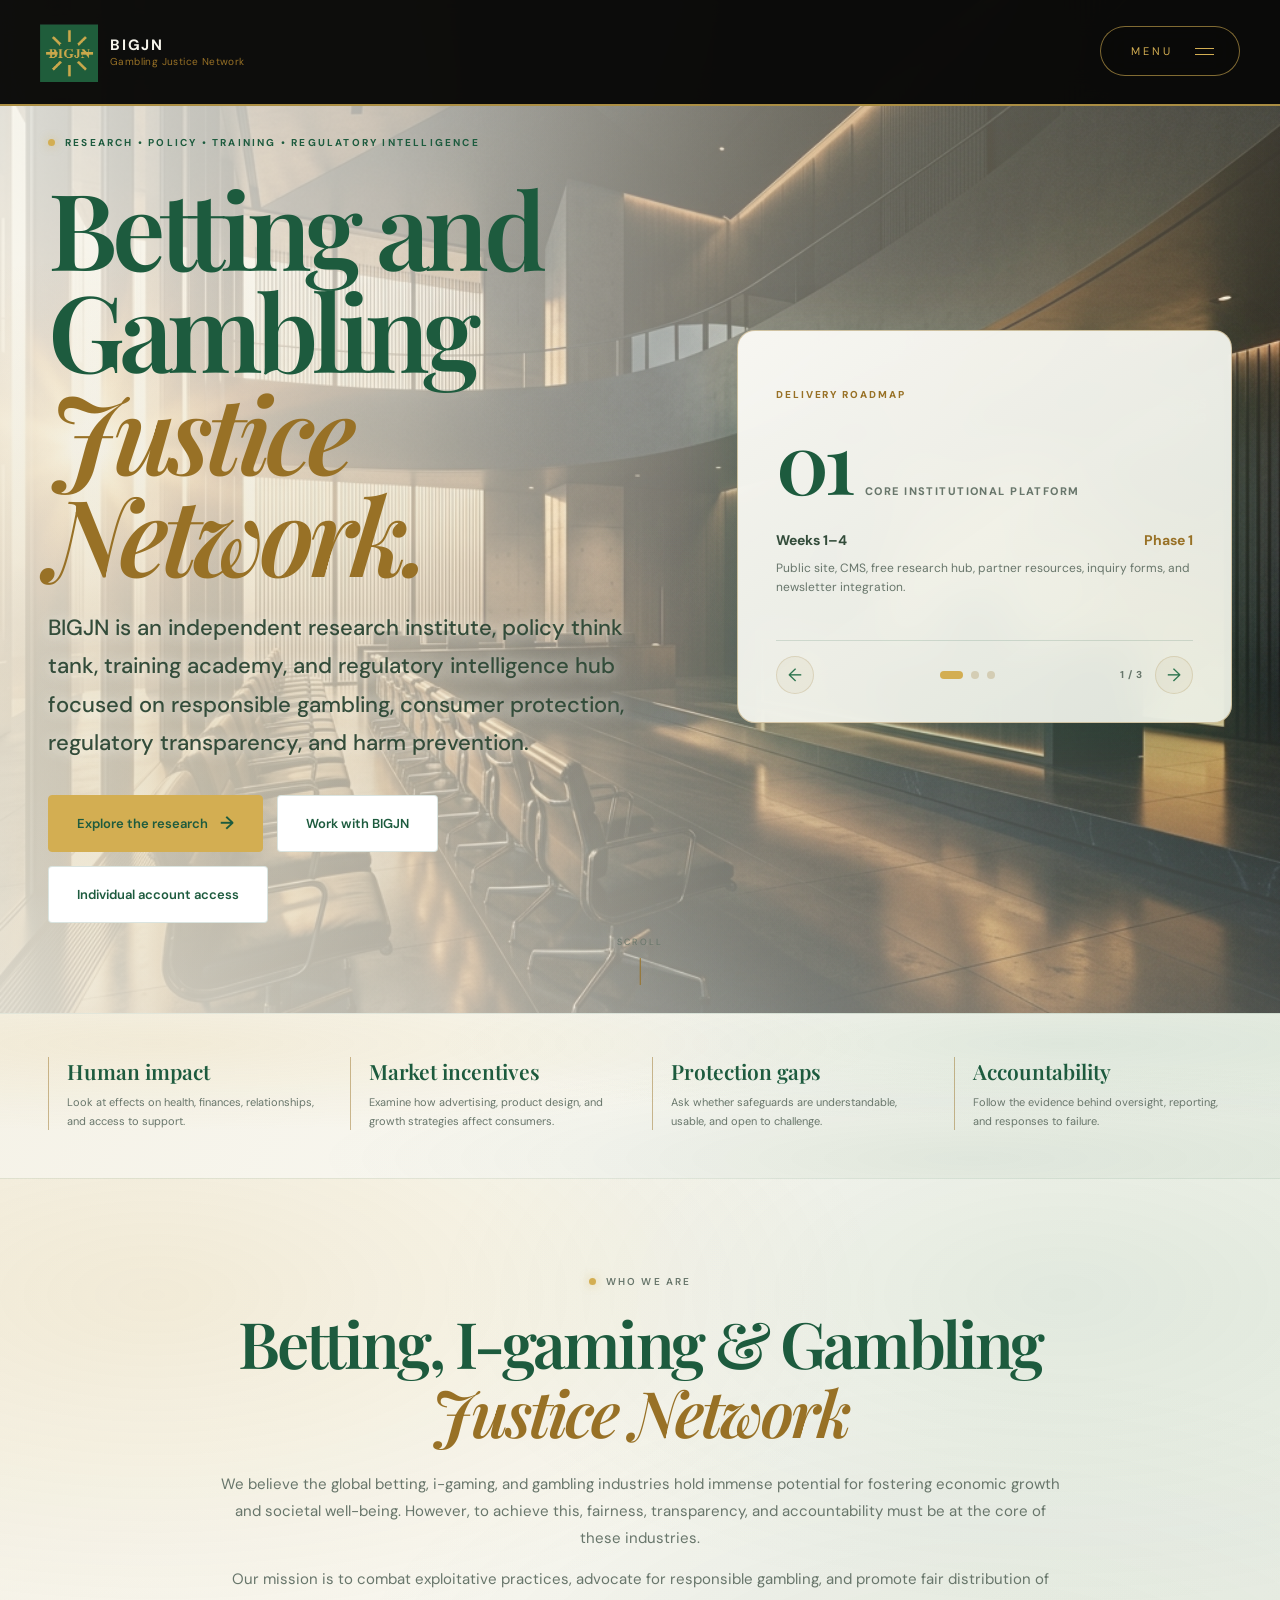
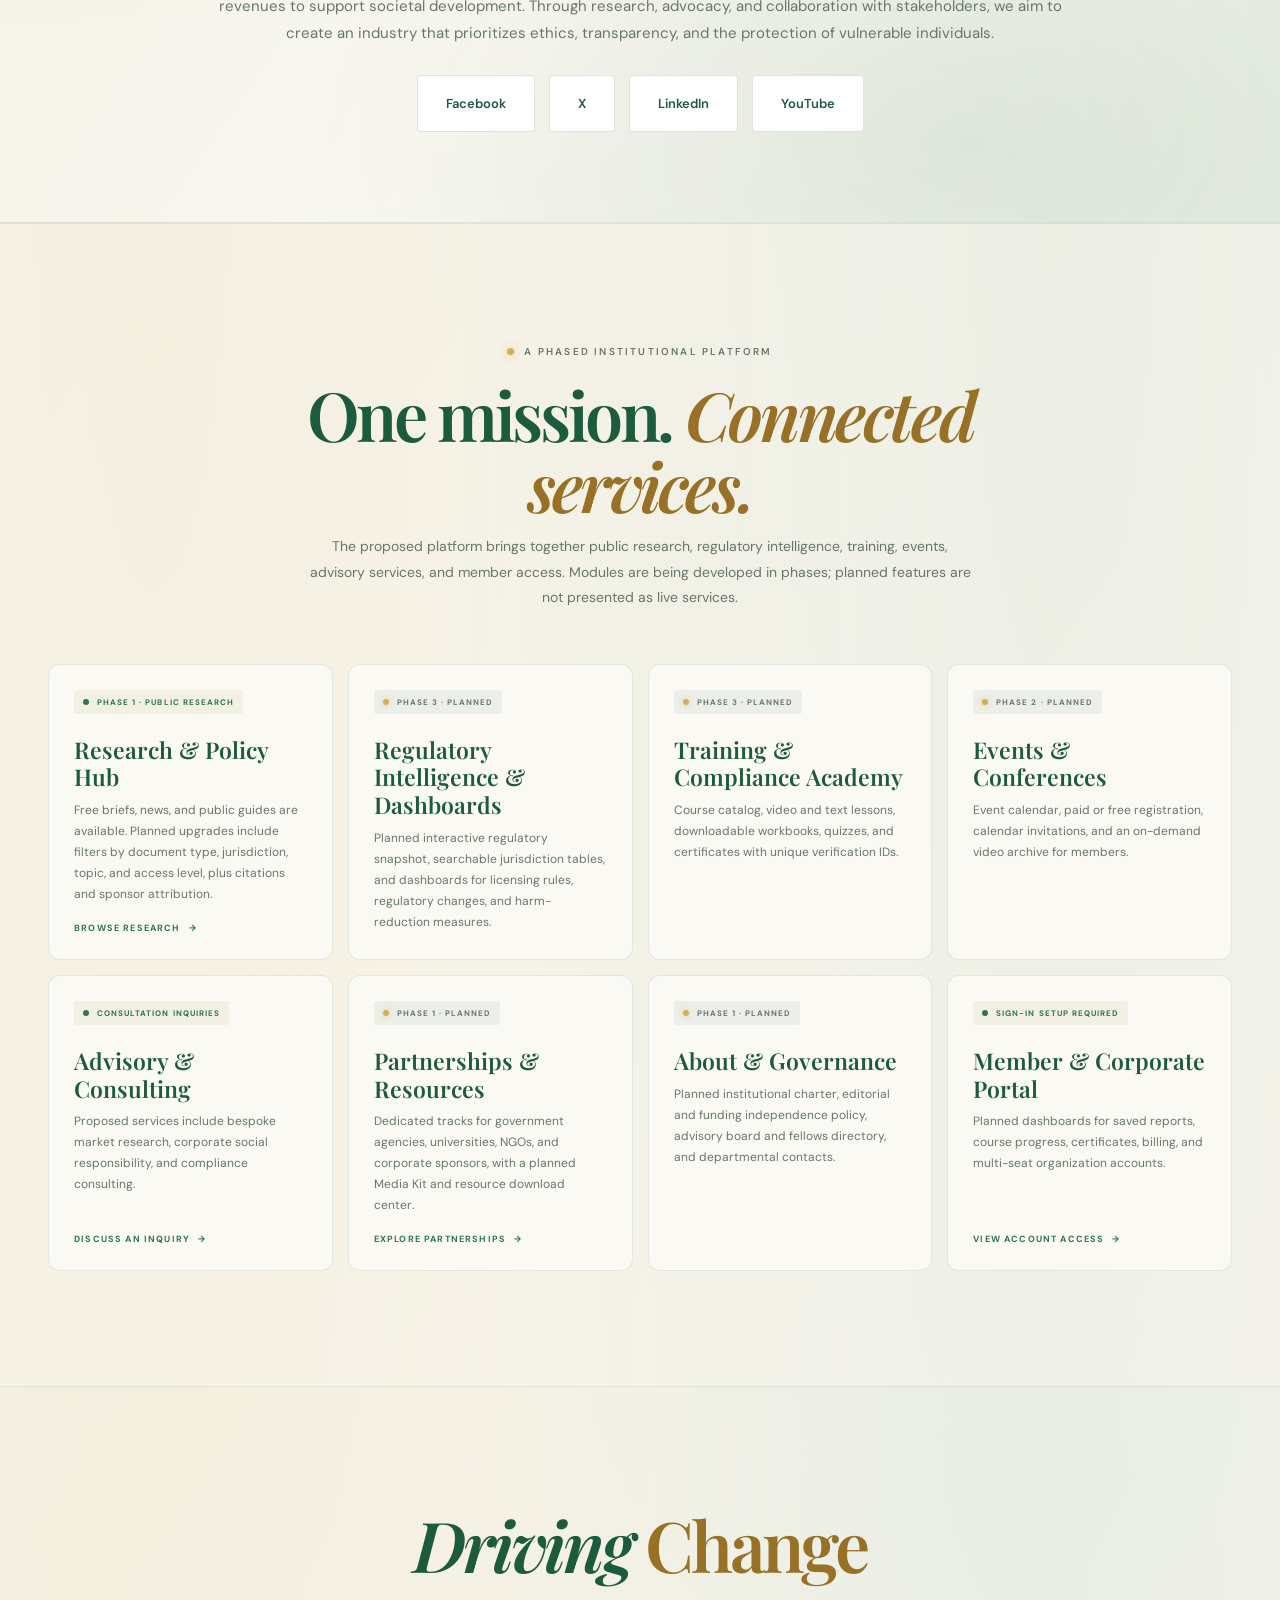
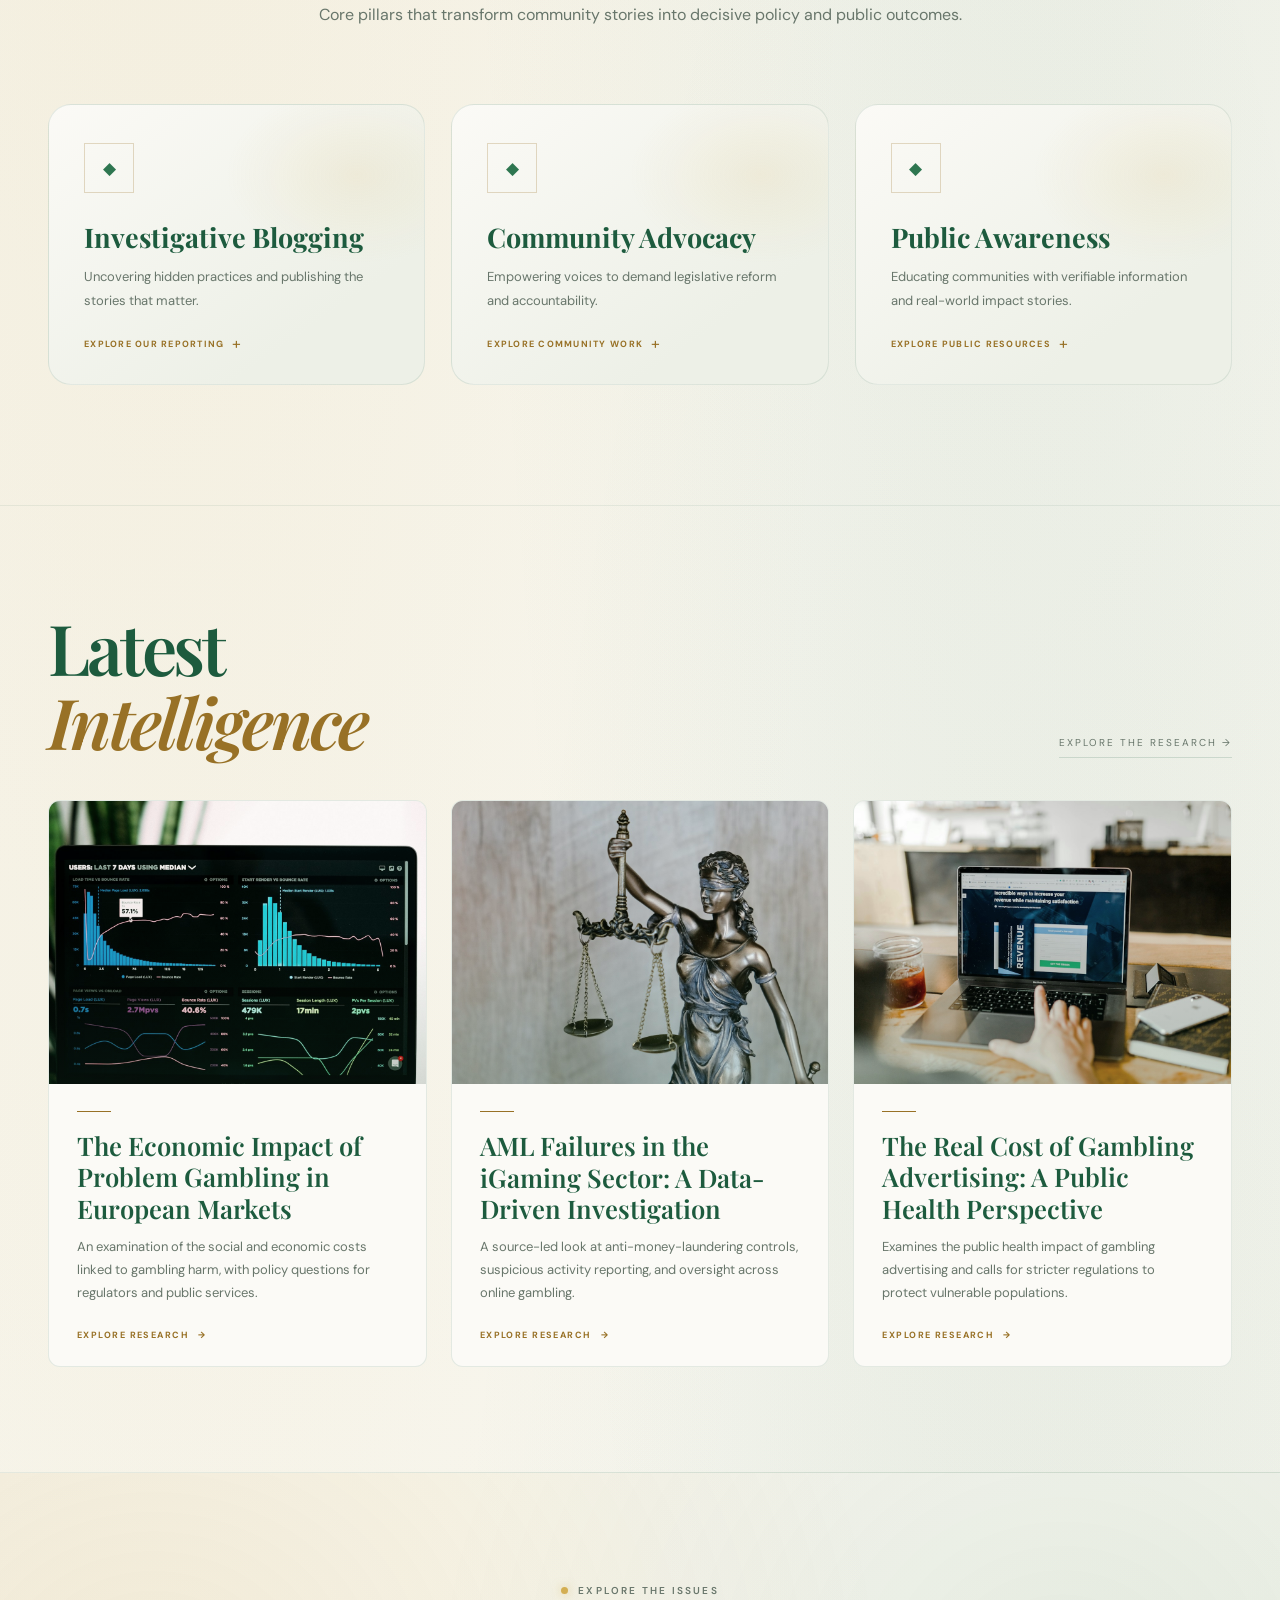
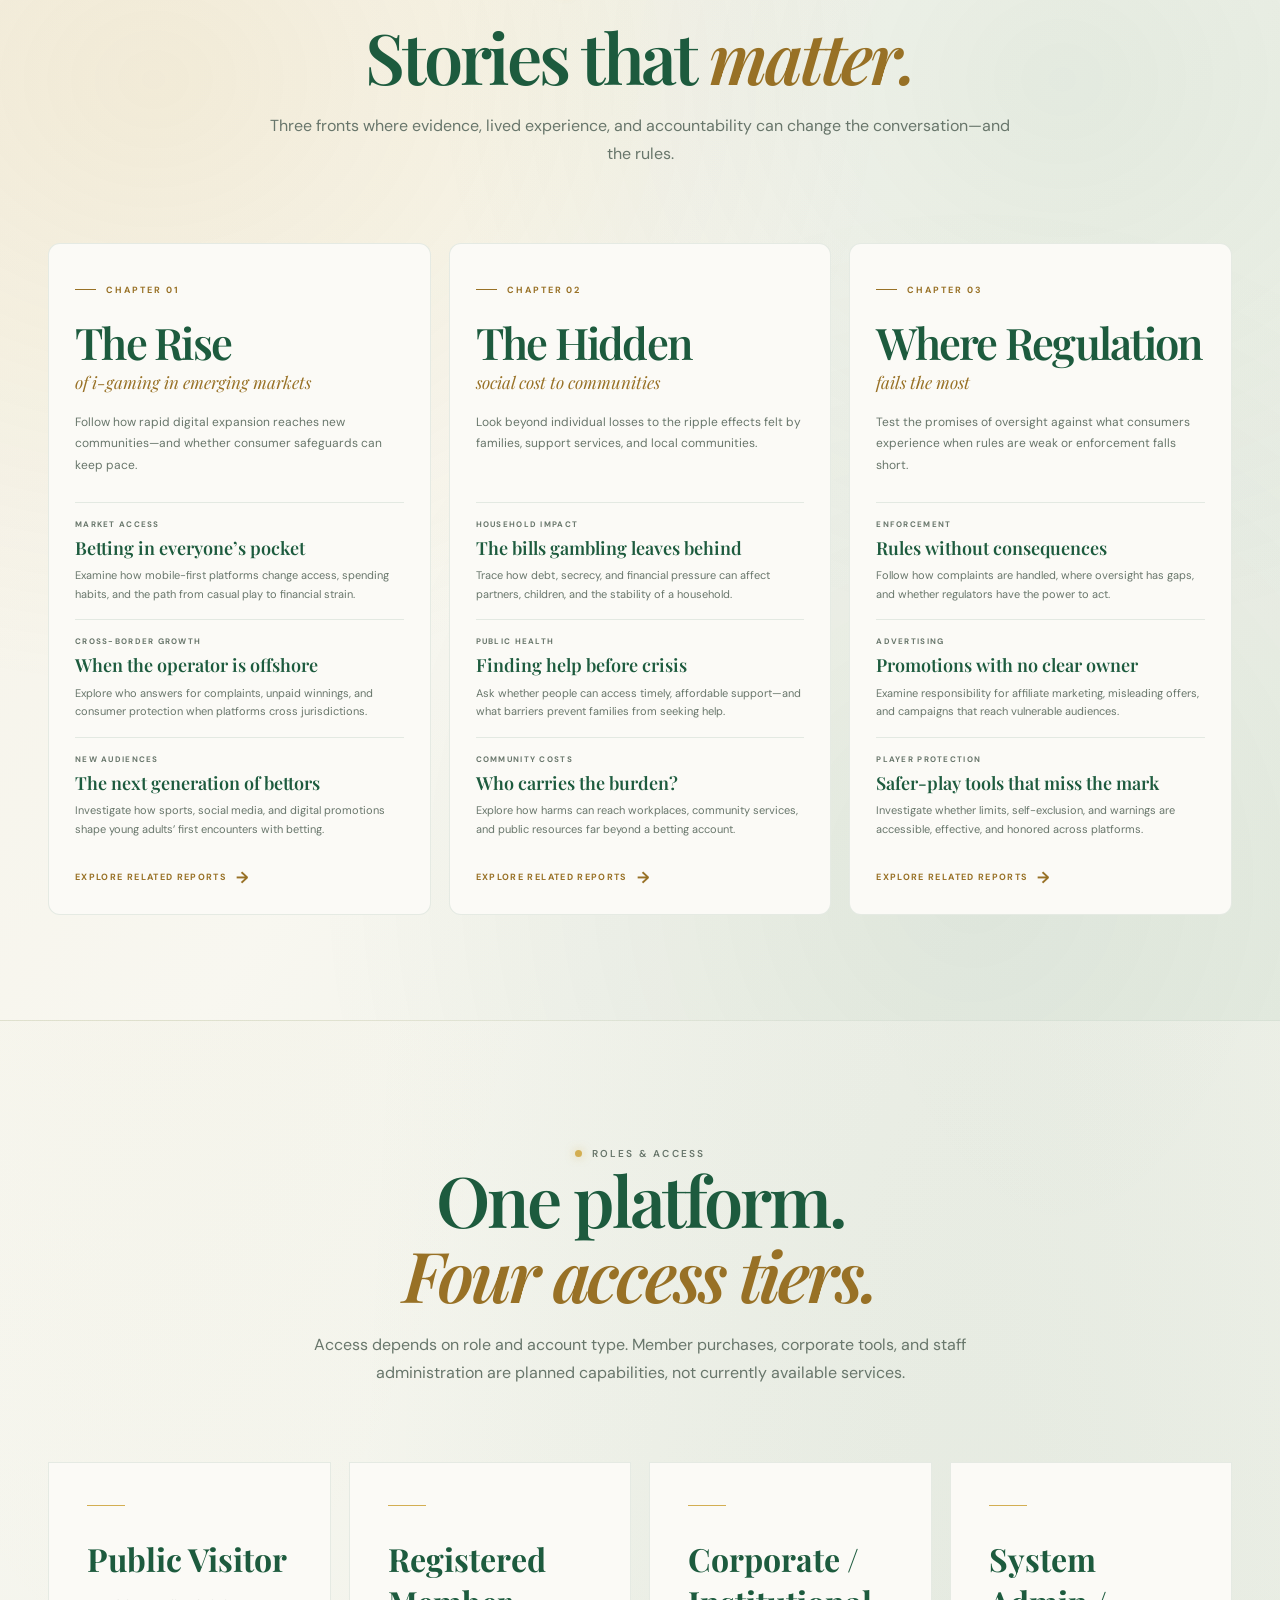
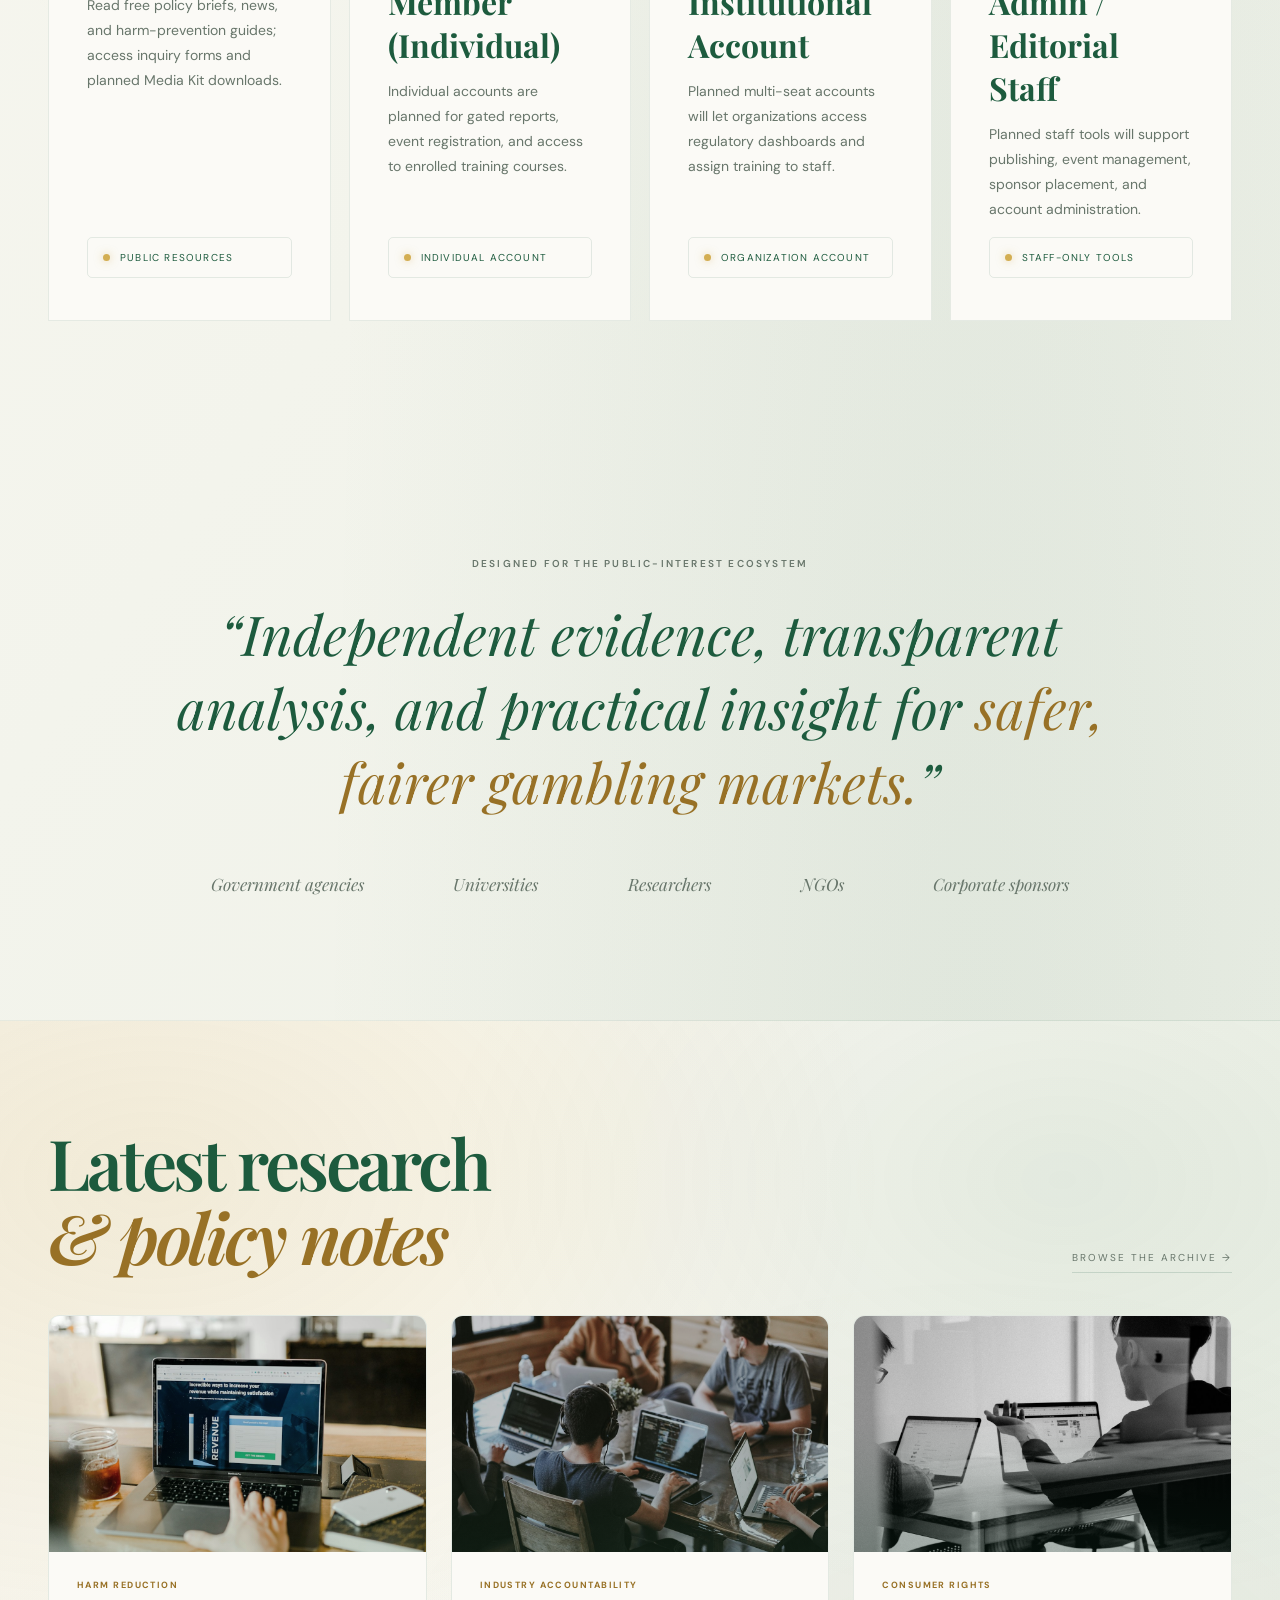
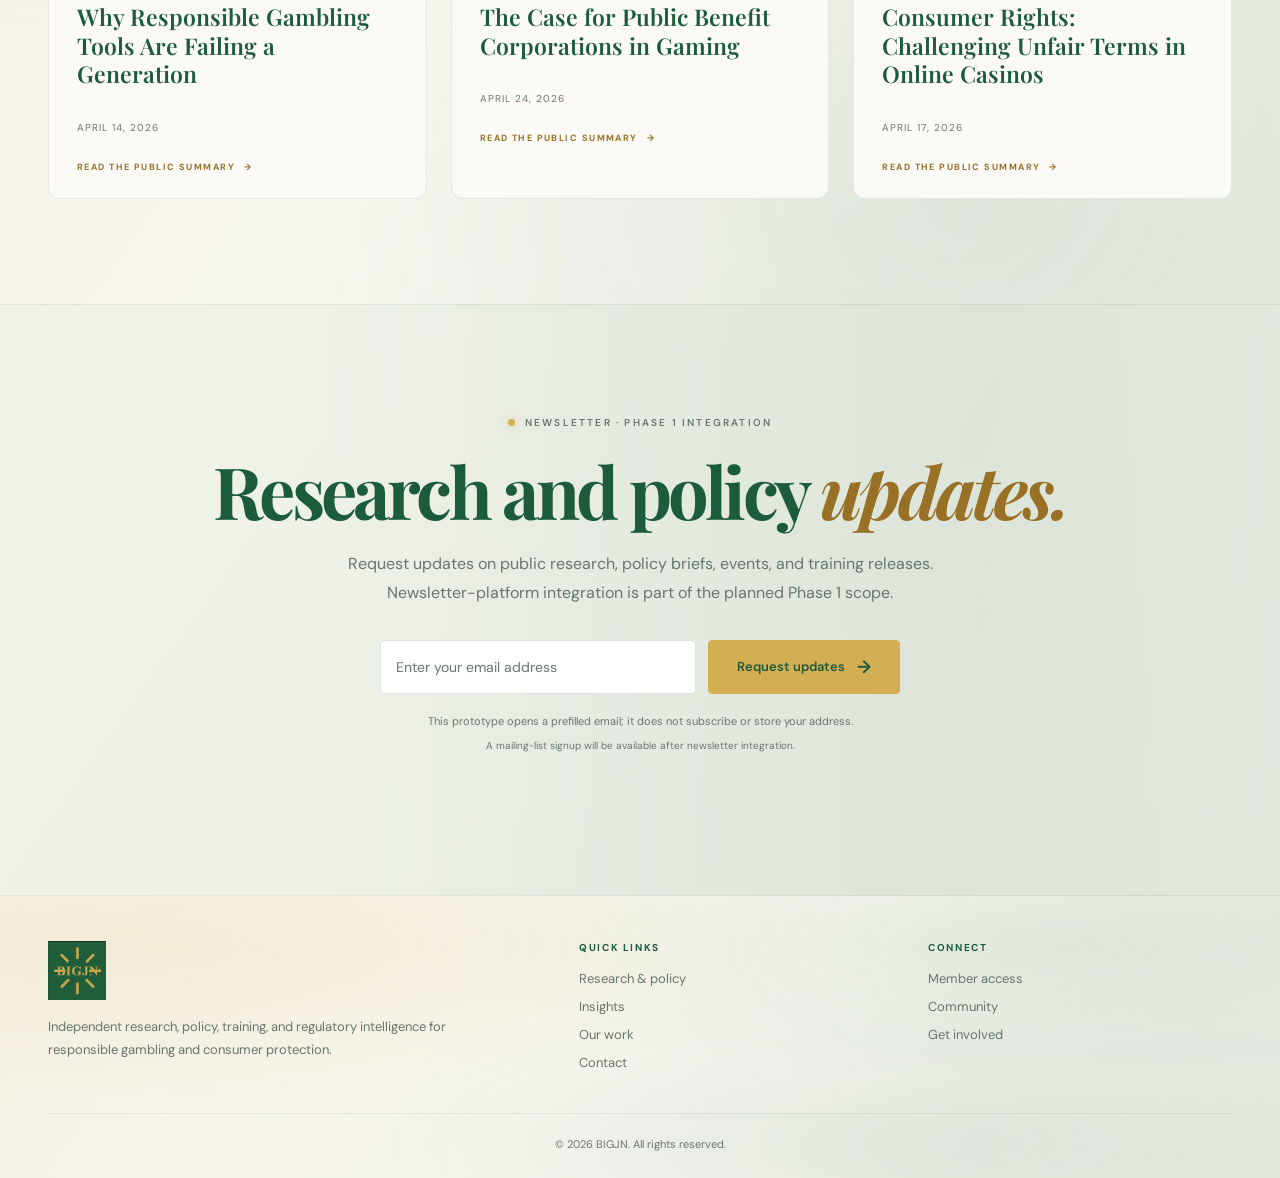
<file: index.html>
<!doctype html>
<html lang="en">
<head>
  <meta charset="utf-8">
  <meta name="viewport" content="width=device-width, initial-scale=1">
  <meta name="theme-color" content="#0a0a09">
  <meta name="description" content="BIGJN is an independent research institute, policy think tank, training academy, and regulatory intelligence hub focused on responsible gambling and consumer protection.">
  <title>BIGJN | Independent Gambling Research &amp; Policy</title>
  <link rel="icon" type="image/png" href="logo.png">
  <link rel="preconnect" href="https://fonts.googleapis.com">
  <link rel="preconnect" href="https://fonts.gstatic.com" crossorigin>
  <link href="https://fonts.googleapis.com/css2?family=DM+Sans:wght@400;500;600;700&family=Playfair+Display:ital,wght@0,500;0,600;0,700;1,500;1,600&display=swap" rel="stylesheet">
  <style>
    :root {
      color-scheme: light;
      --sapphire: #1d5b3e;
      --ocean: #2e7650;
      --jade: #d3ae52;
      --ink: var(--sapphire);
      --ink-soft: #e4eadf;
      --paper: #f7f5ec;
      --muted: #68766b;
      --gold: #987126;
      --line: rgba(29,91,62,.16);
      --backdrop: radial-gradient(ellipse at 12% 18%, rgba(211,174,82,.12), transparent 46%), radial-gradient(ellipse at 83% 18%, rgba(46,118,80,.09), transparent 42%), radial-gradient(ellipse at 76% 88%, rgba(29,91,62,.08), transparent 48%), linear-gradient(125deg, #f5f2e7 0%, #f8f7f0 48%, #e9eee4 100%);
      --serif: "Playfair Display", Georgia, serif;
      --sans: "DM Sans", Arial, sans-serif;
    }

    * { box-sizing: border-box; }
    html { scroll-behavior: smooth; scroll-padding-top: 116px; }
    body {
      margin: 0;
      background: var(--backdrop);
      color: var(--ink);
      font-family: var(--sans);
      -webkit-font-smoothing: antialiased;
    }
    body.menu-open { overflow: hidden; }
    a { color: inherit; text-decoration: none; }
    button { font: inherit; }
    .wrap { width: min(1240px, calc(100% - 96px)); margin-inline: auto; }
    .eyebrow {
      display: inline-flex;
      align-items: center;
      gap: 10px;
      color: var(--muted);
      font-size: 10px;
      font-weight: 600;
      letter-spacing: .22em;
      text-transform: uppercase;
    }
    .eyebrow::before { width: 7px; height: 7px; border-radius: 50%; background: var(--jade); box-shadow: 0 0 10px rgba(211,174,82,.55); content: ""; }
    .skip-link { position: absolute; z-index: 30; top: 10px; left: 10px; padding: 12px; transform: translateY(-160%); background: #fff; color: var(--ink); }
    .skip-link:focus { transform: translateY(0); }
    .site-brand { position: absolute; z-index: 20; top: 24px; left: max(40px, calc((100vw - 1240px) / 2)); display: flex; align-items: center; gap: 12px; width: max-content; height: 58px; }
    .site-brand img { display: block; flex: 0 0 58px; width: 58px; height: 58px; object-fit: contain; }
    .site-brand-copy { display: grid; gap: 3px; }
    .site-brand-name { color: var(--paper); font-size: 15px; font-weight: 700; letter-spacing: .12em; line-height: 1; }
    .site-brand-tagline { color: var(--gold); font-size: 10px; letter-spacing: .04em; line-height: 1.2; white-space: nowrap; }
    .brand-logo { display: block; width: 100%; height: auto; }
    .brand-logo { width: 58px; margin-bottom: 15px; }
    .site-header { position: fixed; z-index: 20; inset: 0 0 auto; height: 106px; border-bottom: 2px solid rgba(211,174,82,.8); background: rgba(10,10,9,.98); backdrop-filter: blur(16px); }
    .site-header .site-brand { top: 24px; }
    .site-header .menu-button { top: 26px; }

    .menu-button {
      position: absolute;
      z-index: 21;
      top: 40px;
      right: max(40px, calc((100vw - 1240px) / 2));
      display: flex;
      align-items: center;
      gap: 22px;
      padding: 17px 25px 17px 30px;
      color: var(--jade);
      border: 1px solid rgba(211,174,82,.6);
      border-radius: 100px;
      background: rgba(10,10,9,.75);
      backdrop-filter: blur(16px);
      cursor: pointer;
      font-size: 11px;
      letter-spacing: .28em;
      transition: border-color .25s, background .25s;
    }
    .menu-button:hover { border-color: var(--jade); background: var(--jade); color: #111; }
    .menu-icon { display: grid; gap: 5px; }
    .menu-icon span { width: 19px; height: 1px; background: var(--jade); transition: transform .25s; }
    .menu-button[aria-expanded="true"] .menu-icon span:first-child { transform: translateY(3px) rotate(45deg); }
    .menu-button[aria-expanded="true"] .menu-icon span:last-child { transform: translateY(-3px) rotate(-45deg); }
    .menu-panel {
      position: fixed;
      z-index: 19;
      inset: 0;
      display: grid;
      align-content: center;
      justify-items: end;
      padding: 100px max(56px, calc((100vw - 1240px) / 2));
      background: var(--backdrop);
      opacity: 0;
      visibility: hidden;
      transition: opacity .3s, visibility .3s;
    }
    .menu-panel.open { opacity: 1; visibility: visible; }
    .menu-panel nav { display: grid; gap: 12px; }
    .menu-panel a {
      font-family: var(--serif);
      font-size: clamp(30px, 4vw, 52px);
      font-weight: 600;
      transition: color .2s, transform .2s;
    }
    .menu-panel a:hover { color: var(--gold); transform: translateX(8px); }
    .menu-note { margin-top: 45px; color: var(--muted); font-size: 10px; letter-spacing: .18em; text-transform: uppercase; }

    .hero {
      position: relative;
      display: flex;
      min-height: 820px;
      min-height: min(960px, 100svh);
      align-items: center;
      overflow: hidden;
      isolation: isolate;
      padding: 130px 0 90px;
    }
    .hero::before {
      position: absolute;
      z-index: -2;
      inset: 0;
      background: url("hero-bg.jpg") center 48% / cover no-repeat;
      content: "";
      opacity: 1;
    }
    .hero::after {
      position: absolute;
      z-index: -1;
      inset: 0;
      background:
        radial-gradient(ellipse at 84% 22%, rgba(211,174,82,.12), transparent 44%),
        radial-gradient(ellipse at 15% 75%, rgba(152,113,38,.14), transparent 48%),
        radial-gradient(ellipse at 88% 82%, rgba(29,91,62,.08), transparent 42%),
        linear-gradient(90deg, rgba(247,245,236,.86) 0%, rgba(247,245,236,.68) 31%, rgba(247,245,236,.28) 71%, rgba(247,245,236,.1) 100%),
        linear-gradient(0deg, rgba(247,245,236,.24) 0%, transparent 35%, rgba(247,245,236,.12) 100%);
      content: "";
    }
    .hero-grid { display: grid; grid-template-columns: 1fr .88fr; align-items: center; gap: 5vw; }
    .hero-copy { position: relative; z-index: 1; max-width: 700px; }
    .hero-copy .eyebrow { margin-bottom: 27px; color: var(--sapphire); font-weight: 700; }
    h1, h2, h3, p { margin-top: 0; }
    h1 {
      margin-bottom: 25px;
      font-family: var(--serif);
      font-size: clamp(68px, 8.3vw, 114px);
      font-weight: 600;
      letter-spacing: -.055em;
      line-height: .96;
    }
    .gold { color: var(--gold); }
    .italic { font-style: italic; }
    .hero-copy > p { max-width: 590px; margin-bottom: 32px; color: #334c3a; font-size: clamp(17px, 1.8vw, 22px); font-weight: 500; line-height: 1.75; text-shadow: 0 1px 14px rgba(247,245,236,.95); }
    .actions { display: flex; flex-wrap: wrap; gap: 14px; }
    .button {
      display: inline-flex;
      min-height: 57px;
      align-items: center;
      justify-content: center;
      gap: 12px;
      padding: 0 28px;
      border: 1px solid var(--line);
      border-radius: 4px;
      background: #fff;
      color: var(--ink);
      font-size: 13px;
      font-weight: 600;
      transition: transform .2s, background .2s, border-color .2s;
    }
    .button:hover { transform: translateY(-2px); border-color: var(--ocean); }
    .button-primary { background: var(--jade); color: var(--sapphire); border-color: var(--jade); }
    .button-primary:hover { background: var(--ocean); border-color: var(--ocean); color: #fff; }
    .arrow { font-size: 18px; line-height: 1; }

    .impact-card {
      width: min(100%, 495px);
      justify-self: end;
      padding: 32px 38px 28px;
      border: 1px solid rgba(152,113,38,.36);
      border-radius: 18px;
      background: linear-gradient(145deg, rgba(251,250,246,.96), rgba(233,238,228,.94));
      box-shadow: 0 22px 64px rgba(29,91,62,.28);
      backdrop-filter: blur(24px) saturate(1.12);
    }
    .carousel-slides { min-height: 260px; }
    .carousel-slide { display: flex; min-height: 260px; flex-direction: column; justify-content: center; }
    .carousel-slide[hidden] { display: none; }
    .carousel-kicker { display: block; margin-bottom: 17px; color: #987126; font-size: 10px; font-weight: 800; letter-spacing: .19em; text-transform: uppercase; }
    .carousel-metric { display: flex; align-items: baseline; gap: 14px; }
    .carousel-number { color: var(--sapphire); font-family: var(--serif); font-size: clamp(64px, 7vw, 84px); font-weight: 600; letter-spacing: -.06em; line-height: 1; }
    .carousel-label { color: #68766b; font-size: 11px; font-weight: 800; letter-spacing: .13em; text-transform: uppercase; }
    .carousel-reach { margin-top: 29px; }
    .carousel-reach-heading { display: flex; justify-content: space-between; gap: 14px; color: #334c3a; font-size: 14px; font-weight: 700; }
    .carousel-reach-heading strong { color: #987126; }
    .carousel-summary { margin: 10px 0 0; color: var(--muted); font-size: 12px; line-height: 1.65; }
    .carousel-controls { display: grid; grid-template-columns: 38px 1fr auto 38px; align-items: center; gap: 12px; margin-top: 17px; padding-top: 15px; border-top: 1px solid rgba(29,91,62,.15); }
    .carousel-control { display: grid; width: 38px; height: 38px; place-items: center; border: 1px solid rgba(152,113,38,.18); border-radius: 50%; background: rgba(152,113,38,.06); color: var(--ocean); cursor: pointer; font-size: 18px; transition: background .2s, color .2s; }
    .carousel-control:hover { background: var(--ocean); color: #fff; }
    .carousel-control:focus-visible, .carousel-dot:focus-visible { outline: 2px solid var(--ocean); outline-offset: 3px; }
    .carousel-indicators { display: flex; justify-content: center; gap: 8px; }
    .carousel-dot { width: 8px; height: 8px; padding: 0; border: 0; border-radius: 8px; background: rgba(152,113,38,.24); cursor: pointer; transition: width .2s, background .2s; }
    .carousel-dot[aria-current="true"] { width: 23px; background: var(--jade); }
    .carousel-counter { color: #68766b; font-size: 10px; font-weight: 800; letter-spacing: .1em; }
    .sr-only { position: absolute; width: 1px; height: 1px; overflow: hidden; clip: rect(0, 0, 0, 0); white-space: nowrap; clip-path: inset(50%); }
    .scroll-cue { position: absolute; bottom: 28px; left: 50%; color: var(--muted); font-size: 9px; letter-spacing: .25em; text-transform: uppercase; transform: translateX(-50%); }
    .scroll-cue::after { display: block; width: 1px; height: 27px; margin: 10px auto 0; background: var(--gold); content: ""; }

    .focus-strip { padding: 43px 0 48px; border-block: 1px solid rgba(29,91,62,.09); background: var(--backdrop); }
    .focus-grid { display: grid; grid-template-columns: repeat(4, minmax(0, 1fr)); gap: 24px; }
    .focus-item { padding-left: 18px; border-left: 1px solid rgba(152,113,38,.48); }
    .focus-item h2 { margin: 0 0 8px; font-family: var(--serif); font-size: 21px; font-weight: 600; }
    .focus-item p { margin: 0; color: var(--muted); font-size: 11px; line-height: 1.7; }
    .who-we-are { padding: 90px 0; border-bottom: 1px solid rgba(29,91,62,.09); background: var(--backdrop); text-align: center; }
    .who-we-are-content { max-width: 850px; margin: 0 auto; }
    .who-we-are h2 { margin: 18px 0 24px; font-family: var(--serif); font-size: clamp(38px, 5.5vw, 64px); font-weight: 600; letter-spacing: -.045em; line-height: 1.08; }
    .who-we-are-copy { color: var(--muted); font-size: 15px; line-height: 1.8; }
    .who-we-are-copy p { margin-bottom: 14px; }
    .who-we-are-socials { justify-content: center; margin-top: 28px; }
    section[id] { scroll-margin-top: 116px; }

    .platform-section { padding: 115px 0; border-block: 1px solid rgba(29,91,62,.09); background: rgba(247,245,236,.38); }
    .platform-heading { max-width: 780px; margin: 0 auto 54px; text-align: center; }
    .platform-heading h2 { margin: 18px 0 14px; font-family: var(--serif); font-size: clamp(42px, 5.7vw, 68px); font-weight: 600; letter-spacing: -.05em; line-height: 1.05; }
    .platform-heading p { max-width: 670px; margin: 0 auto; color: var(--muted); font-size: 14px; line-height: 1.8; }
    .platform-grid { display: grid; grid-template-columns: repeat(4, minmax(0, 1fr)); gap: 15px; }
    .platform-card { display: flex; min-height: 242px; flex-direction: column; align-items: flex-start; padding: 25px; border: 1px solid rgba(29,91,62,.11); border-radius: 12px; background: rgba(251,250,246,.9); transition: transform .25s, border-color .25s, box-shadow .25s; }
    a.platform-card:hover { transform: translateY(-4px); border-color: rgba(152,113,38,.35); box-shadow: 0 14px 32px rgba(29,91,62,.08); }
    .platform-status { display: inline-flex; align-items: center; gap: 8px; padding: 7px 9px; border-radius: 3px; background: rgba(152,113,38,.08); color: var(--ocean); font-size: 8px; font-weight: 700; letter-spacing: .13em; text-transform: uppercase; }
    .platform-status::before { width: 6px; height: 6px; border-radius: 50%; background: var(--ocean); content: ""; }
    .platform-status.planned { background: rgba(29,91,62,.06); color: var(--muted); }
    .platform-status.planned::before { background: var(--jade); box-shadow: 0 0 7px rgba(211,174,82,.65); }
    .platform-card h3 { margin: 22px 0 9px; font-family: var(--serif); font-size: 23px; font-weight: 600; line-height: 1.2; }
    .platform-card p { margin: 0; color: var(--muted); font-size: 12px; line-height: 1.75; }
    .platform-card-cta { display: inline-flex; gap: 8px; margin-top: auto; padding-top: 17px; color: var(--ocean); font-size: 9px; font-weight: 700; letter-spacing: .13em; text-transform: uppercase; }
    section.content-section { padding: 120px 0; }
    .section-heading { max-width: 760px; margin: 0 auto 75px; text-align: center; }
    .section-heading h2 {
      margin-bottom: 18px;
      font-family: var(--serif);
      font-size: clamp(44px, 6vw, 70px);
      font-weight: 600;
      letter-spacing: -.045em;
      line-height: 1.08;
    }
    .section-heading p { margin-bottom: 0; color: var(--muted); font-size: 16px; line-height: 1.75; }
    .pillars { display: grid; grid-template-columns: repeat(3, 1fr); gap: 26px; }
    .pillar {
      min-height: 270px;
      border: 1px solid rgba(29,91,62,.11);
      border-radius: 23px;
      background: radial-gradient(ellipse at 82% 25%, rgba(211,174,82,.12), transparent 30%), linear-gradient(145deg, #fbfaf6, #edf0e7 75%);
      transition: border-color .3s, background .3s;
    }
    .pillar:hover, .pillar[open] { border-color: rgba(152,113,38,.35); }
    .pillar-toggle { display: block; min-height: 270px; padding: 38px 35px 30px; cursor: pointer; list-style: none; }
    .pillar-toggle::-webkit-details-marker { display: none; }
    .pillar-toggle:focus-visible { outline: 2px solid var(--ocean); outline-offset: -5px; border-radius: inherit; }
    .pillar-icon { display: grid; width: 50px; height: 50px; margin-bottom: 28px; place-items: center; border: 1px solid rgba(152,113,38,.25); color: var(--ocean); font-size: 17px; transition: background .25s, transform .35s; }
    .pillar[open] .pillar-icon { transform: rotate(45deg); background: rgba(211,174,82,.2); }
    .pillar h3 { margin-bottom: 12px; font-family: var(--serif); font-size: 27px; line-height: 1.2; }
    .pillar-summary { margin: 0; color: var(--muted); font-size: 13px; line-height: 1.8; }
    .pillar-more { display: inline-flex; align-items: center; gap: 8px; margin-top: 21px; color: var(--gold); font-size: 9px; font-weight: 700; letter-spacing: .14em; text-transform: uppercase; }
    .pillar-more::after { content: "+"; font-size: 16px; font-weight: 400; transition: transform .25s; }
    .pillar[open] .pillar-more::after { transform: rotate(45deg); }
    .pillar-details { padding: 0 35px 30px; animation: pillar-reveal .25s ease-out; }
    .pillar-details p { margin: 0 0 14px; color: var(--muted); font-size: 13px; line-height: 1.8; }
    .pillar-details h4 { margin: 19px 0 9px; color: var(--ink); font-family: var(--serif); font-size: 18px; }
    .pillar-details ul { display: grid; gap: 9px; margin: 0; padding: 0; list-style: none; }
    .pillar-details li { position: relative; padding-left: 16px; color: var(--muted); font-size: 12px; line-height: 1.65; }
    .pillar-details li::before { position: absolute; top: .65em; left: 0; width: 6px; height: 1px; background: var(--gold); content: ""; }
    .pillar-link { display: inline-flex; margin-top: 19px; color: var(--gold); font-size: 10px; font-weight: 700; letter-spacing: .12em; text-transform: uppercase; }
    .pillar-link:hover { text-decoration: underline; }
    @keyframes pillar-reveal { from { opacity: 0; transform: translateY(-5px); } to { opacity: 1; transform: translateY(0); } }

    .image-section { padding: 105px 0; border-top: 1px solid rgba(29,91,62,.08); }
    .image-section.alt { background: var(--backdrop); }
    .image-section-heading { display: flex; align-items: end; justify-content: space-between; gap: 24px; margin-bottom: 42px; }
    .image-section-heading h2 { margin: 0; font-family: var(--serif); font-size: clamp(42px, 6vw, 70px); font-weight: 600; letter-spacing: -.045em; line-height: 1.05; }
    .section-link { padding-bottom: 8px; border-bottom: 1px solid var(--line); color: var(--muted); font-size: 10px; letter-spacing: .2em; text-transform: uppercase; white-space: nowrap; transition: color .2s, border-color .2s; }
    .section-link:hover { border-color: var(--gold); color: var(--gold); }
    .image-grid { display: grid; grid-template-columns: repeat(3, minmax(0, 1fr)); gap: 24px; }
    .image-card { display: flex; min-width: 0; flex-direction: column; overflow: hidden; border: 1px solid rgba(29,91,62,.11); border-radius: 12px; background: #fbfaf6; transition: transform .3s, border-color .3s; }
    .image-card:hover { transform: translateY(-5px); border-color: rgba(152,113,38,.35); }
    .image-card-photo { position: relative; overflow: hidden; aspect-ratio: 4 / 3; background: var(--ink-soft); }
    .blog-grid .image-card-photo { aspect-ratio: 16 / 10; }
    .image-card-photo img { display: block; width: 100%; height: 100%; object-fit: cover; filter: grayscale(20%); transition: transform .65s, filter .4s; }
    .image-card:hover .image-card-photo img { transform: scale(1.06); filter: grayscale(0); }
    .image-card-photo::after { position: absolute; inset: 45% 0 0; background: linear-gradient(transparent, rgba(29,91,62,.16)); content: ""; pointer-events: none; }
    .image-card-copy { display: flex; flex: 1; flex-direction: column; align-items: start; padding: 27px 28px 25px; }
    .image-card-rule { width: 34px; height: 1px; margin-bottom: 17px; background: var(--gold); transition: width .4s; }
    .image-card:hover .image-card-rule { width: 100%; }
    .image-card h3 { margin: 0 0 12px; font-family: var(--serif); font-size: clamp(21px, 2vw, 27px); font-weight: 600; line-height: 1.25; transition: color .2s; }
    .image-card:hover h3 { color: var(--gold); }
    .image-card p { margin: 0; color: var(--muted); font-size: 13px; line-height: 1.75; }
    .image-card-cta { display: inline-flex; align-items: center; gap: 9px; margin-top: 24px; color: var(--gold); font-size: 9px; font-weight: 700; letter-spacing: .16em; text-transform: uppercase; }
    .blog-category { margin-bottom: 12px; color: var(--gold); font-size: 9px; font-weight: 700; letter-spacing: .16em; text-transform: uppercase; }
    .blog-card h3 { font-size: 23px; }
    .blog-date { margin-top: 18px !important; color: var(--muted) !important; font-size: 10px !important; letter-spacing: .1em; }

    .chapters { padding: 105px 0; overflow: hidden; border-top: 1px solid rgba(29,91,62,.09); border-bottom: 1px solid rgba(29,91,62,.09); background: var(--backdrop); }
    .chapter-list { display: grid; grid-template-columns: repeat(3, minmax(0, 1fr)); gap: 18px; }
    .chapter {
      min-width: 0;
      padding: 30px 26px 26px;
      border: 1px solid rgba(29,91,62,.1);
      border-radius: 12px;
      background: #fbfaf6;
      transition: transform .25s, border-color .25s, background .25s;
    }
    .chapter:hover { transform: translateY(-4px); border-color: rgba(152,113,38,.3); background: linear-gradient(150deg, rgba(152,113,38,.07), #fbfaf6 72%); }
    .chapter-number { display: inline-flex; align-items: center; gap: 10px; color: var(--gold); font-size: 9px; font-weight: 700; letter-spacing: .22em; }
    .chapter-number::before { width: 21px; height: 1px; background: var(--gold); content: ""; }
    .chapter h3 { margin: 24px 0 5px; font-family: var(--serif); font-size: clamp(34px, 3.4vw, 45px); font-weight: 600; letter-spacing: -.04em; line-height: 1.04; }
    .chapter-subtitle { margin: 0; color: var(--gold); font-family: var(--serif); font-size: 17px; font-style: italic; line-height: 1.45; }
    .chapter-intro { min-height: 67px; margin: 17px 0 23px; color: var(--muted); font-size: 12px; line-height: 1.8; }
    .chapter-stories { display: grid; }
    .chapter-story { padding: 16px 0; border-top: 1px solid rgba(29,91,62,.11); }
    .chapter-story-label { display: block; margin-bottom: 7px; color: var(--muted); font-size: 8px; font-weight: 700; letter-spacing: .16em; text-transform: uppercase; }
    .chapter-story h4 { margin: 0 0 6px; color: var(--ink); font-family: var(--serif); font-size: 18px; font-weight: 600; line-height: 1.35; }
    .chapter-story p { margin: 0; color: var(--muted); font-size: 11px; line-height: 1.7; }
    .chapter-more { display: inline-flex; align-items: center; gap: 9px; margin-top: 12px; color: var(--gold); font-size: 9px; font-weight: 700; letter-spacing: .15em; text-transform: uppercase; }
    .chapter-more span { font-size: 16px; transition: transform .2s; }
    .chapter-more:hover span { transform: translateX(4px); }

    .audiences { display: grid; grid-template-columns: repeat(4, minmax(0, 1fr)); gap: 18px; }
    .audience { display: flex; min-height: 330px; flex-direction: column; padding: 42px 38px; border: 1px solid rgba(29,91,62,.1); background: #fbfaf6; transition: border-color .25s, background .25s; }
    .audience:hover { border-color: rgba(152,113,38,.3); background: #edf0e7; }
    .audience-rule { width: 38px; height: 1px; margin-bottom: 31px; background: var(--jade); }
    .audience h3 { margin-bottom: 13px; font-family: var(--serif); font-size: 32px; }
    .audience p { flex: 1; color: var(--muted); font-size: 14px; line-height: 1.8; }
    .access { display: flex; align-items: center; gap: 10px; padding: 13px 15px; border: 1px solid rgba(29,91,62,.11); border-radius: 5px; color: var(--ink); font-size: 10px; letter-spacing: .12em; text-transform: uppercase; }
    .access::before { width: 7px; height: 7px; border-radius: 50%; background: var(--jade); box-shadow: 0 0 8px rgba(211,174,82,.5); content: ""; }

    .community { padding: 110px 0 125px; text-align: center; }
    .community .eyebrow::before { display: none; }
    .quote { max-width: 1000px; margin: 24px auto 55px; font-family: var(--serif); font-size: clamp(30px, 4.7vw, 55px); font-style: italic; line-height: 1.35; }
    .partners { display: flex; flex-wrap: wrap; justify-content: center; gap: 30px clamp(35px, 7vw, 100px); color: var(--muted); font-family: var(--serif); font-size: 17px; font-style: italic; }
    .join { padding: 105px 0 115px; border-top: 1px solid rgba(29,91,62,.09); text-align: center; }
    .join h2 { max-width: 980px; margin: 21px auto; font-family: var(--serif); font-size: clamp(42px, 6vw, 72px); letter-spacing: -.05em; line-height: 1.08; }
    .join p { max-width: 650px; margin: 0 auto 32px; color: var(--muted); font-size: 16px; line-height: 1.8; }
    .subscribe-form { display: flex; max-width: 520px; justify-content: center; gap: 12px; margin: 0 auto; }
    .subscribe-form input { flex: 1; min-width: 0; min-height: 54px; padding: 12px 15px; border: 1px solid rgba(29,91,62,.16); border-radius: 5px; outline: none; background: #fff; color: var(--ink); font: 14px var(--sans); }
    .subscribe-form input::placeholder { color: var(--muted); }
    .subscribe-form input:focus { border-color: var(--ocean); box-shadow: 0 0 0 3px rgba(152,113,38,.14); }
    .subscribe-form .button { min-height: 54px; cursor: pointer; }
    .join .join-note { margin: 18px auto 0; font-size: 11px; }
    .join .join-disclosure { margin: 5px auto 0; color: var(--muted); font-size: 10px; }
    .join-status { min-height: 1.2em; margin: 12px auto 0 !important; color: var(--muted) !important; font-size: 11px !important; }
    .contact-section { padding: 105px 0 115px; overflow: hidden; border-top: 1px solid rgba(29,91,62,.09); background: var(--backdrop); }
    .contact-section, .contact-section * { min-width: 0; }
    .contact-heading { max-width: 820px; margin-bottom: 48px; }
    .contact-heading h2 { margin: 20px 0 18px; font-family: var(--serif); font-size: clamp(44px, 7vw, 78px); font-weight: 600; letter-spacing: -.05em; line-height: 1.04; }
    .contact-heading > p { max-width: 700px; margin: 0; color: var(--muted); font-size: 16px; line-height: 1.8; }
    .contact-summary { display: grid; grid-template-columns: repeat(3, minmax(0, 1fr)); gap: 14px; margin-bottom: 50px; }
    .contact-summary-item { padding: 20px 22px; border: 1px solid rgba(29,91,62,.09); border-radius: 10px; background: #fbfaf6; }
    .contact-summary-item span { display: block; margin-bottom: 9px; color: var(--muted); font-size: 9px; font-weight: 600; letter-spacing: .17em; text-transform: uppercase; }
    .contact-summary-item strong { font-family: var(--serif); font-size: clamp(16px, 2vw, 21px); font-weight: 500; overflow-wrap: anywhere; }
    .contact-layout { display: grid; grid-template-columns: minmax(0, .9fr) minmax(0, 1.1fr); align-items: start; gap: 26px; }
    .contact-paths, .contact-form { padding: clamp(23px, 4vw, 38px); border: 1px solid rgba(29,91,62,.1); border-radius: 14px; background: #fbfaf6; }
    .contact-panel-heading { margin-bottom: 24px; }
    .contact-panel-heading span { color: var(--gold); font-size: 9px; font-weight: 700; letter-spacing: .2em; text-transform: uppercase; }
    .contact-panel-heading h3 { margin: 10px 0 0; font-family: var(--serif); font-size: clamp(25px, 3vw, 34px); font-weight: 500; line-height: 1.2; }
    .contact-path-list { display: grid; gap: 12px; }
    .contact-path { display: grid; grid-template-columns: 42px minmax(0, 1fr); align-items: start; gap: 14px; padding: 17px; border: 1px solid rgba(29,91,62,.09); border-radius: 9px; background: #edf0e7; }
    .contact-path-icon { display: grid; width: 40px; height: 40px; place-items: center; border: 1px solid rgba(152,113,38,.25); border-radius: 50%; color: var(--ocean); font-size: 14px; }
    .contact-path h4 { margin: 1px 0 6px; font-family: var(--serif); font-size: 18px; font-weight: 600; }
    .contact-path p { margin: 0 0 7px; color: var(--muted); font-size: 12px; line-height: 1.65; }
    .contact-path a { color: var(--gold); font-size: 12px; overflow-wrap: anywhere; }
    .contact-path a:hover { text-decoration: underline; }
    .contact-guidance { display: grid; gap: 10px; margin-top: 20px; }
    .contact-guidance p { margin: 0; padding: 13px 15px; border-left: 2px solid rgba(152,113,38,.5); background: rgba(152,113,38,.04); color: var(--muted); font-size: 12px; line-height: 1.65; }
    .contact-form { display: grid; gap: 17px; }
    .contact-form .contact-panel-heading { margin-bottom: 0; }
    .contact-fields-row { display: grid; grid-template-columns: repeat(2, minmax(0, 1fr)); gap: 14px; }
    .contact-field { display: grid; gap: 8px; }
    .contact-field label { color: var(--ink); font-size: 11px; font-weight: 600; }
    .contact-field input, .contact-field select, .contact-field textarea {
      display: block;
      width: 100%;
      max-width: 100%;
      min-height: 48px;
      padding: 12px 14px;
      border: 1px solid rgba(29,91,62,.16);
      border-radius: 6px;
      outline: none;
      background: #fff;
      color: var(--ink);
      font: 13px var(--sans);
    }
    .contact-field textarea { min-height: 145px; resize: vertical; line-height: 1.65; }
    .contact-field input::placeholder, .contact-field textarea::placeholder { color: var(--muted); }
    .contact-field input:focus, .contact-field select:focus, .contact-field textarea:focus { border-color: var(--ocean); box-shadow: 0 0 0 3px rgba(152,113,38,.14); }
    .contact-submit { justify-self: start; min-height: 51px; border: 0; cursor: pointer; }
    .contact-form-note { margin: -5px 0 0; color: var(--muted); font-size: 10px; line-height: 1.6; }
    .contact-status { min-height: 1.2em; margin: 0; color: var(--gold); font-size: 12px; }
    footer { padding: 45px 0 27px; border-top: 1px solid rgba(29,91,62,.09); background: var(--backdrop); }
    .footer-grid { display: grid; grid-template-columns: 1.6fr 1fr 1fr; gap: 45px; padding-bottom: 42px; }
    .brand { margin: 0 0 13px; color: var(--gold); font-family: var(--serif); font-size: 25px; font-style: italic; }
    .footer-blurb { max-width: 400px; margin: 0; color: var(--muted); font-size: 13px; line-height: 1.8; }
    .footer-title { margin-bottom: 16px; color: var(--ink); font-size: 10px; letter-spacing: .16em; text-transform: uppercase; }
    .footer-links { display: grid; gap: 11px; color: var(--muted); font-size: 13px; }
    .footer-links a:hover { color: var(--gold); }
    .copyright { padding-top: 23px; border-top: 1px solid rgba(29,91,62,.09); color: var(--muted); font-size: 11px; text-align: center; }

    @media (max-width: 900px) {
      .hero { min-height: 900px; }
      .hero-grid { grid-template-columns: 1fr; gap: 45px; }
      .impact-card { justify-self: start; width: min(100%, 520px); }
      .focus-grid { grid-template-columns: repeat(2, minmax(0, 1fr)); }
      .who-we-are { padding: 75px 0; }
      .platform-grid { grid-template-columns: repeat(2, minmax(0, 1fr)); }
      .hero::after { background: radial-gradient(ellipse at 84% 22%, rgba(211,174,82,.12), transparent 44%), radial-gradient(ellipse at 15% 75%, rgba(152,113,38,.14), transparent 48%), radial-gradient(ellipse at 88% 82%, rgba(29,91,62,.08), transparent 42%), linear-gradient(90deg, rgba(247,245,236,.86), rgba(247,245,236,.4)), linear-gradient(0deg, rgba(247,245,236,.24), transparent 80%); }
      .pillars { grid-template-columns: minmax(0, 1fr); gap: 16px; }
      .audiences { grid-template-columns: repeat(2, minmax(0, 1fr)); gap: 16px; }
      .pillar, .audience { padding: 32px 27px; }
      .pillar h3, .audience h3 { font-size: 26px; }
      .image-grid { gap: 15px; }
      .image-card-copy { padding: 22px 20px; }
      .contact-layout { grid-template-columns: minmax(0, 1fr); gap: 18px; }
      .chapter-list { grid-template-columns: minmax(0, 1fr); gap: 14px; }
      .chapter-intro { min-height: 0; }
    }
    @media (max-width: 640px) {
      .wrap { width: calc(100% - 40px); }
      .site-header { height: 76px; }
      .site-header .site-brand { top: 10px; left: 20px; gap: 9px; height: 48px; }
      .site-header .site-brand img { flex-basis: 48px; width: 48px; height: 48px; }
      .site-brand-name { font-size: 12px; }
      .site-brand-tagline { font-size: 9px; }
      .site-header .menu-button { top: 13px; right: 20px; }
      .menu-button { padding: 13px 17px 13px 20px; }
      .hero { min-height: auto; padding: 145px 0 82px; }
      .hero-grid { gap: 40px; }
      .hero-copy .eyebrow { font-size: 9px; letter-spacing: .16em; }
      h1 { font-size: clamp(57px, 16vw, 82px); }
      .hero-copy > p { font-size: 16px; line-height: 1.75; }
      .button { min-height: 53px; padding-inline: 19px; font-size: 12px; }
      .impact-card { padding: 25px 22px 23px; border-radius: 16px; }
      .scroll-cue { display: none; }
      .focus-grid { grid-template-columns: 1fr; gap: 18px; }
      .who-we-are { padding: 65px 0; }
      .who-we-are-copy { font-size: 14px; }
      .focus-item { padding-left: 15px; }
      .platform-section { padding: 82px 0; }
      .platform-heading { margin-bottom: 35px; }
      .platform-heading h2 { font-size: 43px; }
      .platform-grid { grid-template-columns: 1fr; gap: 12px; }
      .platform-card { min-height: 0; padding: 22px; }
      .platform-card h3 { margin-top: 17px; }
      section.content-section { padding: 82px 0; }
      .section-heading { margin-bottom: 43px; }
      .section-heading h2 { font-size: 46px; }
      .section-heading p { font-size: 14px; }
      .pillars, .audiences { grid-template-columns: 1fr; gap: 14px; }
      .pillar { min-height: 0; }
      .pillar-toggle { min-height: 0; padding: 28px 25px 24px; }
      .pillar-icon { margin-bottom: 22px; }
      .pillar-details { padding: 0 25px 25px; }
      .image-section { padding: 82px 0; }
      .image-section-heading { align-items: start; flex-direction: column; margin-bottom: 32px; }
      .image-grid { grid-template-columns: 1fr; gap: 18px; }
      .image-card-copy { padding: 25px 24px; }
      .chapter { padding: 25px 22px; }
      .chapter h3 { margin-top: 19px; font-size: 39px; }
      .audience { min-height: 270px; }
      .community { padding: 82px 0; }
      .quote { margin: 22px auto 40px; }
      .partners { gap: 24px 30px; font-size: 15px; }
      .join { padding: 80px 0; }
      .join p { font-size: 14px; }
      .subscribe-form { flex-direction: column; }
      .subscribe-form .button { width: 100%; }
      .contact-section { padding: 78px 0 84px; }
      .contact-heading { margin-bottom: 32px; }
      .contact-heading h2 { font-size: clamp(41px, 12vw, 57px); }
      .contact-heading > p { font-size: 14px; }
      .contact-summary { grid-template-columns: minmax(0, 1fr); gap: 9px; margin-bottom: 28px; }
      .contact-summary-item { padding: 15px 17px; }
      .contact-summary-item strong { font-size: 18px; }
      .contact-paths, .contact-form { padding: 21px 17px; }
      .contact-fields-row { grid-template-columns: minmax(0, 1fr); }
      .contact-submit { width: 100%; }
      .footer-grid { grid-template-columns: 1fr 1fr; gap: 30px 20px; }
      .footer-about { grid-column: 1 / -1; }
      .menu-panel { justify-items: start; padding: 100px 28px; }
    }
    @media (max-width: 360px) {
      .site-brand-name { font-size: 11px; }
      .site-brand-tagline { font-size: 8px; letter-spacing: 0; }
      .menu-button { gap: 9px; padding: 10px; font-size: 10px; letter-spacing: .18em; }
    }
    @media (prefers-reduced-motion: reduce) {
      *, *::before, *::after { scroll-behavior: auto !important; transition-duration: .01ms !important; animation-duration: .01ms !important; }
    }
  </style>
</head>
<body>
  <a class="skip-link" href="#main">Skip to content</a>
  <header class="site-header">
    <a class="site-brand" href="#home" aria-label="BIGJN Gambling Justice Network home">
      <img src="logo.png" alt="">
      <span class="site-brand-copy"><span class="site-brand-name">BIGJN</span><span class="site-brand-tagline">Gambling Justice Network</span></span>
    </a>
    <button class="menu-button" type="button" aria-expanded="false" aria-controls="menu-panel">
    <span>MENU</span><span class="menu-icon" aria-hidden="true"><span></span><span></span></span>
    </button>
  </header>
  <div class="menu-panel" id="menu-panel" aria-hidden="true">
    <div>
      <nav aria-label="Main navigation">
        <a href="#home">HOME</a>
        <a href="research.html">RESEARCH &amp; POLICY</a>
        <a href="#platform">PLATFORM</a>
        <a href="#who-we-are">WHO WE ARE</a>
        <a href="insights.html">INSIGHTS</a>
        <a href="our-work.html">OUR WORK</a>
        <a href="community.html">PARTNERSHIPS &amp; FUNDING</a>
        <a href="connect.html">MEMBER ACCESS</a>
        <a href="contact.html">CONTACT</a>
      </nav>
      <p class="menu-note">Independent research • Policy • Training</p>
    </div>
  </div>

  <main id="main">
    <section class="hero" id="home">
      <div class="wrap hero-grid">
        <div class="hero-copy">
          <span class="eyebrow">Research • Policy • Training • Regulatory intelligence</span>
          <h1>Betting and<br>Gambling<br><span class="gold italic">Justice Network.</span></h1>
          <p>BIGJN is an independent research institute, policy think tank, training academy, and regulatory intelligence hub focused on responsible gambling, consumer protection, regulatory transparency, and harm prevention.</p>
          <div class="actions">
            <a class="button button-primary" href="research.html">Explore the research <span class="arrow" aria-hidden="true">→</span></a>
            <a class="button" href="contact.html">Work with BIGJN</a>
            <a class="button" href="connect.html">Individual account access</a>
          </div>
        </div>
        <aside class="impact-card home-carousel" role="region" aria-label="BIGJN delivery roadmap" aria-roledescription="carousel">
          <div class="carousel-slides">
            <section class="carousel-slide" role="group" aria-roledescription="slide" aria-label="Phase 1: Core institutional platform">
              <span class="carousel-kicker">Delivery roadmap</span>
              <div class="carousel-metric"><strong class="carousel-number">01</strong><span class="carousel-label">Core institutional platform</span></div>
              <div class="carousel-reach">
                <div class="carousel-reach-heading"><span>Weeks 1–4</span><strong>Phase 1</strong></div>
                <p class="carousel-summary">Public site, CMS, free research hub, partner resources, inquiry forms, and newsletter integration.</p>
              </div>
            </section>
            <section class="carousel-slide" role="group" aria-roledescription="slide" aria-label="Phase 2: Membership and events" hidden>
              <span class="carousel-kicker">Delivery roadmap</span>
              <div class="carousel-metric"><strong class="carousel-number">02</strong><span class="carousel-label">Membership and events</span></div>
              <div class="carousel-reach">
                <div class="carousel-reach-heading"><span>Weeks 5–8</span><strong>Phase 2</strong></div>
                <p class="carousel-summary">Authentication, paid report access, Stripe billing, and event or webinar registration.</p>
              </div>
            </section>
            <section class="carousel-slide" role="group" aria-roledescription="slide" aria-label="Phase 3: Academy and intelligence hub" hidden>
              <span class="carousel-kicker">Delivery roadmap</span>
              <div class="carousel-metric"><strong class="carousel-number">03</strong><span class="carousel-label">Academy and intelligence hub</span></div>
              <div class="carousel-reach">
                <div class="carousel-reach-heading"><span>Weeks 9–12</span><strong>Phase 3</strong></div>
                <p class="carousel-summary">Online courses and certificates, institutional team accounts, and interactive regulatory dashboards.</p>
              </div>
            </section>
          </div>
          <div class="carousel-controls" aria-label="Carousel controls">
            <button class="carousel-control carousel-previous" type="button" aria-label="Previous slide">←</button>
            <div class="carousel-indicators" role="group" aria-label="Choose a slide">
              <button class="carousel-dot" type="button" aria-label="Show Phase 1" aria-current="true"></button>
              <button class="carousel-dot" type="button" aria-label="Show Phase 2" aria-current="false"></button>
              <button class="carousel-dot" type="button" aria-label="Show Phase 3" aria-current="false"></button>
            </div>
            <span class="carousel-counter" aria-hidden="true">1 / 3</span>
            <button class="carousel-control carousel-next" type="button" aria-label="Next slide">→</button>
          </div>
          <span class="sr-only carousel-announcement" aria-live="polite">Slide 1 of 3: Phase 1: Core institutional platform</span>
        </aside>
      </div>
      <a class="scroll-cue" href="#impact">Scroll</a>
    </section>

    <section class="focus-strip" id="impact" aria-label="BIGJN reporting focus">
      <div class="wrap focus-grid">
        <article class="focus-item"><h2>Human impact</h2><p>Look at effects on health, finances, relationships, and access to support.</p></article>
        <article class="focus-item"><h2>Market incentives</h2><p>Examine how advertising, product design, and growth strategies affect consumers.</p></article>
        <article class="focus-item"><h2>Protection gaps</h2><p>Ask whether safeguards are understandable, usable, and open to challenge.</p></article>
        <article class="focus-item"><h2>Accountability</h2><p>Follow the evidence behind oversight, reporting, and responses to failure.</p></article>
      </div>
    </section>

    <section class="who-we-are" id="who-we-are">
      <div class="wrap who-we-are-content">
        <span class="eyebrow">Who we are</span>
        <h2>Betting, I-gaming &amp; Gambling <span class="gold italic">Justice Network</span></h2>
        <div class="who-we-are-copy">
          <p>We believe the global betting, i-gaming, and gambling industries hold immense potential for fostering economic growth and societal well-being. However, to achieve this, fairness, transparency, and accountability must be at the core of these industries.</p>
          <p>Our mission is to combat exploitative practices, advocate for responsible gambling, and promote fair distribution of revenues to support societal development. Through research, advocacy, and collaboration with stakeholders, we aim to create an industry that prioritizes ethics, transparency, and the protection of vulnerable individuals.</p>
        </div>
        <nav class="actions who-we-are-socials" aria-label="BIGJN social media">
          <a class="button" href="https://facebook.com/bigjn" target="_blank" rel="noopener noreferrer">Facebook</a>
          <a class="button" href="https://x.com/bigjn" target="_blank" rel="noopener noreferrer">X</a>
          <a class="button" href="https://linkedin.com/company/bigjn" target="_blank" rel="noopener noreferrer">LinkedIn</a>
          <a class="button" href="https://youtube.com/@bigjn" target="_blank" rel="noopener noreferrer">YouTube</a>
        </nav>
      </div>
    </section>

    <section class="platform-section" id="platform">
      <div class="wrap">
        <header class="platform-heading">
          <span class="eyebrow">A phased institutional platform</span>
          <h2>One mission. <span class="gold italic">Connected services.</span></h2>
          <p>The proposed platform brings together public research, regulatory intelligence, training, events, advisory services, and member access. Modules are being developed in phases; planned features are not presented as live services.</p>
        </header>
        <div class="platform-grid">
          <a class="platform-card" href="research.html">
            <span class="platform-status">Phase 1 · Public research</span>
            <h3>Research &amp; Policy Hub</h3>
            <p>Free briefs, news, and public guides are available. Planned upgrades include filters by document type, jurisdiction, topic, and access level, plus citations and sponsor attribution.</p>
            <span class="platform-card-cta">Browse research <span aria-hidden="true">→</span></span>
          </a>
          <article class="platform-card">
            <span class="platform-status planned">Phase 3 · Planned</span>
            <h3>Regulatory Intelligence &amp; Dashboards</h3>
            <p>Planned interactive regulatory snapshot, searchable jurisdiction tables, and dashboards for licensing rules, regulatory changes, and harm-reduction measures.</p>
          </article>
          <article class="platform-card">
            <span class="platform-status planned">Phase 3 · Planned</span>
            <h3>Training &amp; Compliance Academy</h3>
            <p>Course catalog, video and text lessons, downloadable workbooks, quizzes, and certificates with unique verification IDs.</p>
          </article>
          <article class="platform-card">
            <span class="platform-status planned">Phase 2 · Planned</span>
            <h3>Events &amp; Conferences</h3>
            <p>Event calendar, paid or free registration, calendar invitations, and an on-demand video archive for members.</p>
          </article>
          <a class="platform-card" href="contact.html">
            <span class="platform-status">Consultation inquiries</span>
            <h3>Advisory &amp; Consulting</h3>
            <p>Proposed services include bespoke market research, corporate social responsibility, and compliance consulting.</p>
            <span class="platform-card-cta">Discuss an inquiry <span aria-hidden="true">→</span></span>
          </a>
          <a class="platform-card" href="community.html">
            <span class="platform-status planned">Phase 1 · Planned</span>
            <h3>Partnerships &amp; Resources</h3>
            <p>Dedicated tracks for government agencies, universities, NGOs, and corporate sponsors, with a planned Media Kit and resource download center.</p>
            <span class="platform-card-cta">Explore partnerships <span aria-hidden="true">→</span></span>
          </a>
          <article class="platform-card">
            <span class="platform-status planned">Phase 1 · Planned</span>
            <h3>About &amp; Governance</h3>
            <p>Planned institutional charter, editorial and funding independence policy, advisory board and fellows directory, and departmental contacts.</p>
          </article>
          <a class="platform-card" href="connect.html">
            <span class="platform-status">Sign-in setup required</span>
            <h3>Member &amp; Corporate Portal</h3>
            <p>Planned dashboards for saved reports, course progress, certificates, billing, and multi-seat organization accounts.</p>
            <span class="platform-card-cta">View account access <span aria-hidden="true">→</span></span>
          </a>
        </div>
      </div>
    </section>

    <section class="content-section" id="pillars">
      <div class="wrap">
        <header class="section-heading">
          <h2><span class="italic">Driving</span> <span class="gold">Change</span></h2>
          <p>Core pillars that transform community stories into decisive policy and public outcomes.</p>
        </header>
        <div class="pillars">
          <details class="pillar">
            <summary class="pillar-toggle">
              <span class="pillar-icon" aria-hidden="true">◆</span>
              <h3>Investigative Blogging</h3>
              <p class="pillar-summary">Uncovering hidden practices and publishing the stories that matter.</p>
              <span class="pillar-more">Explore our reporting</span>
            </summary>
            <div class="pillar-details">
              <p>We follow the evidence behind the betting industry, examine decisions that affect consumers, and make complex findings clear to the public.</p>
              <h4>What this work includes</h4>
              <ul>
                <li>Reviewing public records, research, policies, and first-hand accounts.</li>
                <li>Investigating advertising, consumer terms, safer-play tools, and market oversight.</li>
                <li>Publishing sourced reporting that distinguishes documented facts from open questions.</li>
              </ul>
              <a class="pillar-link" href="research.html">Visit Research <span aria-hidden="true">→</span></a>
            </div>
          </details>
          <details class="pillar">
            <summary class="pillar-toggle">
              <span class="pillar-icon" aria-hidden="true">◆</span>
              <h3>Community Advocacy</h3>
              <p class="pillar-summary">Empowering voices to demand legislative reform and accountability.</p>
              <span class="pillar-more">Explore community work</span>
            </summary>
            <div class="pillar-details">
              <p>People closest to an issue bring essential context. We help surface those perspectives and connect them with evidence that can inform public discussion.</p>
              <h4>How we support advocacy</h4>
              <ul>
                <li>Elevating lived experience respectfully and with care for contributors.</li>
                <li>Connecting community concerns with research, policy, and public accountability.</li>
                <li>Making room for constructive dialogue among advocates, researchers, and decision makers.</li>
              </ul>
              <a class="pillar-link" href="community.html">Visit Community <span aria-hidden="true">→</span></a>
            </div>
          </details>
          <details class="pillar">
            <summary class="pillar-toggle">
              <span class="pillar-icon" aria-hidden="true">◆</span>
              <h3>Public Awareness</h3>
              <p class="pillar-summary">Educating communities with verifiable information and real-world impact stories.</p>
              <span class="pillar-more">Explore public resources</span>
            </summary>
            <div class="pillar-details">
              <p>Clear information helps people recognize how betting products and industry practices work, where to find safeguards, and what questions deserve scrutiny.</p>
              <h4>What we aim to make clearer</h4>
              <ul>
                <li>How promotions, product design, and consumer terms can shape decisions.</li>
                <li>Where to look for independent evidence, oversight, and available support.</li>
                <li>Why individual stories connect to wider public-health and policy questions.</li>
              </ul>
              <a class="pillar-link" href="research.html">Explore the stories <span aria-hidden="true">→</span></a>
            </div>
          </details>
        </div>
      </div>
    </section>

    <section class="image-section" id="reports">
      <div class="wrap">
        <header class="image-section-heading">
          <h2>Latest<br><span class="gold italic">Intelligence</span></h2>
          <a class="section-link" href="research.html#reports">Explore the research <span aria-hidden="true">→</span></a>
        </header>
        <div class="image-grid">
          <article class="image-card">
            <div class="image-card-photo"><img src="economic-impact.jpg" alt="Data analytics dashboard" loading="lazy" decoding="async" width="1200" height="900"></div>
            <div class="image-card-copy">
              <span class="image-card-rule"></span>
              <h3>The Economic Impact of Problem Gambling in European Markets</h3>
              <p>An examination of the social and economic costs linked to gambling harm, with policy questions for regulators and public services.</p>
              <a class="image-card-cta" href="research.html#reports">Explore research <span aria-hidden="true">→</span></a>
            </div>
          </article>
          <article class="image-card">
            <div class="image-card-photo"><img src="legal-research.jpg" alt="Legal documents and research papers" loading="lazy" decoding="async" width="1200" height="900"></div>
            <div class="image-card-copy">
              <span class="image-card-rule"></span>
              <h3>AML Failures in the iGaming Sector: A Data-Driven Investigation</h3>
              <p>A source-led look at anti-money-laundering controls, suspicious activity reporting, and oversight across online gambling.</p>
              <a class="image-card-cta" href="research.html#reports">Explore research <span aria-hidden="true">→</span></a>
            </div>
          </article>
          <article class="image-card">
            <div class="image-card-photo"><img src="responsible-gambling.jpg" alt="Responsible gambling awareness concept" loading="lazy" decoding="async" width="1200" height="900"></div>
            <div class="image-card-copy">
              <span class="image-card-rule"></span>
              <h3>The Real Cost of Gambling Advertising: A Public Health Perspective</h3>
              <p>Examines the public health impact of gambling advertising and calls for stricter regulations to protect vulnerable populations.</p>
              <a class="image-card-cta" href="research.html#reports">Explore research <span aria-hidden="true">→</span></a>
            </div>
          </article>
        </div>
      </div>
    </section>

    <section class="chapters" id="stories">
      <div class="wrap">
        <header class="section-heading">
          <span class="eyebrow">Explore the issues</span>
          <h2 style="margin-top:20px">Stories that <span class="gold italic">matter.</span></h2>
          <p>Three fronts where evidence, lived experience, and accountability can change the conversation—and the rules.</p>
        </header>
        <div class="chapter-list">
          <article class="chapter">
            <span class="chapter-number">CHAPTER 01</span>
            <h3>The Rise</h3>
            <p class="chapter-subtitle">of i-gaming in emerging markets</p>
            <p class="chapter-intro">Follow how rapid digital expansion reaches new communities—and whether consumer safeguards can keep pace.</p>
            <div class="chapter-stories">
              <article class="chapter-story">
                <span class="chapter-story-label">Market access</span>
                <h4>Betting in everyone’s pocket</h4>
                <p>Examine how mobile-first platforms change access, spending habits, and the path from casual play to financial strain.</p>
              </article>
              <article class="chapter-story">
                <span class="chapter-story-label">Cross-border growth</span>
                <h4>When the operator is offshore</h4>
                <p>Explore who answers for complaints, unpaid winnings, and consumer protection when platforms cross jurisdictions.</p>
              </article>
              <article class="chapter-story">
                <span class="chapter-story-label">New audiences</span>
                <h4>The next generation of bettors</h4>
                <p>Investigate how sports, social media, and digital promotions shape young adults’ first encounters with betting.</p>
              </article>
            </div>
            <a class="chapter-more" href="#reports">Explore related reports <span aria-hidden="true">→</span></a>
          </article>
          <article class="chapter">
            <span class="chapter-number">CHAPTER 02</span>
            <h3>The Hidden</h3>
            <p class="chapter-subtitle">social cost to communities</p>
            <p class="chapter-intro">Look beyond individual losses to the ripple effects felt by families, support services, and local communities.</p>
            <div class="chapter-stories">
              <article class="chapter-story">
                <span class="chapter-story-label">Household impact</span>
                <h4>The bills gambling leaves behind</h4>
                <p>Trace how debt, secrecy, and financial pressure can affect partners, children, and the stability of a household.</p>
              </article>
              <article class="chapter-story">
                <span class="chapter-story-label">Public health</span>
                <h4>Finding help before crisis</h4>
                <p>Ask whether people can access timely, affordable support—and what barriers prevent families from seeking help.</p>
              </article>
              <article class="chapter-story">
                <span class="chapter-story-label">Community costs</span>
                <h4>Who carries the burden?</h4>
                <p>Explore how harms can reach workplaces, community services, and public resources far beyond a betting account.</p>
              </article>
            </div>
            <a class="chapter-more" href="#reports">Explore related reports <span aria-hidden="true">→</span></a>
          </article>
          <article class="chapter">
            <span class="chapter-number">CHAPTER 03</span>
            <h3>Where Regulation</h3>
            <p class="chapter-subtitle">fails the most</p>
            <p class="chapter-intro">Test the promises of oversight against what consumers experience when rules are weak or enforcement falls short.</p>
            <div class="chapter-stories">
              <article class="chapter-story">
                <span class="chapter-story-label">Enforcement</span>
                <h4>Rules without consequences</h4>
                <p>Follow how complaints are handled, where oversight has gaps, and whether regulators have the power to act.</p>
              </article>
              <article class="chapter-story">
                <span class="chapter-story-label">Advertising</span>
                <h4>Promotions with no clear owner</h4>
                <p>Examine responsibility for affiliate marketing, misleading offers, and campaigns that reach vulnerable audiences.</p>
              </article>
              <article class="chapter-story">
                <span class="chapter-story-label">Player protection</span>
                <h4>Safer-play tools that miss the mark</h4>
                <p>Investigate whether limits, self-exclusion, and warnings are accessible, effective, and honored across platforms.</p>
              </article>
            </div>
            <a class="chapter-more" href="#reports">Explore related reports <span aria-hidden="true">→</span></a>
          </article>
        </div>
      </div>
    </section>

    <section class="content-section" id="decision-makers">
      <div class="wrap">
        <header class="section-heading">
          <span class="eyebrow">Roles &amp; access</span>
          <h2>One platform.<br><span class="gold italic">Four access tiers.</span></h2>
          <p>Access depends on role and account type. Member purchases, corporate tools, and staff administration are planned capabilities, not currently available services.</p>
        </header>
        <div class="audiences">
          <article class="audience">
            <div class="audience-rule"></div>
            <h3>Public Visitor</h3>
            <p>Read free policy briefs, news, and harm-prevention guides; access inquiry forms and planned Media Kit downloads.</p>
            <div class="access">Public resources</div>
          </article>
          <article class="audience">
            <div class="audience-rule"></div>
            <h3>Registered Member (Individual)</h3>
            <p>Individual accounts are planned for gated reports, event registration, and access to enrolled training courses.</p>
            <div class="access">Individual account</div>
          </article>
          <article class="audience">
            <div class="audience-rule"></div>
            <h3>Corporate / Institutional Account</h3>
            <p>Planned multi-seat accounts will let organizations access regulatory dashboards and assign training to staff.</p>
            <div class="access">Organization account</div>
          </article>
          <article class="audience">
            <div class="audience-rule"></div>
            <h3>System Admin / Editorial Staff</h3>
            <p>Planned staff tools will support publishing, event management, sponsor placement, and account administration.</p>
            <div class="access">Staff-only tools</div>
          </article>
        </div>
      </div>
    </section>

    <section class="community" id="community">
      <div class="wrap">
        <span class="eyebrow">Designed for the public-interest ecosystem</span>
        <blockquote class="quote">“Independent evidence, transparent analysis, and practical insight for <span class="gold">safer, fairer gambling markets.</span>”</blockquote>
        <div class="partners" aria-label="Prospective partnership tracks">
          <span>Government agencies</span><span>Universities</span><span>Researchers</span><span>NGOs</span><span>Corporate sponsors</span>
        </div>
      </div>
    </section>

    <section class="image-section alt" id="blog">
      <div class="wrap">
        <header class="image-section-heading">
          <h2>Latest research<br><span class="gold italic">&amp; policy notes</span></h2>
          <a class="section-link" href="research.html#blog">Browse the archive <span aria-hidden="true">→</span></a>
        </header>
        <div class="image-grid blog-grid">
          <article class="image-card blog-card">
            <div class="image-card-photo"><img src="responsible-gambling.jpg" alt="Responsible gambling awareness concept" loading="lazy" decoding="async" width="1200" height="750"></div>
            <div class="image-card-copy">
              <span class="blog-category">Harm Reduction</span>
              <h3>Why Responsible Gambling Tools Are Failing a Generation</h3>
              <p class="blog-date">APRIL 14, 2026</p>
              <a class="image-card-cta" href="research.html#blog">Read the public summary <span aria-hidden="true">→</span></a>
            </div>
          </article>
          <article class="image-card blog-card">
            <div class="image-card-photo"><img src="community-team.jpg" alt="Team collaborating in a meeting room" loading="lazy" decoding="async" width="1200" height="750"></div>
            <div class="image-card-copy">
              <span class="blog-category">Industry Accountability</span>
              <h3>The Case for Public Benefit Corporations in Gaming</h3>
              <p class="blog-date">APRIL 24, 2026</p>
              <a class="image-card-cta" href="research.html#blog">Read the public summary <span aria-hidden="true">→</span></a>
            </div>
          </article>
          <article class="image-card blog-card">
            <div class="image-card-photo"><img src="policy-meeting.jpg" alt="Professional meeting in a conference room" loading="lazy" decoding="async" width="1200" height="750"></div>
            <div class="image-card-copy">
              <span class="blog-category">Consumer Rights</span>
              <h3>Consumer Rights: Challenging Unfair Terms in Online Casinos</h3>
              <p class="blog-date">APRIL 17, 2026</p>
              <a class="image-card-cta" href="research.html#blog">Read the public summary <span aria-hidden="true">→</span></a>
            </div>
          </article>
        </div>
      </div>
    </section>

    <section class="join" id="join">
      <div class="wrap">
        <span class="eyebrow">Newsletter · Phase 1 integration</span>
        <h2>Research and policy <span class="gold italic">updates.</span></h2>
        <p>Request updates on public research, policy briefs, events, and training releases. Newsletter-platform integration is part of the planned Phase 1 scope.</p>
        <form class="subscribe-form" id="subscribe-form">
          <label class="sr-only" for="subscribe-email">Email address</label>
          <input id="subscribe-email" name="email" type="email" autocomplete="email" placeholder="Enter your email address" required>
          <button class="button button-primary" type="submit">Request updates <span class="arrow" aria-hidden="true">→</span></button>
        </form>
        <p class="join-note">This prototype opens a prefilled email; it does not subscribe or store your address.</p>
        <p class="join-disclosure">A mailing-list signup will be available after newsletter integration.</p>
        <p class="join-status" id="subscribe-status" role="status" aria-live="polite"></p>
      </div>
    </section>

  </main>

  <footer>
    <div class="wrap">
      <div class="footer-grid">
        <div class="footer-about">
          <img class="brand-logo" src="logo.png" alt="BIGJN">
          <p class="footer-blurb">Independent research, policy, training, and regulatory intelligence for responsible gambling and consumer protection.</p>
        </div>
        <div>
          <h3 class="footer-title">Quick Links</h3>
          <nav class="footer-links" aria-label="Quick links"><a href="research.html">Research &amp; policy</a><a href="insights.html">Insights</a><a href="our-work.html">Our work</a><a href="contact.html">Contact</a></nav>
        </div>
        <div>
          <h3 class="footer-title">Connect</h3>
          <nav class="footer-links" aria-label="Connect"><a href="connect.html">Member access</a><a href="community.html">Community</a><a href="contact.html">Get involved</a></nav>
        </div>
      </div>
      <div class="copyright">© 2026 BIGJN. All rights reserved.</div>
    </div>
  </footer>

  <script>
    const menuButton = document.querySelector(".menu-button");
    const menuPanel = document.querySelector(".menu-panel");

    function setMenuOpen(open) {
      menuButton.setAttribute("aria-expanded", String(open));
      menuPanel.setAttribute("aria-hidden", String(!open));
      menuPanel.classList.toggle("open", open);
      document.body.classList.toggle("menu-open", open);
    }

    menuButton.addEventListener("click", () => {
      setMenuOpen(menuButton.getAttribute("aria-expanded") !== "true");
    });

    menuPanel.querySelectorAll("a").forEach((link) => {
      link.addEventListener("click", () => setMenuOpen(false));
    });

    const carousel = document.querySelector(".home-carousel");
    const carouselSlides = Array.from(carousel.querySelectorAll(".carousel-slide"));
    const carouselDots = Array.from(carousel.querySelectorAll(".carousel-dot"));
    const carouselCounter = carousel.querySelector(".carousel-counter");
    const carouselAnnouncement = carousel.querySelector(".carousel-announcement");
    let activeSlide = 0;

    function showCarouselSlide(index) {
      activeSlide = (index + carouselSlides.length) % carouselSlides.length;
      carouselSlides.forEach((slide, slideIndex) => {
        slide.hidden = slideIndex !== activeSlide;
      });
      carouselDots.forEach((dot, dotIndex) => {
        dot.setAttribute("aria-current", String(dotIndex === activeSlide));
      });
      carouselCounter.textContent = `${activeSlide + 1} / ${carouselSlides.length}`;
      carouselAnnouncement.textContent = `Slide ${activeSlide + 1} of ${carouselSlides.length}: ${carouselSlides[activeSlide].getAttribute("aria-label")}`;
    }

    carousel.querySelector(".carousel-previous").addEventListener("click", () => {
      showCarouselSlide(activeSlide - 1);
    });
    carousel.querySelector(".carousel-next").addEventListener("click", () => {
      showCarouselSlide(activeSlide + 1);
    });
    carouselDots.forEach((dot, index) => {
      dot.addEventListener("click", () => showCarouselSlide(index));
    });

    document.querySelector("#subscribe-form").addEventListener("submit", (event) => {
      event.preventDefault();
      const email = new FormData(event.currentTarget).get("email");
      const subject = "Subscribe to BIGJN updates";
      const body = `Please subscribe this email address to BIGJN updates: ${email}`;
      document.querySelector("#subscribe-status").textContent = "Opening your email app to complete your subscription request...";
      window.location.href = `mailto:hello@bigjn.com?subject=${encodeURIComponent(subject)}&body=${encodeURIComponent(body)}`;
    });

    document.addEventListener("keydown", (event) => {
      if (event.key === "Escape" && menuButton.getAttribute("aria-expanded") === "true") {
        setMenuOpen(false);
        menuButton.focus();
      }
    });
  </script>
</body>
</html>
</file>
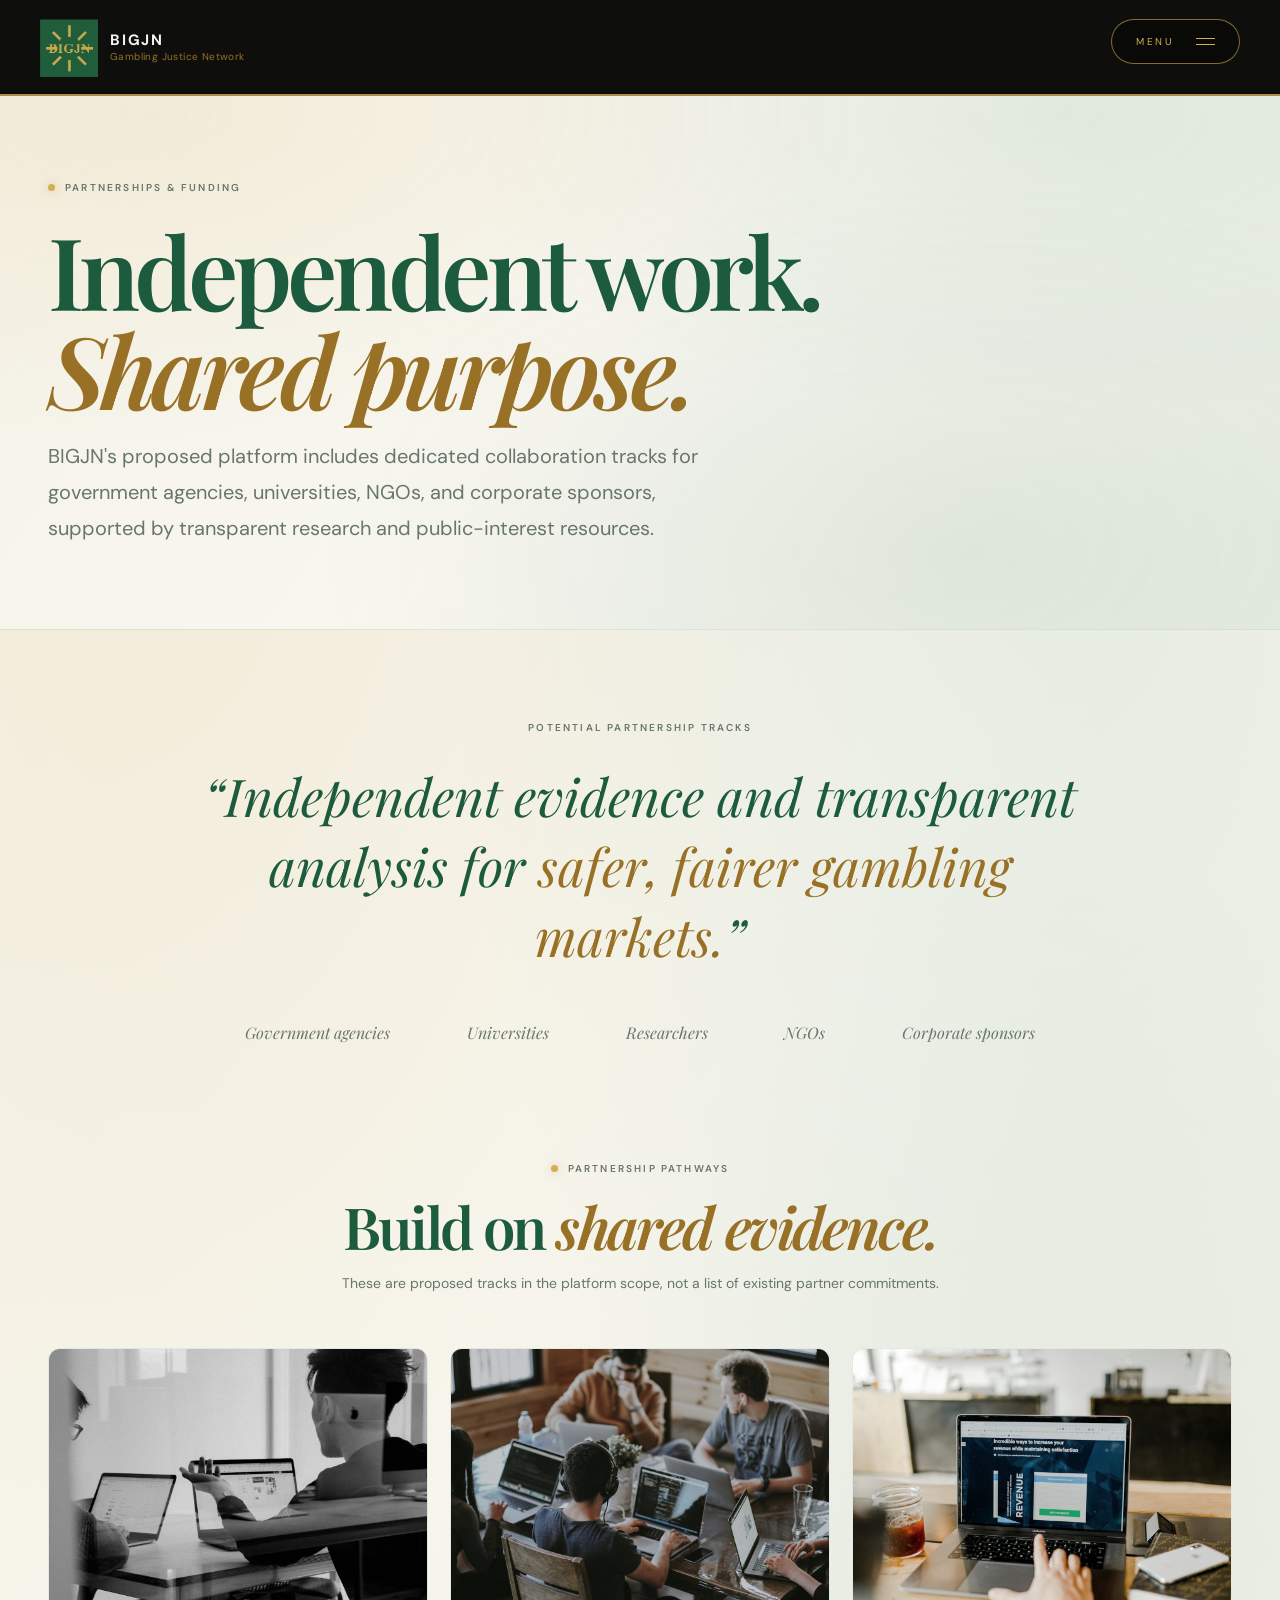
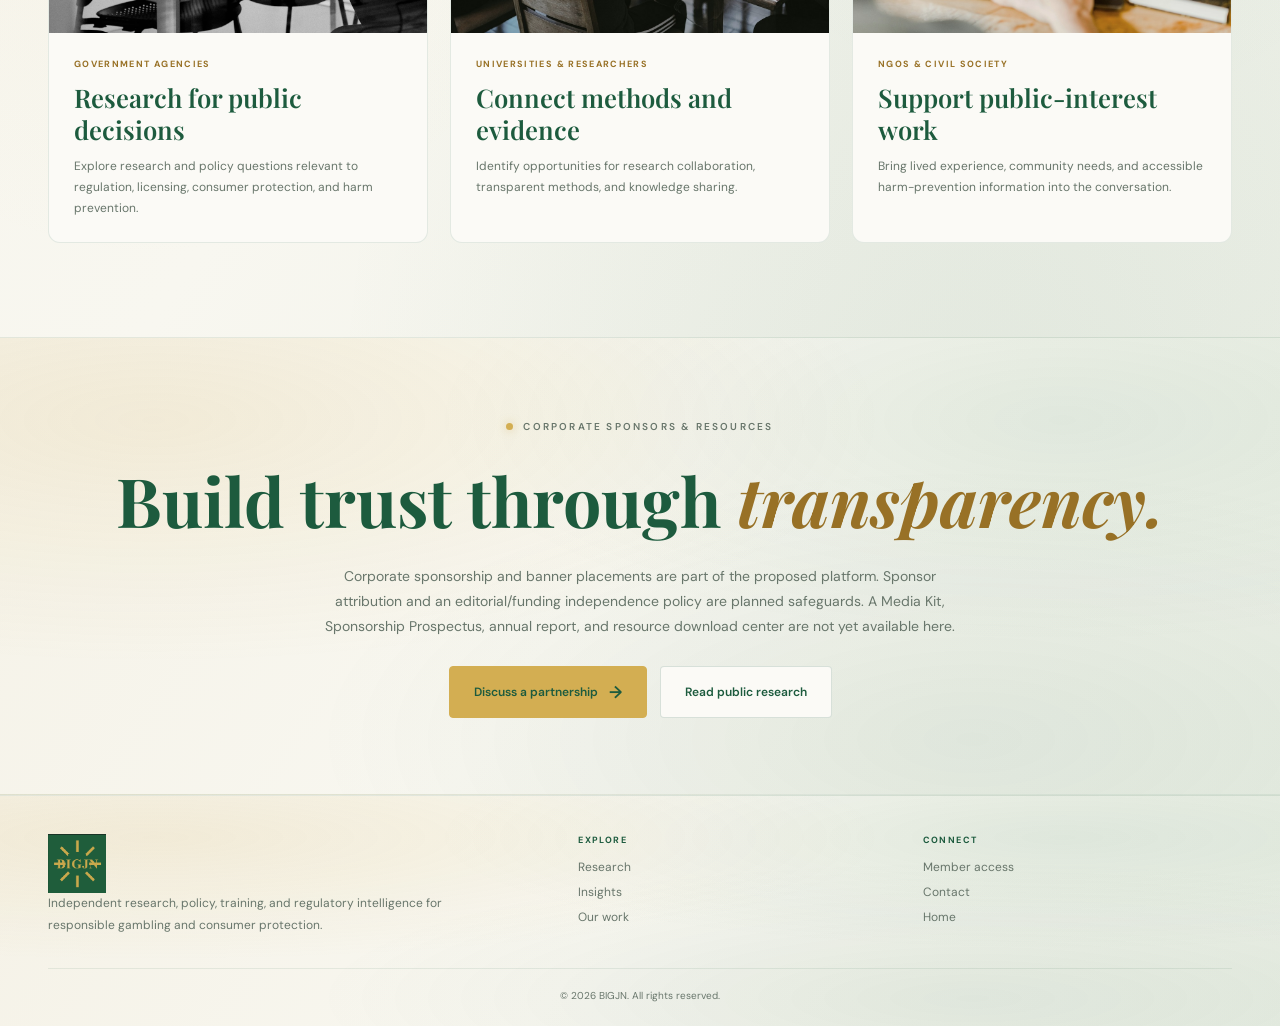
<file: community.html>
<!doctype html>
<html lang="en">
<head>
  <meta charset="utf-8">
  <meta name="viewport" content="width=device-width, initial-scale=1">
  <meta name="theme-color" content="#000000">
  <meta name="description" content="Explore BIGJN's proposed partnership tracks for government agencies, universities, NGOs, and corporate sponsors.">
  <title>Partnerships &amp; Funding | BIGJN</title>
  <link rel="icon" type="image/png" href="logo.png">
  <link rel="preconnect" href="https://fonts.googleapis.com">
  <link rel="preconnect" href="https://fonts.gstatic.com" crossorigin>
  <link href="https://fonts.googleapis.com/css2?family=DM+Sans:wght@400;500;600;700&family=Playfair+Display:ital,wght@0,500;0,600;0,700;1,500;1,600&display=swap" rel="stylesheet">
  <link rel="stylesheet" href="pages.css">
</head>
<body>
  <a class="skip-link" href="#main">Skip to content</a>
  <header class="site-header">
    <a class="site-brand" href="index.html" aria-label="BIGJN Gambling Justice Network home">
      <img src="logo.png" alt="">
      <span class="site-brand-copy"><span class="site-brand-name">BIGJN</span><span class="site-brand-tagline">Gambling Justice Network</span></span>
    </a>
    <button class="menu-button" type="button" aria-expanded="false" aria-controls="menu-panel"><span>MENU</span><span class="menu-icon" aria-hidden="true"><span></span><span></span></span></button>
  </header>
  <div class="menu-panel" id="menu-panel" aria-hidden="true"><div><nav aria-label="Main navigation">
    <a href="index.html">HOME</a><a href="research.html">RESEARCH &amp; POLICY</a><a href="index.html#platform">PLATFORM</a><a href="insights.html">INSIGHTS</a><a href="our-work.html">OUR WORK</a><a href="community.html" aria-current="page">PARTNERSHIPS &amp; FUNDING</a><a href="connect.html">MEMBER ACCESS</a><a href="contact.html">CONTACT</a>
  </nav><p class="menu-note">Your voice belongs in the conversation</p></div></div>
  <main id="main">
    <header class="page-hero"><div class="wrap">
      <span class="eyebrow">Partnerships &amp; funding</span>
      <h1>Independent work. <span class="gold italic">Shared purpose.</span></h1>
      <p>BIGJN's proposed platform includes dedicated collaboration tracks for government agencies, universities, NGOs, and corporate sponsors, supported by transparent research and public-interest resources.</p>
    </div></header>
    <section class="community-quote"><div class="wrap">
      <span class="eyebrow">Potential partnership tracks</span>
      <blockquote class="quote">“Independent evidence and transparent analysis for <span class="gold">safer, fairer gambling markets.</span>”</blockquote>
      <div class="partners" aria-label="Planned partnership tracks"><span>Government agencies</span><span>Universities</span><span>Researchers</span><span>NGOs</span><span>Corporate sponsors</span></div>
    </div></section>
    <section class="image-section"><div class="wrap">
      <header class="section-heading"><span class="eyebrow">Partnership pathways</span><h2>Build on <span class="gold italic">shared evidence.</span></h2><p>These are proposed tracks in the platform scope, not a list of existing partner commitments.</p></header>
      <div class="image-grid">
        <article class="image-card"><div class="image-card-photo"><img src="policy-meeting.jpg" alt="People collaborating in a professional meeting" loading="lazy" decoding="async" width="1200" height="900"></div><div class="image-card-copy"><span class="blog-category">Government agencies</span><h3>Research for public decisions</h3><p>Explore research and policy questions relevant to regulation, licensing, consumer protection, and harm prevention.</p></div></article>
        <article class="image-card"><div class="image-card-photo"><img src="community-team.jpg" alt="A team working together around a table" loading="lazy" decoding="async" width="1200" height="900"></div><div class="image-card-copy"><span class="blog-category">Universities &amp; researchers</span><h3>Connect methods and evidence</h3><p>Identify opportunities for research collaboration, transparent methods, and knowledge sharing.</p></div></article>
        <article class="image-card"><div class="image-card-photo"><img src="responsible-gambling.jpg" alt="Research and information on a laptop" loading="lazy" decoding="async" width="1200" height="900"></div><div class="image-card-copy"><span class="blog-category">NGOs &amp; civil society</span><h3>Support public-interest work</h3><p>Bring lived experience, community needs, and accessible harm-prevention information into the conversation.</p></div></article>
      </div>
    </div></section>
    <section class="community-callout"><div class="wrap"><span class="eyebrow">Corporate sponsors &amp; resources</span><h2>Build trust through <span class="gold italic">transparency.</span></h2><p>Corporate sponsorship and banner placements are part of the proposed platform. Sponsor attribution and an editorial/funding independence policy are planned safeguards. A Media Kit, Sponsorship Prospectus, annual report, and resource download center are not yet available here.</p><div class="actions"><a class="button button-primary" href="contact.html">Discuss a partnership <span class="arrow" aria-hidden="true">→</span></a><a class="button" href="research.html">Read public research</a></div></div></section>
  </main>
  <footer class="site-footer"><div class="wrap"><div class="footer-grid"><div><img class="brand-logo" src="logo.png" alt="BIGJN"><p class="footer-blurb">Independent research, policy, training, and regulatory intelligence for responsible gambling and consumer protection.</p></div><div><h3 class="footer-title">Explore</h3><nav class="footer-links"><a href="research.html">Research</a><a href="insights.html">Insights</a><a href="our-work.html">Our work</a></nav></div><div><h3 class="footer-title">Connect</h3><nav class="footer-links"><a href="connect.html">Member access</a><a href="contact.html">Contact</a><a href="index.html">Home</a></nav></div></div><div class="copyright">© 2026 BIGJN. All rights reserved.</div></div></footer>
  <script src="site.js"></script>
</body>
</html>
</file>
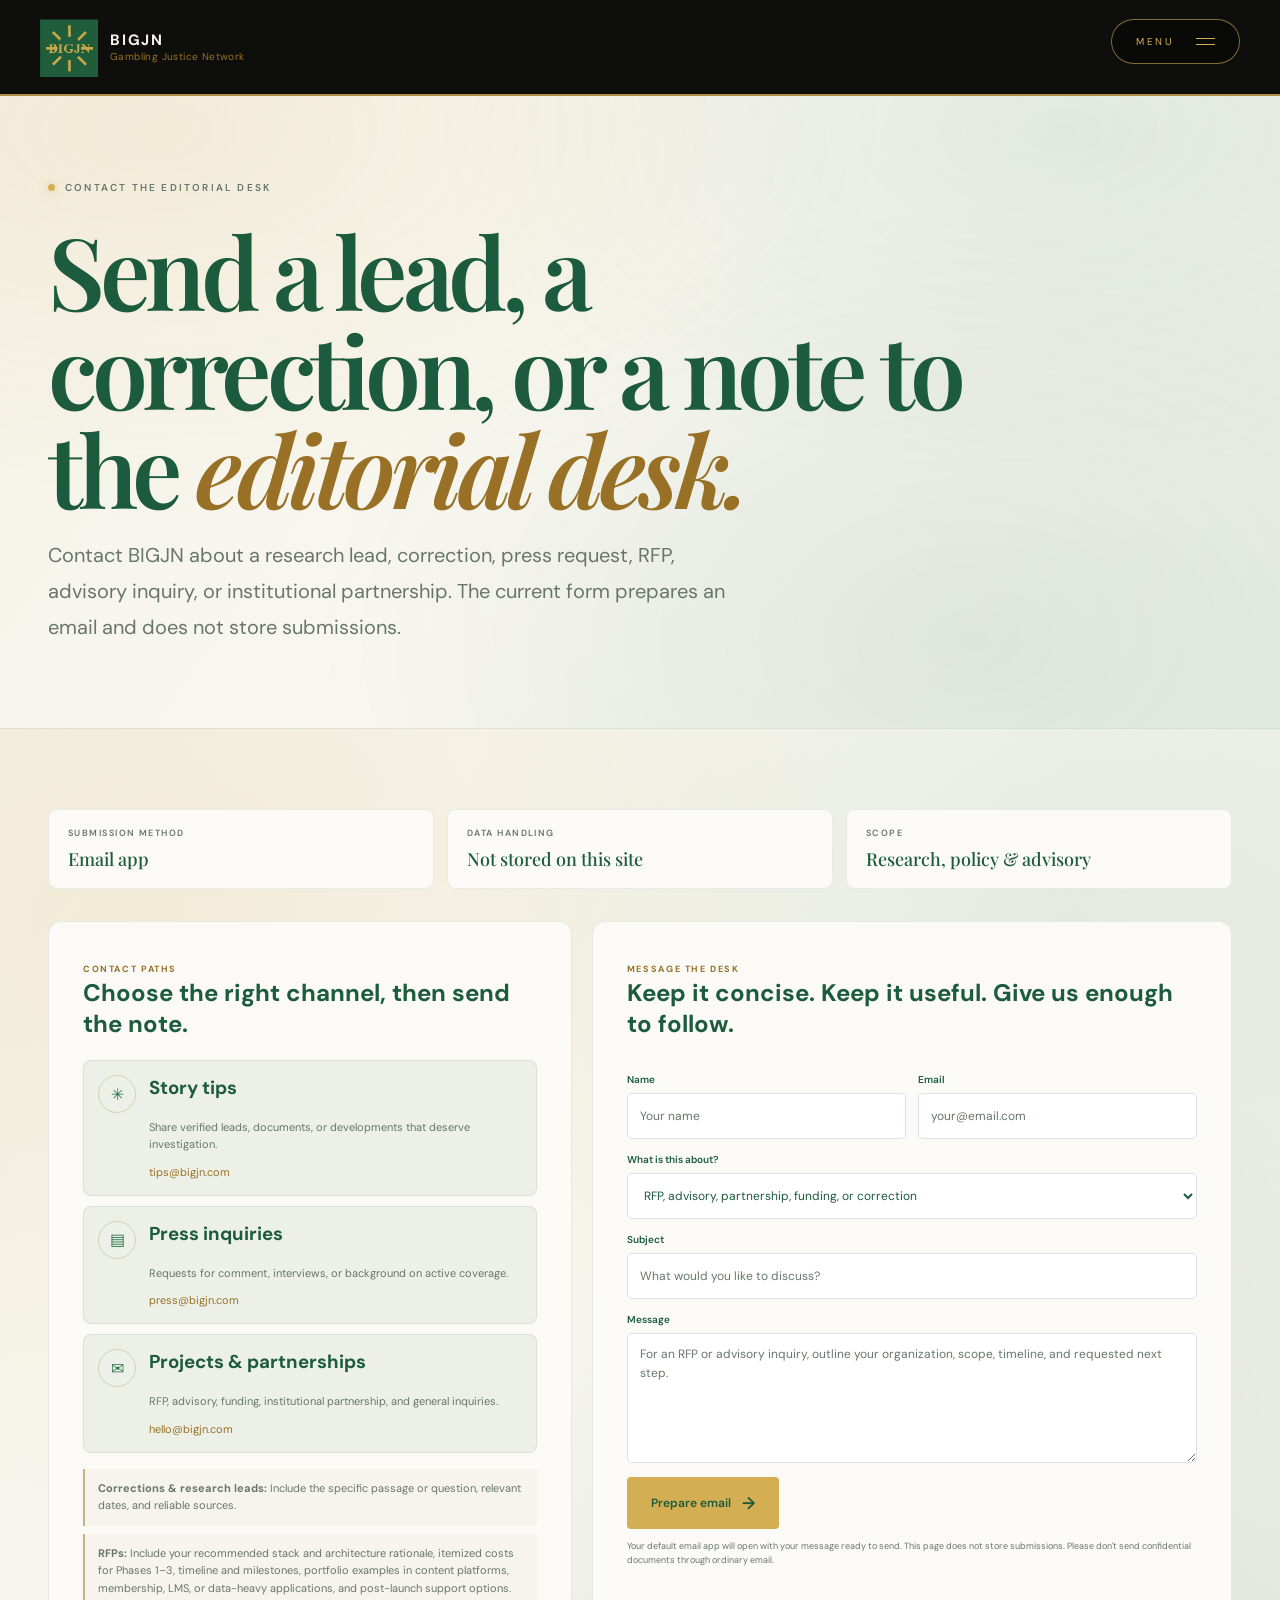
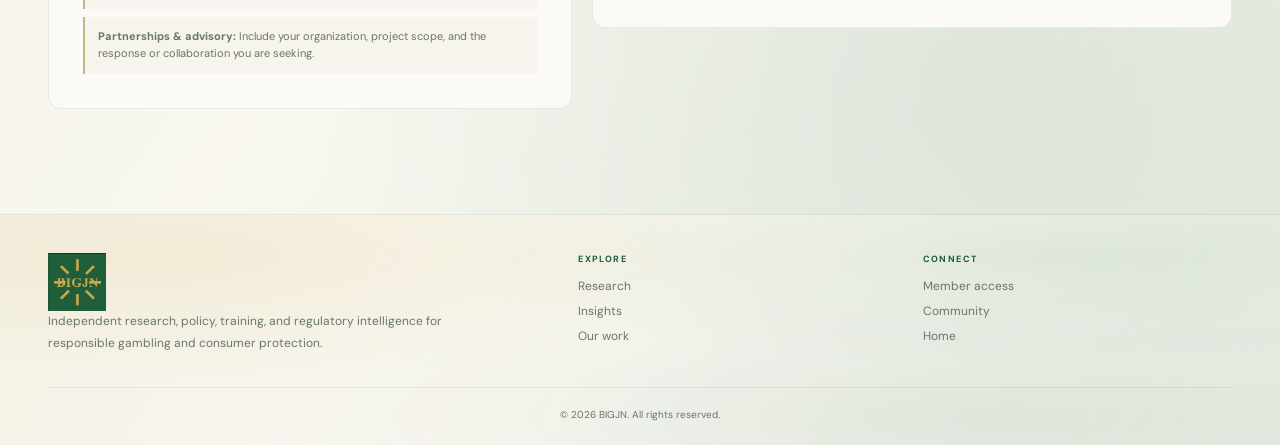
<file: contact.html>
<!doctype html>
<html lang="en">
<head>
  <meta charset="utf-8">
  <meta name="viewport" content="width=device-width, initial-scale=1">
  <meta name="theme-color" content="#000000">
  <meta name="description" content="Contact BIGJN about research leads, RFP and advisory inquiries, press requests, corrections, or institutional partnerships.">
  <title>Contact the Editorial Desk | BIGJN</title>
  <link rel="icon" type="image/png" href="logo.png">
  <link rel="preconnect" href="https://fonts.googleapis.com">
  <link rel="preconnect" href="https://fonts.gstatic.com" crossorigin>
  <link href="https://fonts.googleapis.com/css2?family=DM+Sans:wght@400;500;600;700&family=Playfair+Display:ital,wght@0,500;0,600;0,700;1,500;1,600&display=swap" rel="stylesheet">
  <link rel="stylesheet" href="pages.css">
</head>
<body>
  <a class="skip-link" href="#main">Skip to content</a>
  <header class="site-header">
    <a class="site-brand" href="index.html" aria-label="BIGJN Gambling Justice Network home">
      <img src="logo.png" alt="">
      <span class="site-brand-copy"><span class="site-brand-name">BIGJN</span><span class="site-brand-tagline">Gambling Justice Network</span></span>
    </a>
    <button class="menu-button" type="button" aria-expanded="false" aria-controls="menu-panel"><span>MENU</span><span class="menu-icon" aria-hidden="true"><span></span><span></span></span></button>
  </header>
  <div class="menu-panel" id="menu-panel" aria-hidden="true"><div><nav aria-label="Main navigation">
    <a href="index.html">HOME</a><a href="research.html">RESEARCH &amp; POLICY</a><a href="index.html#platform">PLATFORM</a><a href="insights.html">INSIGHTS</a><a href="our-work.html">OUR WORK</a><a href="community.html">PARTNERSHIPS &amp; FUNDING</a><a href="connect.html">MEMBER ACCESS</a><a href="contact.html" aria-current="page">CONTACT</a>
  </nav><p class="menu-note">The voice for fair play</p></div></div>
  <main id="main">
    <header class="page-hero"><div class="wrap">
      <span class="eyebrow">Contact the editorial desk</span>
      <h1>Send a lead, a correction, or a note to the <span class="gold italic">editorial desk.</span></h1>
      <p>Contact BIGJN about a research lead, correction, press request, RFP, advisory inquiry, or institutional partnership. The current form prepares an email and does not store submissions.</p>
    </div></header>
    <section class="contact-section"><div class="wrap">
      <div class="contact-summary" aria-label="Contact information">
        <div class="contact-summary-item"><span>Submission method</span><strong>Email app</strong></div>
        <div class="contact-summary-item"><span>Data handling</span><strong>Not stored on this site</strong></div>
        <div class="contact-summary-item"><span>Scope</span><strong>Research, policy &amp; advisory</strong></div>
      </div>
      <div class="contact-layout">
        <aside class="contact-paths" aria-labelledby="contact-paths-title">
          <header class="contact-panel-heading"><span>Contact paths</span><h2 id="contact-paths-title">Choose the right channel, then send the note.</h2></header>
          <div class="contact-path-list">
            <article class="contact-path"><span class="contact-path-icon" aria-hidden="true">✳</span><div><h3>Story tips</h3><p>Share verified leads, documents, or developments that deserve investigation.</p><a href="mailto:tips@bigjn.com">tips@bigjn.com</a></div></article>
            <article class="contact-path"><span class="contact-path-icon" aria-hidden="true">▤</span><div><h3>Press inquiries</h3><p>Requests for comment, interviews, or background on active coverage.</p><a href="mailto:press@bigjn.com">press@bigjn.com</a></div></article>
            <article class="contact-path"><span class="contact-path-icon" aria-hidden="true">✉</span><div><h3>Projects &amp; partnerships</h3><p>RFP, advisory, funding, institutional partnership, and general inquiries.</p><a href="mailto:hello@bigjn.com">hello@bigjn.com</a></div></article>
          </div>
          <div class="contact-guidance">
            <p><strong>Corrections &amp; research leads:</strong> Include the specific passage or question, relevant dates, and reliable sources.</p>
            <p><strong>RFPs:</strong> Include your recommended stack and architecture rationale, itemized costs for Phases 1–3, timeline and milestones, portfolio examples in content platforms, membership, LMS, or data-heavy applications, and post-launch support options.</p>
            <p><strong>Partnerships &amp; advisory:</strong> Include your organization, project scope, and the response or collaboration you are seeking.</p>
          </div>
        </aside>
        <form class="contact-form" id="contact-form">
          <header class="contact-panel-heading"><span>Message the desk</span><h2>Keep it concise. Keep it useful. Give us enough to follow.</h2></header>
          <div class="contact-fields-row">
            <div class="contact-field"><label for="contact-name">Name</label><input id="contact-name" name="name" type="text" autocomplete="name" placeholder="Your name" required></div>
            <div class="contact-field"><label for="contact-email">Email</label><input id="contact-email" name="email" type="email" autocomplete="email" placeholder="your@email.com" required></div>
          </div>
          <div class="contact-field"><label for="contact-topic">What is this about?</label><select id="contact-topic" name="topic"><option value="hello@bigjn.com">RFP, advisory, partnership, funding, or correction</option><option value="tips@bigjn.com">A research or story lead</option><option value="press@bigjn.com">A press inquiry</option></select></div>
          <div class="contact-field"><label for="contact-subject">Subject</label><input id="contact-subject" name="subject" type="text" placeholder="What would you like to discuss?" required></div>
          <div class="contact-field"><label for="contact-message">Message</label><textarea id="contact-message" name="message" placeholder="For an RFP or advisory inquiry, outline your organization, scope, timeline, and requested next step." required></textarea></div>
          <button class="button button-primary contact-submit" type="submit">Prepare email <span class="arrow" aria-hidden="true">→</span></button>
          <p class="contact-form-note">Your default email app will open with your message ready to send. This page does not store submissions. Please don't send confidential documents through ordinary email.</p>
          <p class="contact-status" id="contact-status" role="status" aria-live="polite"></p>
        </form>
      </div>
    </div></section>
  </main>
  <footer class="site-footer"><div class="wrap"><div class="footer-grid"><div><img class="brand-logo" src="logo.png" alt="BIGJN"><p class="footer-blurb">Independent research, policy, training, and regulatory intelligence for responsible gambling and consumer protection.</p></div><div><h3 class="footer-title">Explore</h3><nav class="footer-links"><a href="research.html">Research</a><a href="insights.html">Insights</a><a href="our-work.html">Our work</a></nav></div><div><h3 class="footer-title">Connect</h3><nav class="footer-links"><a href="connect.html">Member access</a><a href="community.html">Community</a><a href="index.html">Home</a></nav></div></div><div class="copyright">© 2026 BIGJN. All rights reserved.</div></div></footer>
  <script src="site.js"></script>
</body>
</html>
</file>
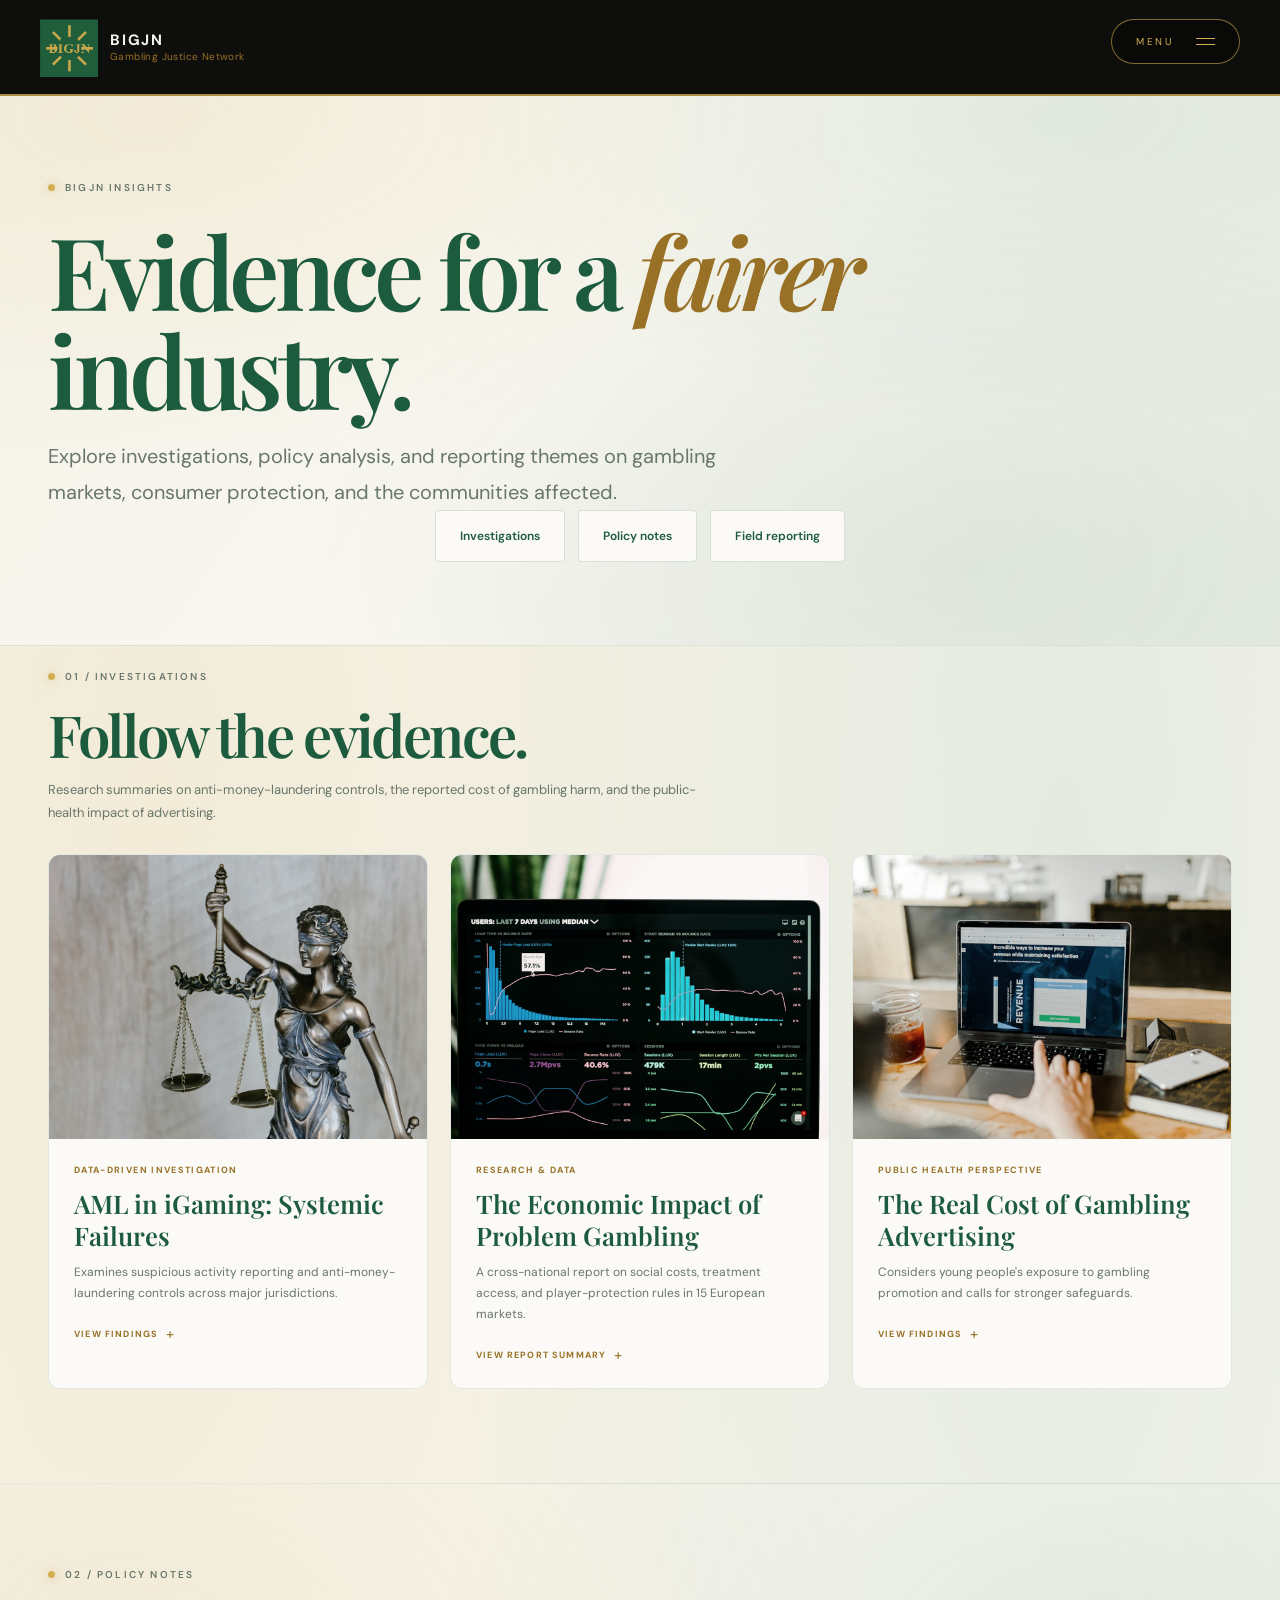
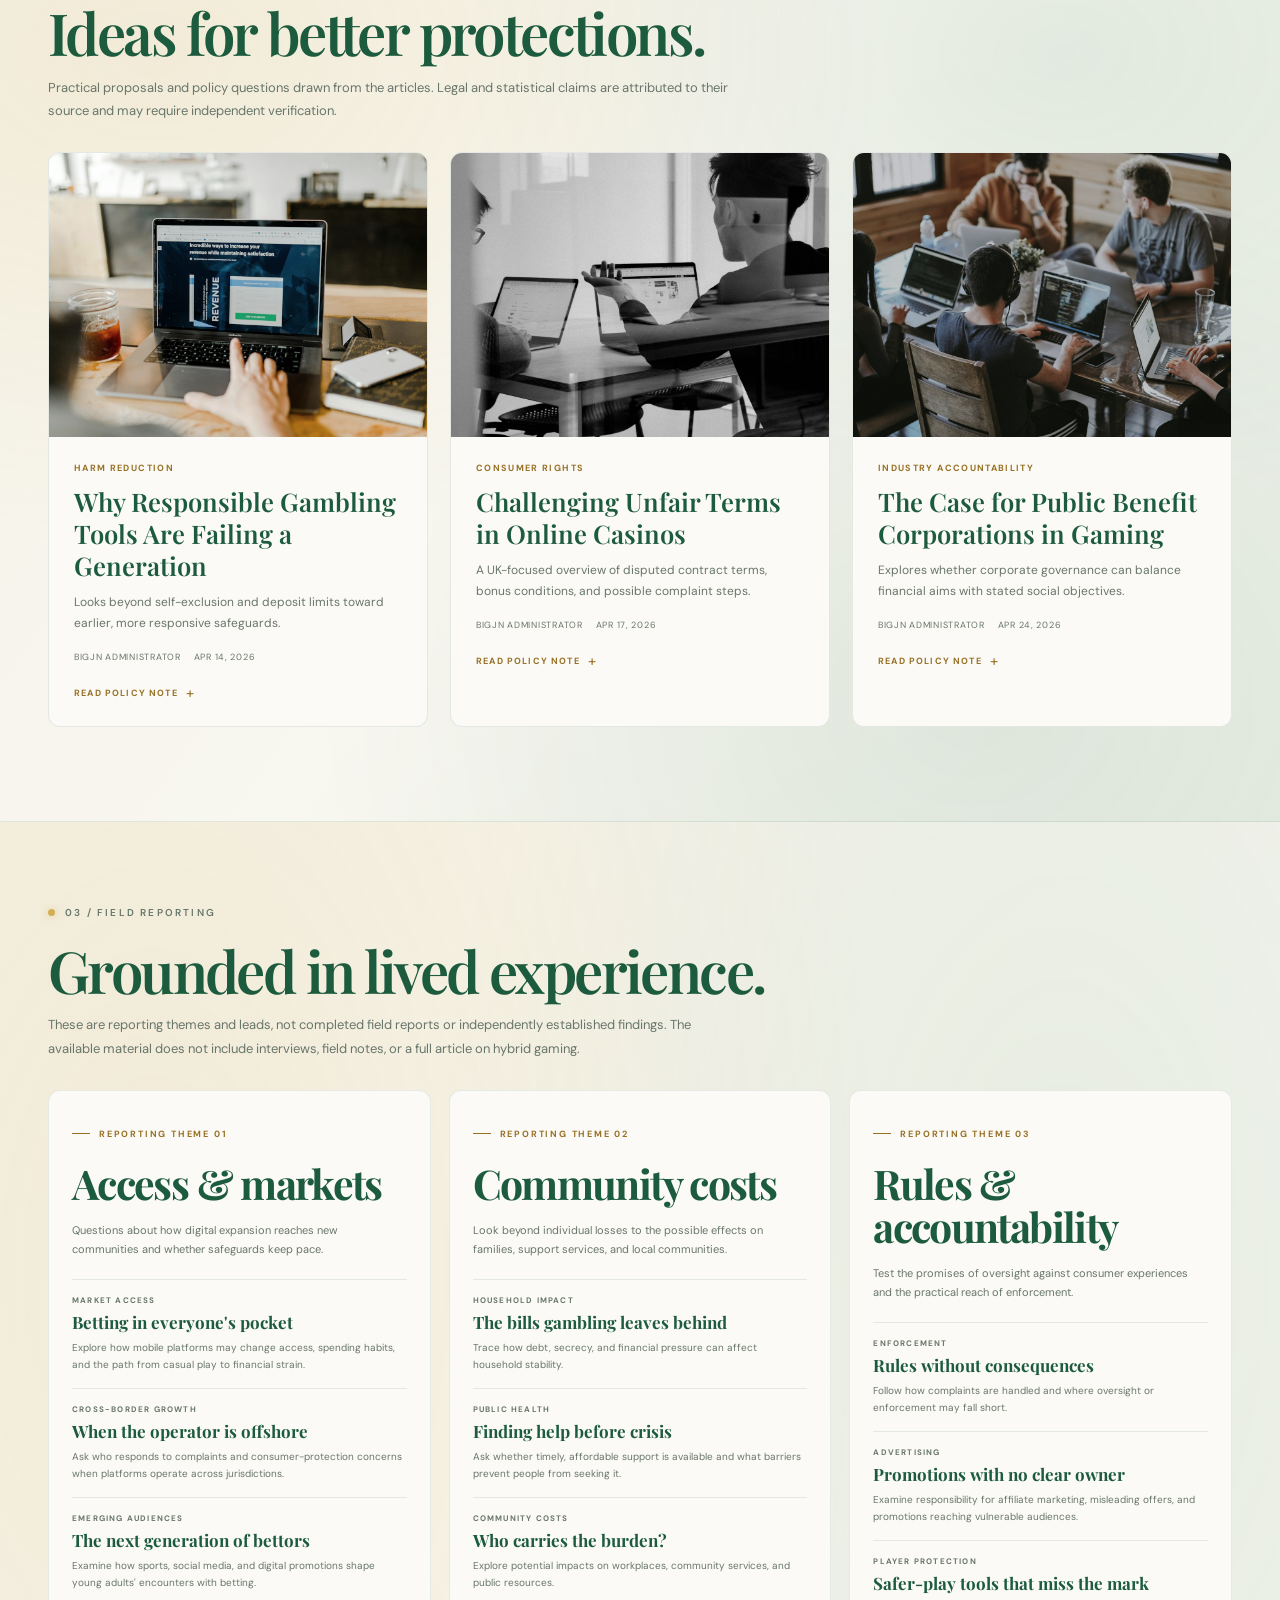
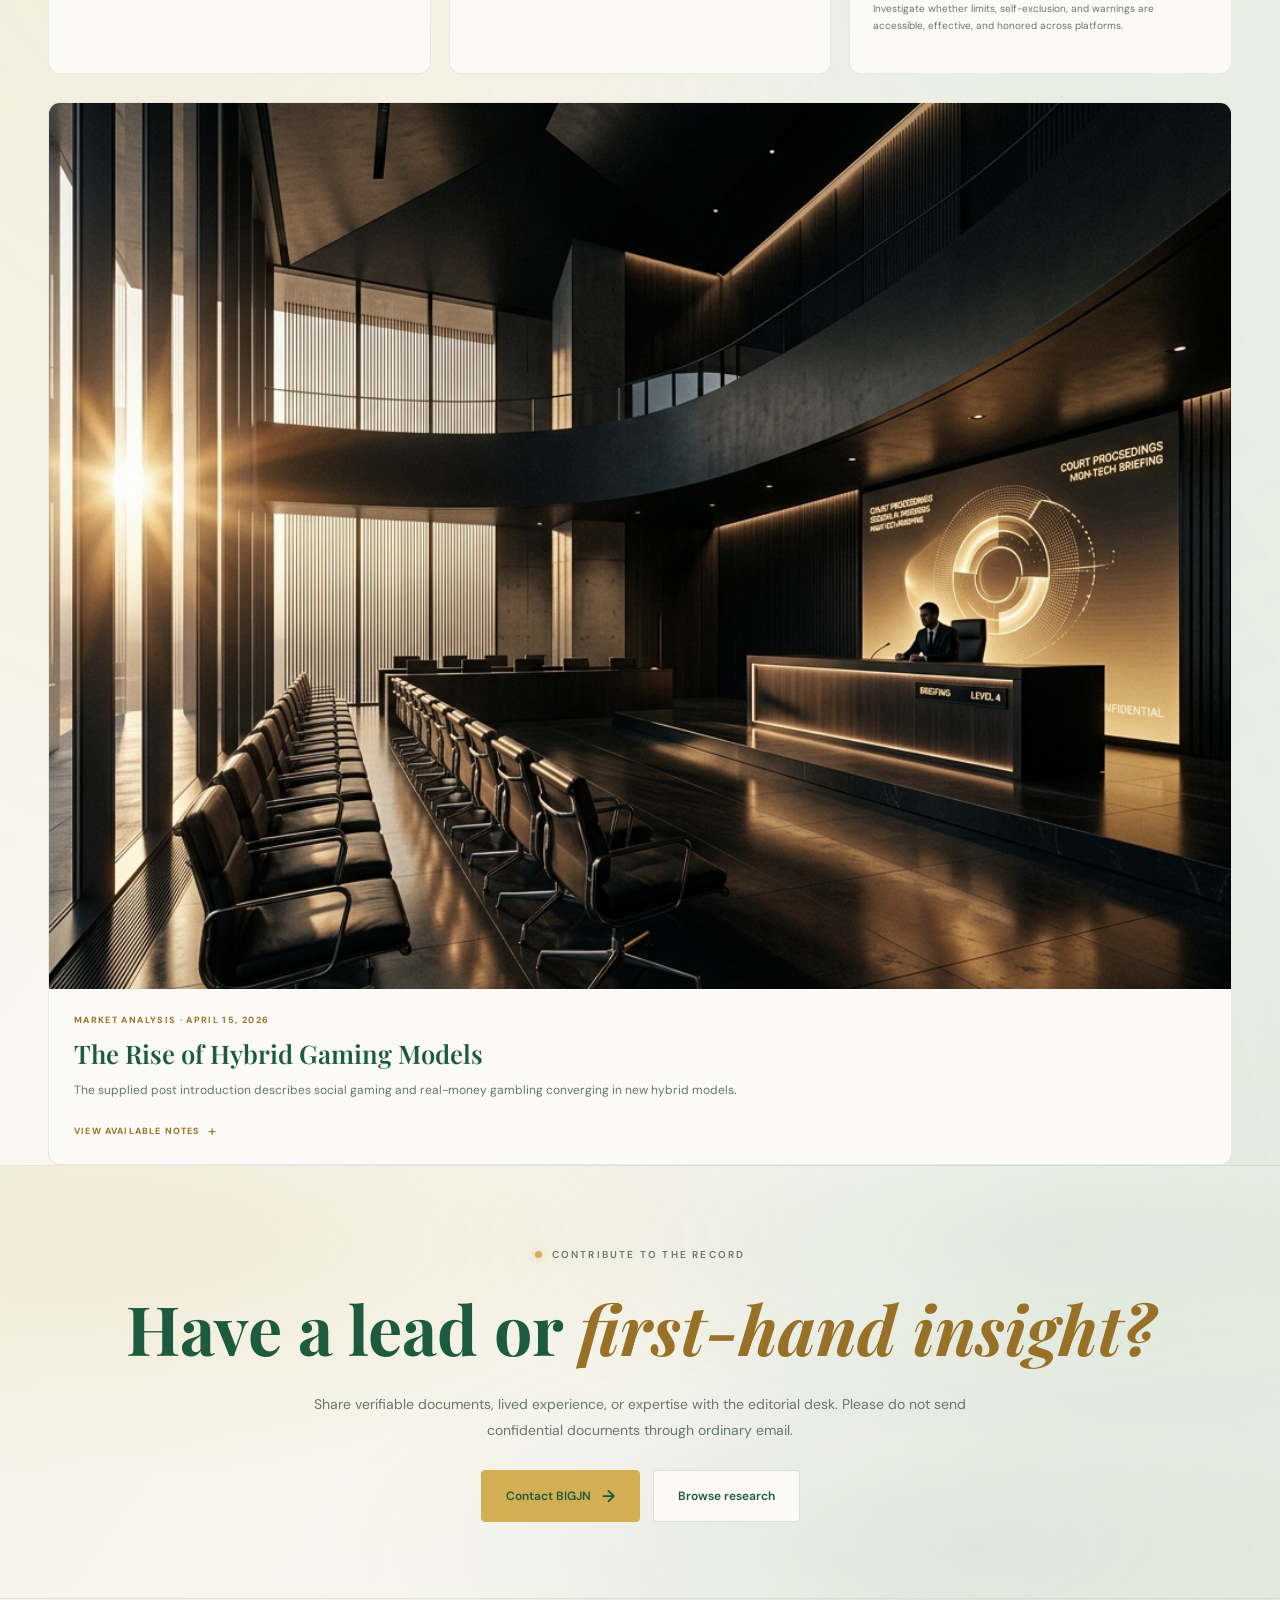
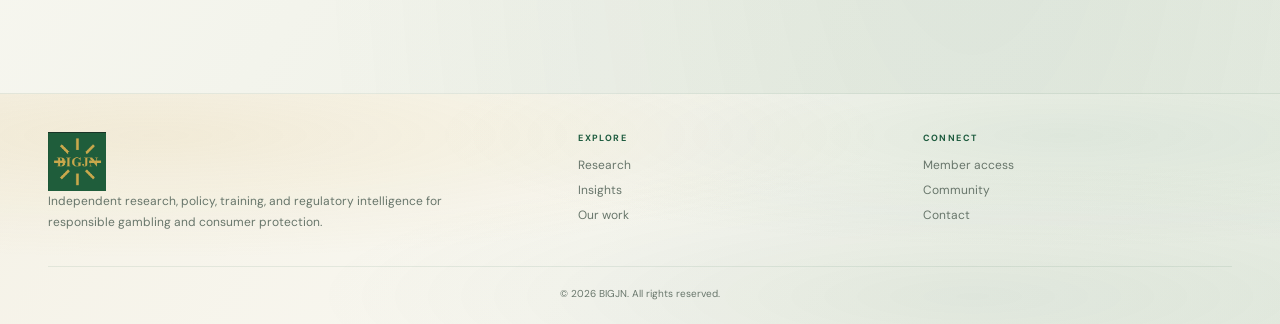
<file: insights.html>
<!doctype html>
<html lang="en">
<head>
  <meta charset="utf-8">
  <meta name="viewport" content="width=device-width, initial-scale=1">
  <meta name="theme-color" content="#000000">
  <meta name="description" content="BIGJN insights: investigations, policy notes, and field-reporting themes on gambling markets and public accountability.">
  <title>Insights | BIGJN</title>
  <link rel="icon" type="image/png" href="logo.png">
  <link rel="preconnect" href="https://fonts.googleapis.com">
  <link rel="preconnect" href="https://fonts.gstatic.com" crossorigin>
  <link href="https://fonts.googleapis.com/css2?family=DM+Sans:wght@400;500;600;700&family=Playfair+Display:ital,wght@0,500;0,600;0,700;1,500;1,600&display=swap" rel="stylesheet">
  <link rel="stylesheet" href="pages.css">
</head>
<body>
  <a class="skip-link" href="#main">Skip to content</a>
  <header class="site-header">
    <a class="site-brand" href="index.html" aria-label="BIGJN Gambling Justice Network home">
      <img src="logo.png" alt="">
      <span class="site-brand-copy"><span class="site-brand-name">BIGJN</span><span class="site-brand-tagline">Gambling Justice Network</span></span>
    </a>
    <button class="menu-button" type="button" aria-expanded="false" aria-controls="menu-panel"><span>MENU</span><span class="menu-icon" aria-hidden="true"><span></span><span></span></span></button>
  </header>
  <div class="menu-panel" id="menu-panel" aria-hidden="true"><div><nav aria-label="Main navigation">
    <a href="index.html">HOME</a><a href="research.html">RESEARCH &amp; POLICY</a><a href="index.html#platform">PLATFORM</a><a href="insights.html" aria-current="page">INSIGHTS</a><a href="our-work.html">OUR WORK</a><a href="community.html">PARTNERSHIPS &amp; FUNDING</a><a href="connect.html">MEMBER ACCESS</a><a href="contact.html">CONTACT</a>
  </nav><p class="menu-note">Evidence. Accountability. Change.</p></div></div>
  <main id="main">
    <header class="page-hero"><div class="wrap">
      <span class="eyebrow">BIGJN insights</span>
      <h1>Evidence for a <span class="gold italic">fairer</span> industry.</h1>
      <p>Explore investigations, policy analysis, and reporting themes on gambling markets, consumer protection, and the communities affected.</p>
      <nav class="actions" aria-label="Insights sections">
        <a class="button" href="#investigations">Investigations</a>
        <a class="button" href="#policy-notes">Policy notes</a>
        <a class="button" href="#field-reporting">Field reporting</a>
      </nav>
    </div></header>

    <section class="image-section" id="investigations">
      <div class="wrap">
        <header class="archive-heading">
          <span class="eyebrow">01 / Investigations</span>
          <h2>Follow the evidence.</h2>
          <p>Research summaries on anti-money-laundering controls, the reported cost of gambling harm, and the public-health impact of advertising.</p>
        </header>
        <div class="image-grid">
          <details class="image-card">
            <summary class="archive-summary">
              <div class="image-card-photo"><img src="legal-research.jpg" alt="Legal research documents" loading="lazy" decoding="async" width="1200" height="750"></div>
              <div class="image-card-copy"><span class="blog-category">Data-driven investigation</span><h3>AML in iGaming: Systemic Failures</h3><p>Examines suspicious activity reporting and anti-money-laundering controls across major jurisdictions.</p><span class="archive-expand">View findings</span></div>
            </summary>
            <div class="archive-details">
              <p class="archive-claim">The report says 67% of operators fail to meet basic AML standards.</p>
              <h4>Methodology</h4>
              <p>The report describes an analysis of Suspicious Activity Reports (SARs) from 2022–2024 across the UK, Malta, and Gibraltar.</p>
              <h4>Reported findings</h4>
              <ul>
                <li>Average SAR filing rate: 0.2%, compared with the report's stated 2–3% benchmark.</li>
                <li>42% of operators reportedly have no dedicated AML officer.</li>
                <li>Customer due-diligence gaps were reported in 78% of cases.</li>
              </ul>
              <h4>Example query</h4>
              <p class="aml-filename">query_sar_failures.sql</p>
              <pre class="aml-query"><code>SELECT operator_name, jurisdiction,
    COUNT(*) as total_transactions,
    SUM(CASE WHEN sar_filed = true THEN 1 ELSE 0 END) as sar_count,
    ROUND(SUM(CASE WHEN sar_filed = true THEN 1 ELSE 0 END) * 100.0 / COUNT(*), 2) as sar_percentage
FROM compliance_data
WHERE transaction_amount &gt; 10000
GROUP BY operator_name, jurisdiction
HAVING sar_percentage &lt; 0.5
ORDER BY sar_percentage ASC;</code></pre>
              <p class="aml-note">These are claims presented in the report. The underlying dataset was not supplied with this summary, so the figures have not been independently verified here.</p>
              <dl class="article-notes"><div><dt>Author</dt><dd>BIGJN Administrator</dd></div><div><dt>Category</dt><dd>Anti-Money Laundering</dd></div></dl>
            </div>
          </details>
          <details class="image-card">
            <summary class="archive-summary">
              <div class="image-card-photo"><img src="economic-impact.jpg" alt="Data analytics related to gambling markets" loading="lazy" decoding="async" width="1200" height="750"></div>
              <div class="image-card-copy"><span class="blog-category">Research &amp; data</span><h3>The Economic Impact of Problem Gambling</h3><p>A cross-national report on social costs, treatment access, and player-protection rules in 15 European markets.</p><span class="archive-expand">View report summary</span></div>
            </summary>
            <div class="archive-details">
              <p class="archive-claim">The report describes a study of more than 50,000 people across 15 European countries and argues that current protections are insufficient.</p>
              <h4>Reported metrics</h4>
              <ul>
                <li><strong>Annual social cost:</strong> €15.3 billion.</li>
                <li><strong>Treatment gap:</strong> 85% of affected people reportedly receive no support.</li>
                <li><strong>Regulatory coverage:</strong> 40% of markets reportedly have adequate player protections.</li>
              </ul>
              <p>The source describes a 120-page report with methodology, raw data, and policy recommendations. A full report file is not hosted on this site.</p>
              <p class="aml-note">Figures are reported as stated in the article; the underlying dataset was not supplied with this summary.</p>
              <dl class="article-notes"><div><dt>Author</dt><dd>BIGJN Administrator</dd></div><div><dt>Published</dt><dd><time datetime="2026-04-08">April 8, 2026</time></dd></div><div><dt>Category</dt><dd>Research &amp; Data</dd></div></dl>
            </div>
          </details>
          <details class="image-card">
            <summary class="archive-summary">
              <div class="image-card-photo"><img src="responsible-gambling.jpg" alt="Responsible gambling awareness concept" loading="lazy" decoding="async" width="1200" height="750"></div>
              <div class="image-card-copy"><span class="blog-category">Public health perspective</span><h3>The Real Cost of Gambling Advertising</h3><p>Considers young people's exposure to gambling promotion and calls for stronger safeguards.</p><span class="archive-expand">View findings</span></div>
            </summary>
            <div class="archive-details">
              <h4>Reported findings</h4>
              <ul>
                <li>Children reportedly see 3–5 gambling advertisements per day during sports broadcasts.</li>
                <li>The article associates early exposure with a 38% increase in problem-gambling risk.</li>
                <li>It argues current rules do not adequately protect minors.</li>
              </ul>
              <h4>Recommendations</h4>
              <p>The article calls for restrictions on gambling advertising during family viewing hours and on social platforms popular with young people.</p>
              <p class="aml-note">Statistics are presented as stated in the article and have not been independently verified here.</p>
              <dl class="article-notes"><div><dt>Author</dt><dd>BIGJN Administrator</dd></div><div><dt>Published</dt><dd><time datetime="2026-04-03">April 3, 2026</time></dd></div><div><dt>Categories</dt><dd>Social Impact; Harm Reduction</dd></div></dl>
            </div>
          </details>
        </div>
      </div>
    </section>

    <section class="image-section" id="policy-notes">
      <div class="wrap">
        <header class="archive-heading">
          <span class="eyebrow">02 / Policy notes</span>
          <h2>Ideas for better protections.</h2>
          <p>Practical proposals and policy questions drawn from the articles. Legal and statistical claims are attributed to their source and may require independent verification.</p>
        </header>
        <div class="image-grid">
          <details class="image-card">
            <summary class="archive-summary">
              <div class="image-card-photo"><img src="responsible-gambling.jpg" alt="Responsible gambling support resources" loading="lazy" decoding="async" width="1200" height="750"></div>
              <div class="image-card-copy"><span class="blog-category">Harm reduction</span><h3>Why Responsible Gambling Tools Are Failing a Generation</h3><p>Looks beyond self-exclusion and deposit limits toward earlier, more responsive safeguards.</p><div class="archive-meta"><span>BIGJN Administrator</span><time datetime="2026-04-14">Apr 14, 2026</time></div><span class="archive-expand">Read policy note</span></div>
            </summary>
            <div class="archive-details">
              <p class="archive-claim">The article argues that self-exclusion and deposit limits are reactive tools and should not be the only protections available.</p>
              <h4>Suggested measures</h4>
              <ul>
                <li><strong>Personalized risk scoring:</strong> Identify concerning behavior earlier, with appropriate privacy safeguards.</li>
                <li><strong>Cooling-off periods:</strong> Require breaks after defined loss thresholds.</li>
                <li><strong>Staff training:</strong> Help staff recognize potential harm patterns and respond promptly.</li>
              </ul>
              <dl class="article-notes"><div><dt>Author</dt><dd>BIGJN Administrator</dd></div><div><dt>Published</dt><dd><time datetime="2026-04-14">April 14, 2026</time></dd></div><div><dt>Category</dt><dd>Harm Reduction</dd></div></dl>
            </div>
          </details>
          <details class="image-card">
            <summary class="archive-summary">
              <div class="image-card-photo"><img src="policy-meeting.jpg" alt="People discussing policy and consumer rights" loading="lazy" decoding="async" width="1200" height="750"></div>
              <div class="image-card-copy"><span class="blog-category">Consumer rights</span><h3>Challenging Unfair Terms in Online Casinos</h3><p>A UK-focused overview of disputed contract terms, bonus conditions, and possible complaint steps.</p><div class="archive-meta"><span>BIGJN Administrator</span><time datetime="2026-04-17">Apr 17, 2026</time></div><span class="archive-expand">Read policy note</span></div>
            </summary>
            <div class="archive-details">
              <h4>Issues discussed</h4>
              <p>The article references the UK Consumer Rights Act 2015 and terms that may create a significant imbalance against consumers.</p>
              <ul>
                <li>Wagering conditions that are not clearly disclosed.</li>
                <li>Terms that allow an operator to close accounts unilaterally.</li>
                <li>Excessive chargeback fees.</li>
              </ul>
              <h4>Possible steps</h4>
              <ol>
                <li>Keep records, including screenshots, emails, and account communications.</li>
                <li>Raise a complaint with the relevant regulator, such as the UKGC or MGA where applicable.</li>
                <li>Consider qualified legal advice where significant losses are involved.</li>
              </ol>
              <p class="aml-note">General information, not legal advice. Consumer protections and complaint routes depend on jurisdiction and circumstances.</p>
              <dl class="article-notes"><div><dt>Author</dt><dd>BIGJN Administrator</dd></div><div><dt>Published</dt><dd><time datetime="2026-04-17">April 17, 2026</time></dd></div><div><dt>Categories</dt><dd>Consumer Rights; Licensing</dd></div></dl>
            </div>
          </details>
          <details class="image-card">
            <summary class="archive-summary">
              <div class="image-card-photo"><img src="community-team.jpg" alt="Team collaborating on a shared project" loading="lazy" decoding="async" width="1200" height="750"></div>
              <div class="image-card-copy"><span class="blog-category">Industry accountability</span><h3>The Case for Public Benefit Corporations in Gaming</h3><p>Explores whether corporate governance can balance financial aims with stated social objectives.</p><div class="archive-meta"><span>BIGJN Administrator</span><time datetime="2026-04-24">Apr 24, 2026</time></div><span class="archive-expand">Read policy note</span></div>
            </summary>
            <div class="archive-details">
              <h4>Rethinking corporate structure</h4>
              <p>The article contrasts shareholder-focused governance with public-benefit corporations, which are designed to consider social objectives alongside financial performance.</p>
              <h4>Potential advantages</h4>
              <ol>
                <li>Proactive compliance may help reduce some regulatory friction.</li>
                <li>A public-benefit commitment may strengthen brand trust and player loyalty.</li>
                <li>Long-term sustainability can be prioritized over short-term gains.</li>
              </ol>
              <h4>Industry update</h4>
              <p>The report states that three major operators announced conversion plans in 2024; this claim has not been independently verified here.</p>
              <dl class="article-notes"><div><dt>Author</dt><dd>BIGJN Administrator</dd></div><div><dt>Published</dt><dd><time datetime="2026-04-24">April 24, 2026</time></dd></div><div><dt>Categories</dt><dd>Industry Accountability; Fair Gaming</dd></div></dl>
            </div>
          </details>
        </div>
      </div>
    </section>

    <section class="image-section" id="field-reporting">
      <div class="wrap">
        <header class="archive-heading">
          <span class="eyebrow">03 / Field reporting</span>
          <h2>Grounded in lived experience.</h2>
          <p>These are reporting themes and leads, not completed field reports or independently established findings. The available material does not include interviews, field notes, or a full article on hybrid gaming.</p>
        </header>
        <div class="chapter-list">
          <article class="chapter">
            <span class="chapter-number">REPORTING THEME 01</span><h3>Access &amp; markets</h3>
            <p class="chapter-intro">Questions about how digital expansion reaches new communities and whether safeguards keep pace.</p>
            <div class="chapter-story"><span class="chapter-story-label">Market access</span><h4>Betting in everyone's pocket</h4><p>Explore how mobile platforms may change access, spending habits, and the path from casual play to financial strain.</p></div>
            <div class="chapter-story"><span class="chapter-story-label">Cross-border growth</span><h4>When the operator is offshore</h4><p>Ask who responds to complaints and consumer-protection concerns when platforms operate across jurisdictions.</p></div>
            <div class="chapter-story"><span class="chapter-story-label">Emerging audiences</span><h4>The next generation of bettors</h4><p>Examine how sports, social media, and digital promotions shape young adults' encounters with betting.</p></div>
          </article>
          <article class="chapter">
            <span class="chapter-number">REPORTING THEME 02</span><h3>Community costs</h3>
            <p class="chapter-intro">Look beyond individual losses to the possible effects on families, support services, and local communities.</p>
            <div class="chapter-story"><span class="chapter-story-label">Household impact</span><h4>The bills gambling leaves behind</h4><p>Trace how debt, secrecy, and financial pressure can affect household stability.</p></div>
            <div class="chapter-story"><span class="chapter-story-label">Public health</span><h4>Finding help before crisis</h4><p>Ask whether timely, affordable support is available and what barriers prevent people from seeking it.</p></div>
            <div class="chapter-story"><span class="chapter-story-label">Community costs</span><h4>Who carries the burden?</h4><p>Explore potential impacts on workplaces, community services, and public resources.</p></div>
          </article>
          <article class="chapter">
            <span class="chapter-number">REPORTING THEME 03</span><h3>Rules &amp; accountability</h3>
            <p class="chapter-intro">Test the promises of oversight against consumer experiences and the practical reach of enforcement.</p>
            <div class="chapter-story"><span class="chapter-story-label">Enforcement</span><h4>Rules without consequences</h4><p>Follow how complaints are handled and where oversight or enforcement may fall short.</p></div>
            <div class="chapter-story"><span class="chapter-story-label">Advertising</span><h4>Promotions with no clear owner</h4><p>Examine responsibility for affiliate marketing, misleading offers, and promotions reaching vulnerable audiences.</p></div>
            <div class="chapter-story"><span class="chapter-story-label">Player protection</span><h4>Safer-play tools that miss the mark</h4><p>Investigate whether limits, self-exclusion, and warnings are accessible, effective, and honored across platforms.</p></div>
          </article>
        </div>
      </div>
      <div class="wrap" style="padding-top:28px">
        <details class="image-card">
          <summary class="archive-summary">
            <div class="image-card-photo"><img src="hero-bg.jpg" alt="Digital gaming environment" loading="lazy" decoding="async" width="1200" height="750"></div>
            <div class="image-card-copy"><span class="blog-category">Market analysis · April 15, 2026</span><h3>The Rise of Hybrid Gaming Models</h3><p>The supplied post introduction describes social gaming and real-money gambling converging in new hybrid models.</p><span class="archive-expand">View available notes</span></div>
          </summary>
          <div class="archive-details"><p>No full article body or field findings were included in the available post information, so no further claims are made here.</p><dl class="article-notes"><div><dt>Author</dt><dd>BIGJN Administrator</dd></div><div><dt>Published</dt><dd><time datetime="2026-04-15">April 15, 2026</time></dd></div><div><dt>Categories</dt><dd>Market Analysis; Industry Accountability</dd></div></dl></div>
        </details>
      </div>
      <div class="community-callout">
        <div class="wrap"><span class="eyebrow">Contribute to the record</span><h2>Have a lead or <span class="gold italic">first-hand insight?</span></h2><p>Share verifiable documents, lived experience, or expertise with the editorial desk. Please do not send confidential documents through ordinary email.</p><div class="actions"><a class="button button-primary" href="contact.html">Contact BIGJN <span class="arrow" aria-hidden="true">→</span></a><a class="button" href="research.html">Browse research</a></div></div>
      </div>
    </section>
  </main>
  <footer class="site-footer"><div class="wrap"><div class="footer-grid"><div><img class="brand-logo" src="logo.png" alt="BIGJN"><p class="footer-blurb">Independent research, policy, training, and regulatory intelligence for responsible gambling and consumer protection.</p></div><div><h3 class="footer-title">Explore</h3><nav class="footer-links"><a href="research.html">Research</a><a href="insights.html" aria-current="page">Insights</a><a href="our-work.html">Our work</a></nav></div><div><h3 class="footer-title">Connect</h3><nav class="footer-links"><a href="connect.html">Member access</a><a href="community.html">Community</a><a href="contact.html">Contact</a></nav></div></div><div class="copyright">© 2026 BIGJN. All rights reserved.</div></div></footer>
  <script src="site.js"></script>
</body>
</html>
</file>
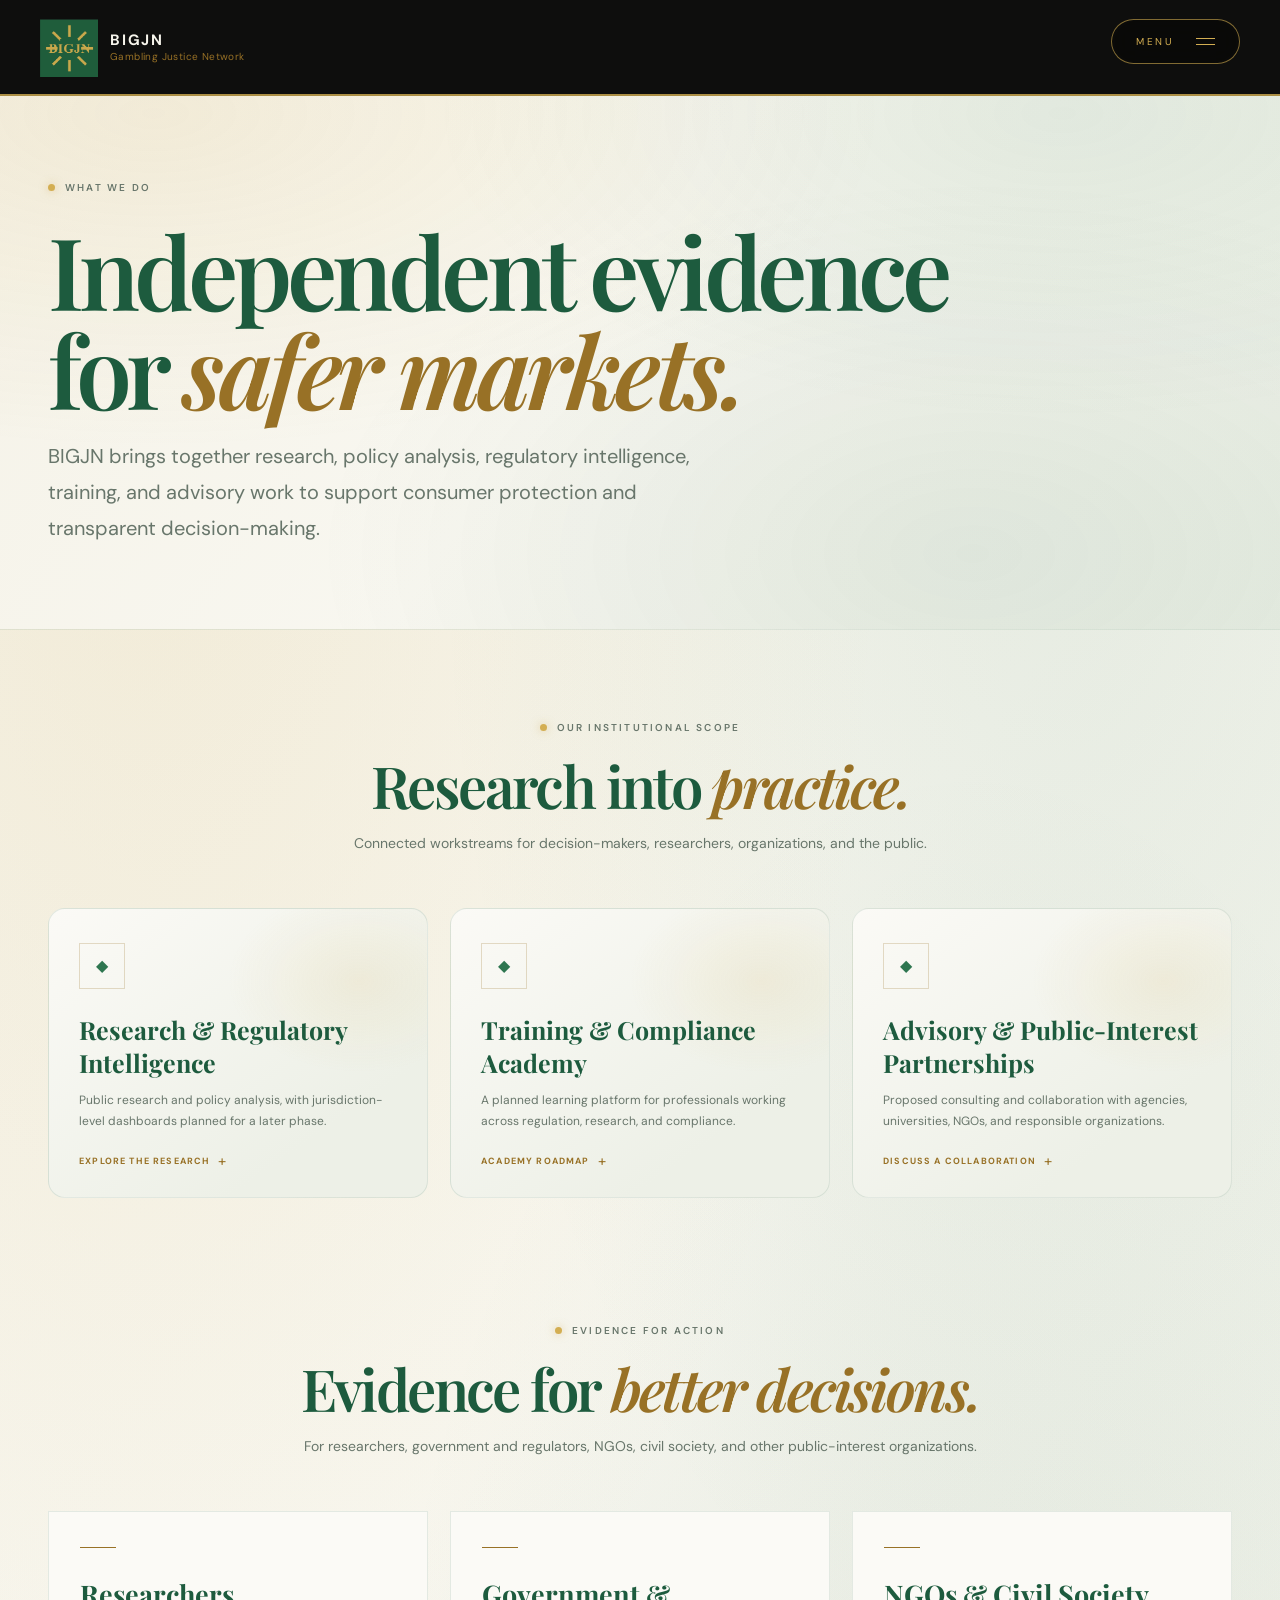
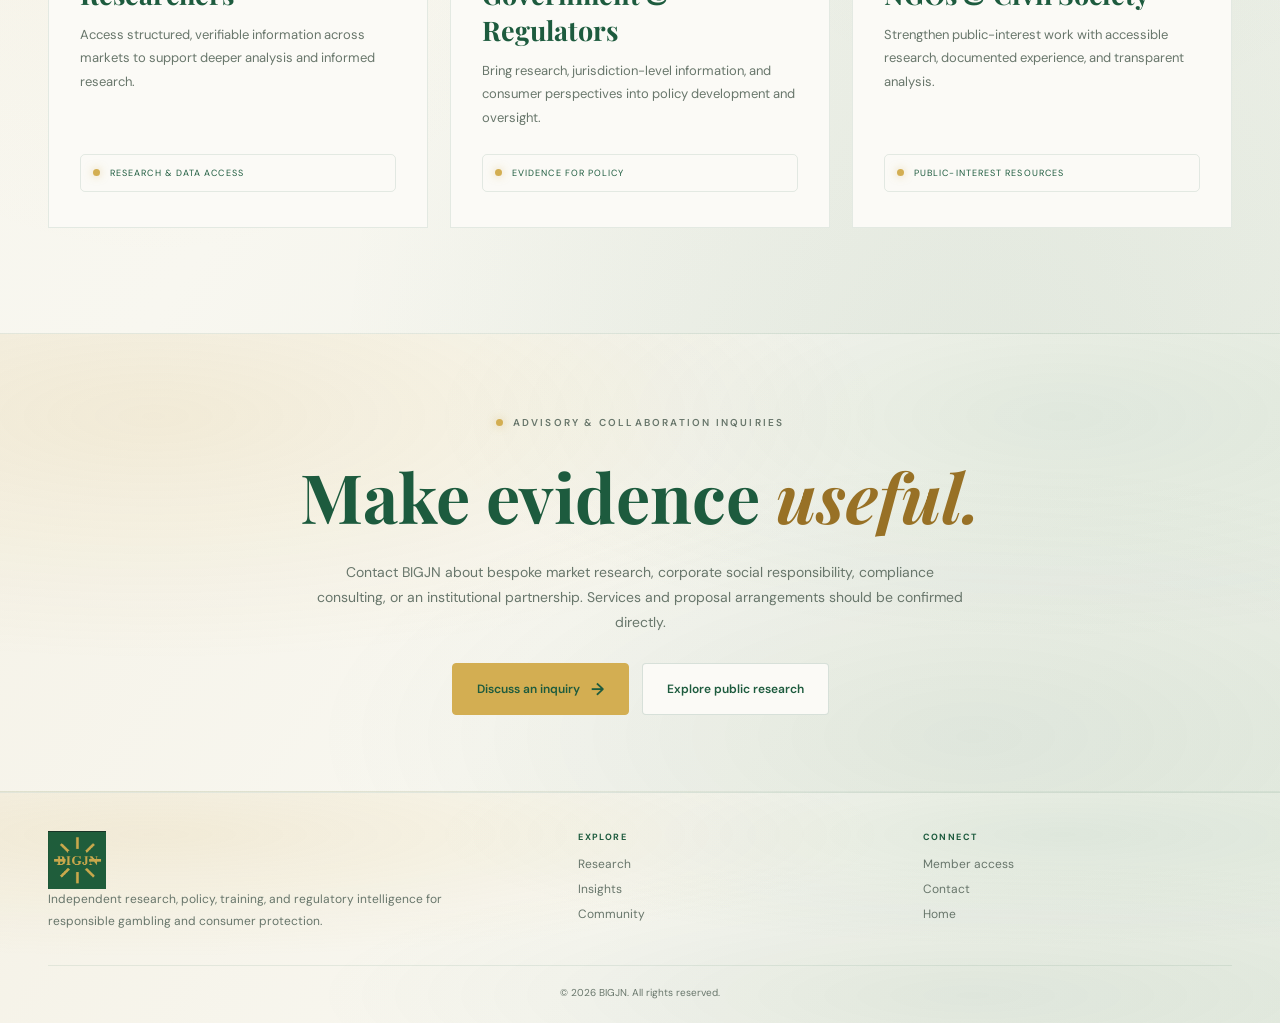
<file: our-work.html>
<!doctype html>
<html lang="en">
<head>
  <meta charset="utf-8">
  <meta name="viewport" content="width=device-width, initial-scale=1">
  <meta name="theme-color" content="#000000">
  <meta name="description" content="Explore BIGJN's research, regulatory intelligence, training, advisory, and public-interest partnership priorities.">
  <title>Our Work | BIGJN</title>
  <link rel="icon" type="image/png" href="logo.png">
  <link rel="preconnect" href="https://fonts.googleapis.com">
  <link rel="preconnect" href="https://fonts.gstatic.com" crossorigin>
  <link href="https://fonts.googleapis.com/css2?family=DM+Sans:wght@400;500;600;700&family=Playfair+Display:ital,wght@0,500;0,600;0,700;1,500;1,600&display=swap" rel="stylesheet">
  <link rel="stylesheet" href="pages.css">
</head>
<body>
  <a class="skip-link" href="#main">Skip to content</a>
  <header class="site-header">
    <a class="site-brand" href="index.html" aria-label="BIGJN Gambling Justice Network home">
      <img src="logo.png" alt="">
      <span class="site-brand-copy"><span class="site-brand-name">BIGJN</span><span class="site-brand-tagline">Gambling Justice Network</span></span>
    </a>
    <button class="menu-button" type="button" aria-expanded="false" aria-controls="menu-panel"><span>MENU</span><span class="menu-icon" aria-hidden="true"><span></span><span></span></span></button>
  </header>
  <div class="menu-panel" id="menu-panel" aria-hidden="true"><div><nav aria-label="Main navigation">
    <a href="index.html">HOME</a><a href="research.html">RESEARCH &amp; POLICY</a><a href="index.html#platform">PLATFORM</a><a href="insights.html">INSIGHTS</a><a href="our-work.html" aria-current="page">OUR WORK</a><a href="community.html">PARTNERSHIPS &amp; FUNDING</a><a href="connect.html">MEMBER ACCESS</a><a href="contact.html">CONTACT</a>
  </nav><p class="menu-note">Evidence into action</p></div></div>
  <main id="main">
    <header class="page-hero"><div class="wrap">
      <span class="eyebrow">What we do</span>
      <h1>Independent evidence for <span class="gold italic">safer markets.</span></h1>
      <p>BIGJN brings together research, policy analysis, regulatory intelligence, training, and advisory work to support consumer protection and transparent decision-making.</p>
    </div></header>
    <section class="page-section" id="pillars"><div class="wrap">
      <header class="section-heading"><span class="eyebrow">Our institutional scope</span><h2>Research into <span class="gold italic">practice.</span></h2><p>Connected workstreams for decision-makers, researchers, organizations, and the public.</p></header>
      <div class="pillar-grid">
        <details class="pillar">
          <summary class="pillar-toggle"><span class="pillar-icon" aria-hidden="true">◆</span><h3>Research &amp; Regulatory Intelligence</h3><p class="pillar-summary">Public research and policy analysis, with jurisdiction-level dashboards planned for a later phase.</p><span class="pillar-more">Explore the research</span></summary>
          <div class="pillar-details"><p>BIGJN examines the rules, market practices, and consumer impacts that shape gambling systems. Public summaries are available now; searchable regulatory datasets and interactive dashboards are planned.</p><h4>Research priorities</h4><ul><li>Reviewing regulation, licensing, consumer protections, and harm-reduction measures.</li><li>Making methods, sources, and the limits of available evidence clear.</li><li>Connecting research findings to practical policy questions.</li></ul><a class="pillar-link" href="research.html">Visit Research <span aria-hidden="true">→</span></a></div>
        </details>
        <details class="pillar">
          <summary class="pillar-toggle"><span class="pillar-icon" aria-hidden="true">◆</span><h3>Training &amp; Compliance Academy</h3><p class="pillar-summary">A planned learning platform for professionals working across regulation, research, and compliance.</p><span class="pillar-more">Academy roadmap</span></summary>
          <div class="pillar-details"><p>The proposed academy will provide structured learning for professionals and organizations. Course delivery and certificates are planned features and are not currently offered on this site.</p><h4>Planned learning features</h4><ul><li>Video and text lessons with downloadable workbooks.</li><li>Quizzes and course progress for enrolled learners.</li><li>PDF certificates with unique verification IDs.</li></ul><a class="pillar-link" href="contact.html">Ask about the roadmap <span aria-hidden="true">→</span></a></div>
        </details>
        <details class="pillar">
          <summary class="pillar-toggle"><span class="pillar-icon" aria-hidden="true">◆</span><h3>Advisory &amp; Public-Interest Partnerships</h3><p class="pillar-summary">Proposed consulting and collaboration with agencies, universities, NGOs, and responsible organizations.</p><span class="pillar-more">Discuss a collaboration</span></summary>
          <div class="pillar-details"><p>The project scope includes bespoke market research, corporate social responsibility, and compliance consulting, alongside partnerships that bring evidence into public-interest work.</p><h4>Partnership tracks</h4><ul><li>Government agencies and regulators seeking research and policy insight.</li><li>Universities, researchers, NGOs, and civil society groups.</li><li>Corporate sponsors, with transparent attribution and an editorial independence policy in the planned governance framework.</li></ul><a class="pillar-link" href="community.html">View partnership scope <span aria-hidden="true">→</span></a></div>
        </details>
      </div>
    </div></section>
    <section class="page-section" id="decision-makers" style="padding-top:15px"><div class="wrap">
      <header class="section-heading"><span class="eyebrow">Evidence for action</span><h2>Evidence for <span class="gold italic">better decisions.</span></h2><p>For researchers, government and regulators, NGOs, civil society, and other public-interest organizations.</p></header>
      <div class="audience-grid">
        <article class="audience"><div class="audience-rule"></div><h3>Researchers</h3><p>Access structured, verifiable information across markets to support deeper analysis and informed research.</p><div class="access">Research &amp; data access</div></article>
        <article class="audience"><div class="audience-rule"></div><h3>Government &amp; Regulators</h3><p>Bring research, jurisdiction-level information, and consumer perspectives into policy development and oversight.</p><div class="access">Evidence for policy</div></article>
        <article class="audience"><div class="audience-rule"></div><h3>NGOs &amp; Civil Society</h3><p>Strengthen public-interest work with accessible research, documented experience, and transparent analysis.</p><div class="access">Public-interest resources</div></article>
      </div>
    </div></section>
    <section class="community-callout"><div class="wrap"><span class="eyebrow">Advisory &amp; collaboration inquiries</span><h2>Make evidence <span class="gold italic">useful.</span></h2><p>Contact BIGJN about bespoke market research, corporate social responsibility, compliance consulting, or an institutional partnership. Services and proposal arrangements should be confirmed directly.</p><div class="actions"><a class="button button-primary" href="contact.html">Discuss an inquiry <span class="arrow" aria-hidden="true">→</span></a><a class="button" href="research.html">Explore public research</a></div></div></section>
  </main>
  <footer class="site-footer"><div class="wrap"><div class="footer-grid"><div><img class="brand-logo" src="logo.png" alt="BIGJN"><p class="footer-blurb">Independent research, policy, training, and regulatory intelligence for responsible gambling and consumer protection.</p></div><div><h3 class="footer-title">Explore</h3><nav class="footer-links"><a href="research.html">Research</a><a href="insights.html">Insights</a><a href="community.html">Community</a></nav></div><div><h3 class="footer-title">Connect</h3><nav class="footer-links"><a href="connect.html">Member access</a><a href="contact.html">Contact</a><a href="index.html">Home</a></nav></div></div><div class="copyright">© 2026 BIGJN. All rights reserved.</div></div></footer>
  <script src="site.js"></script>
</body>
</html>
</file>
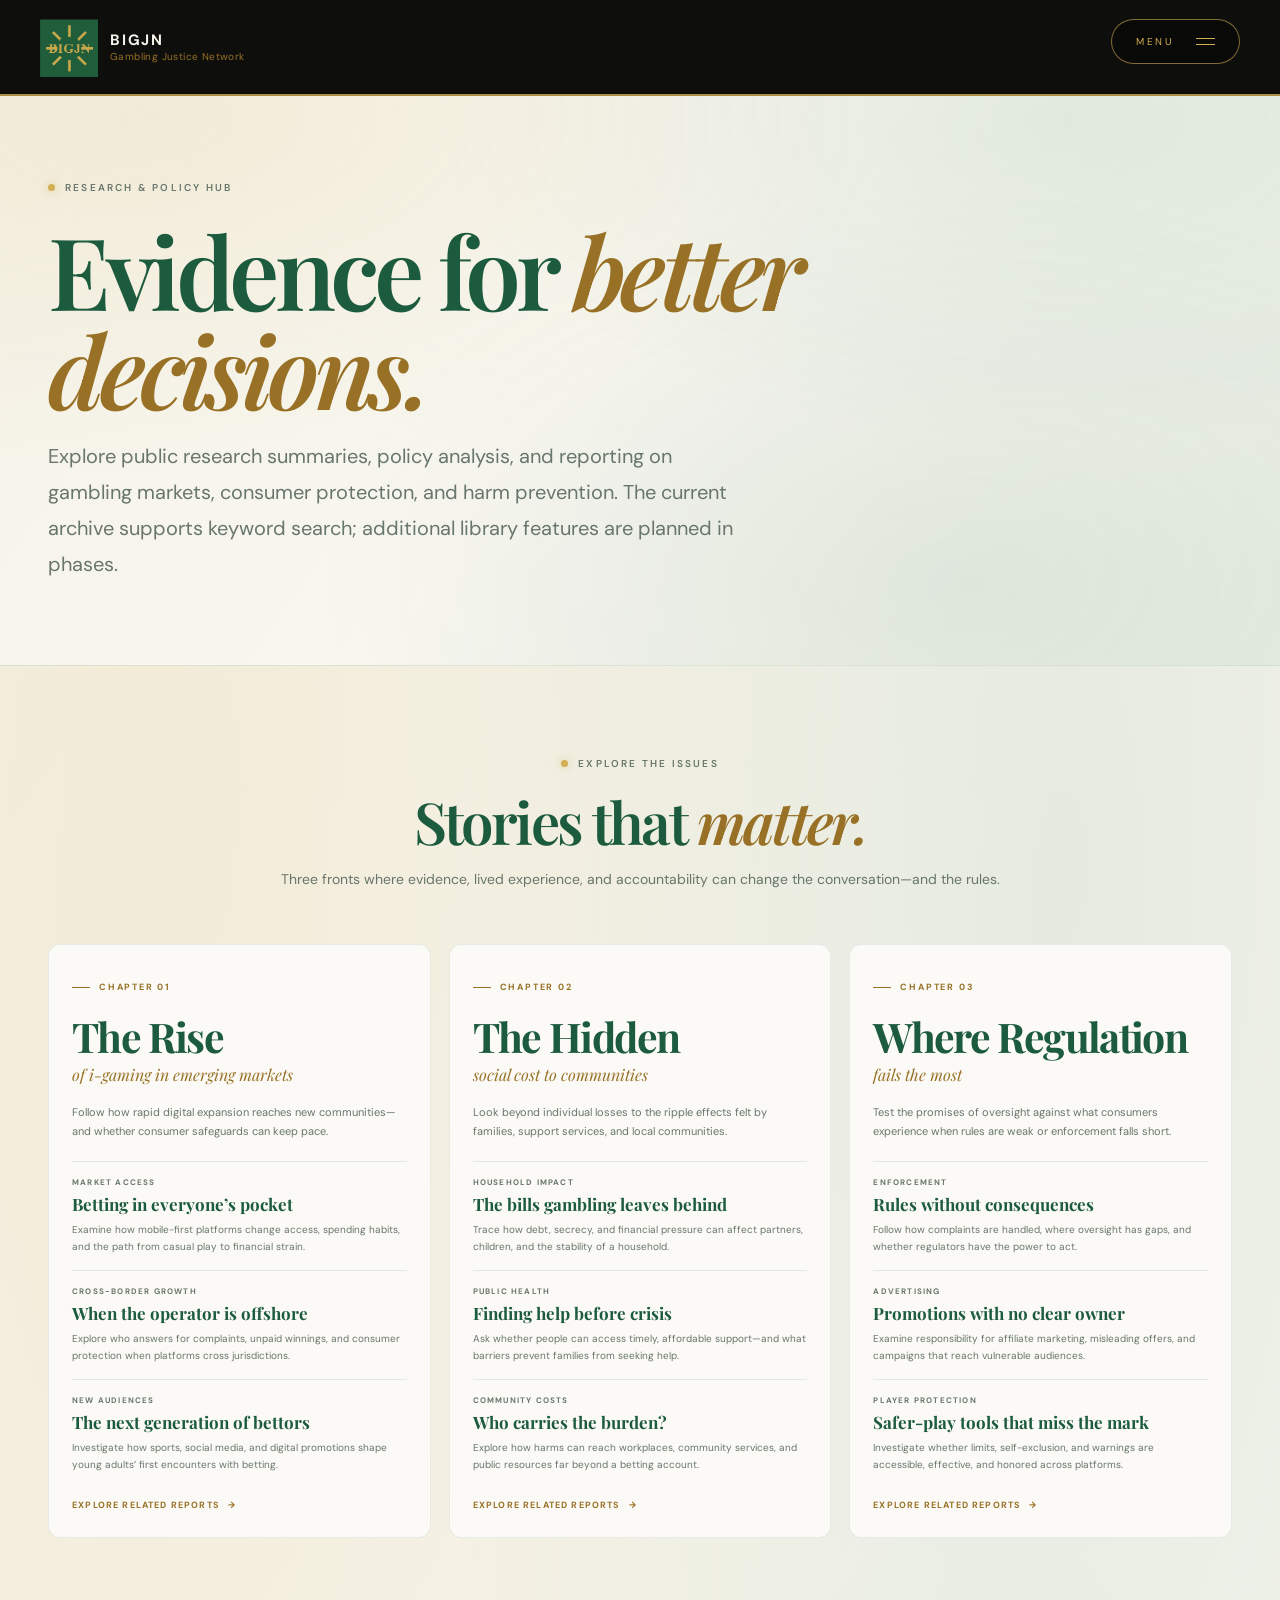
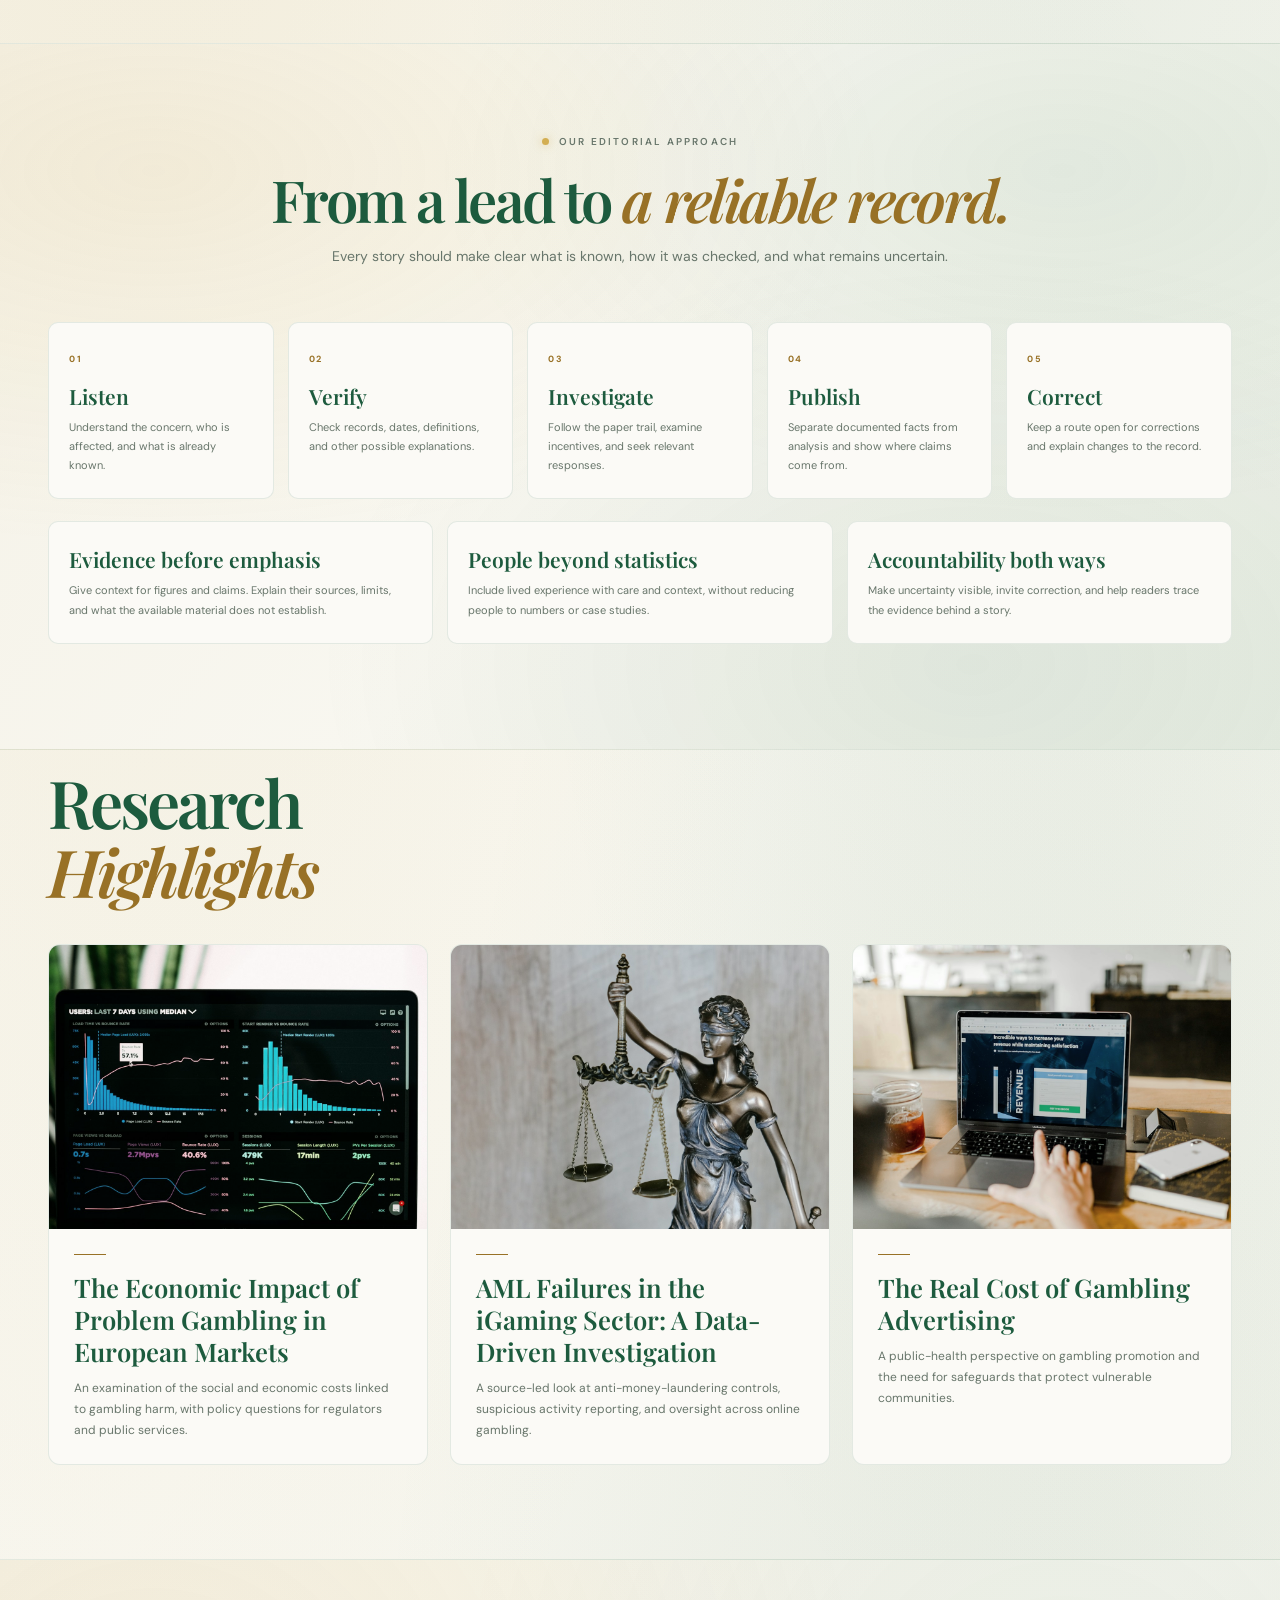
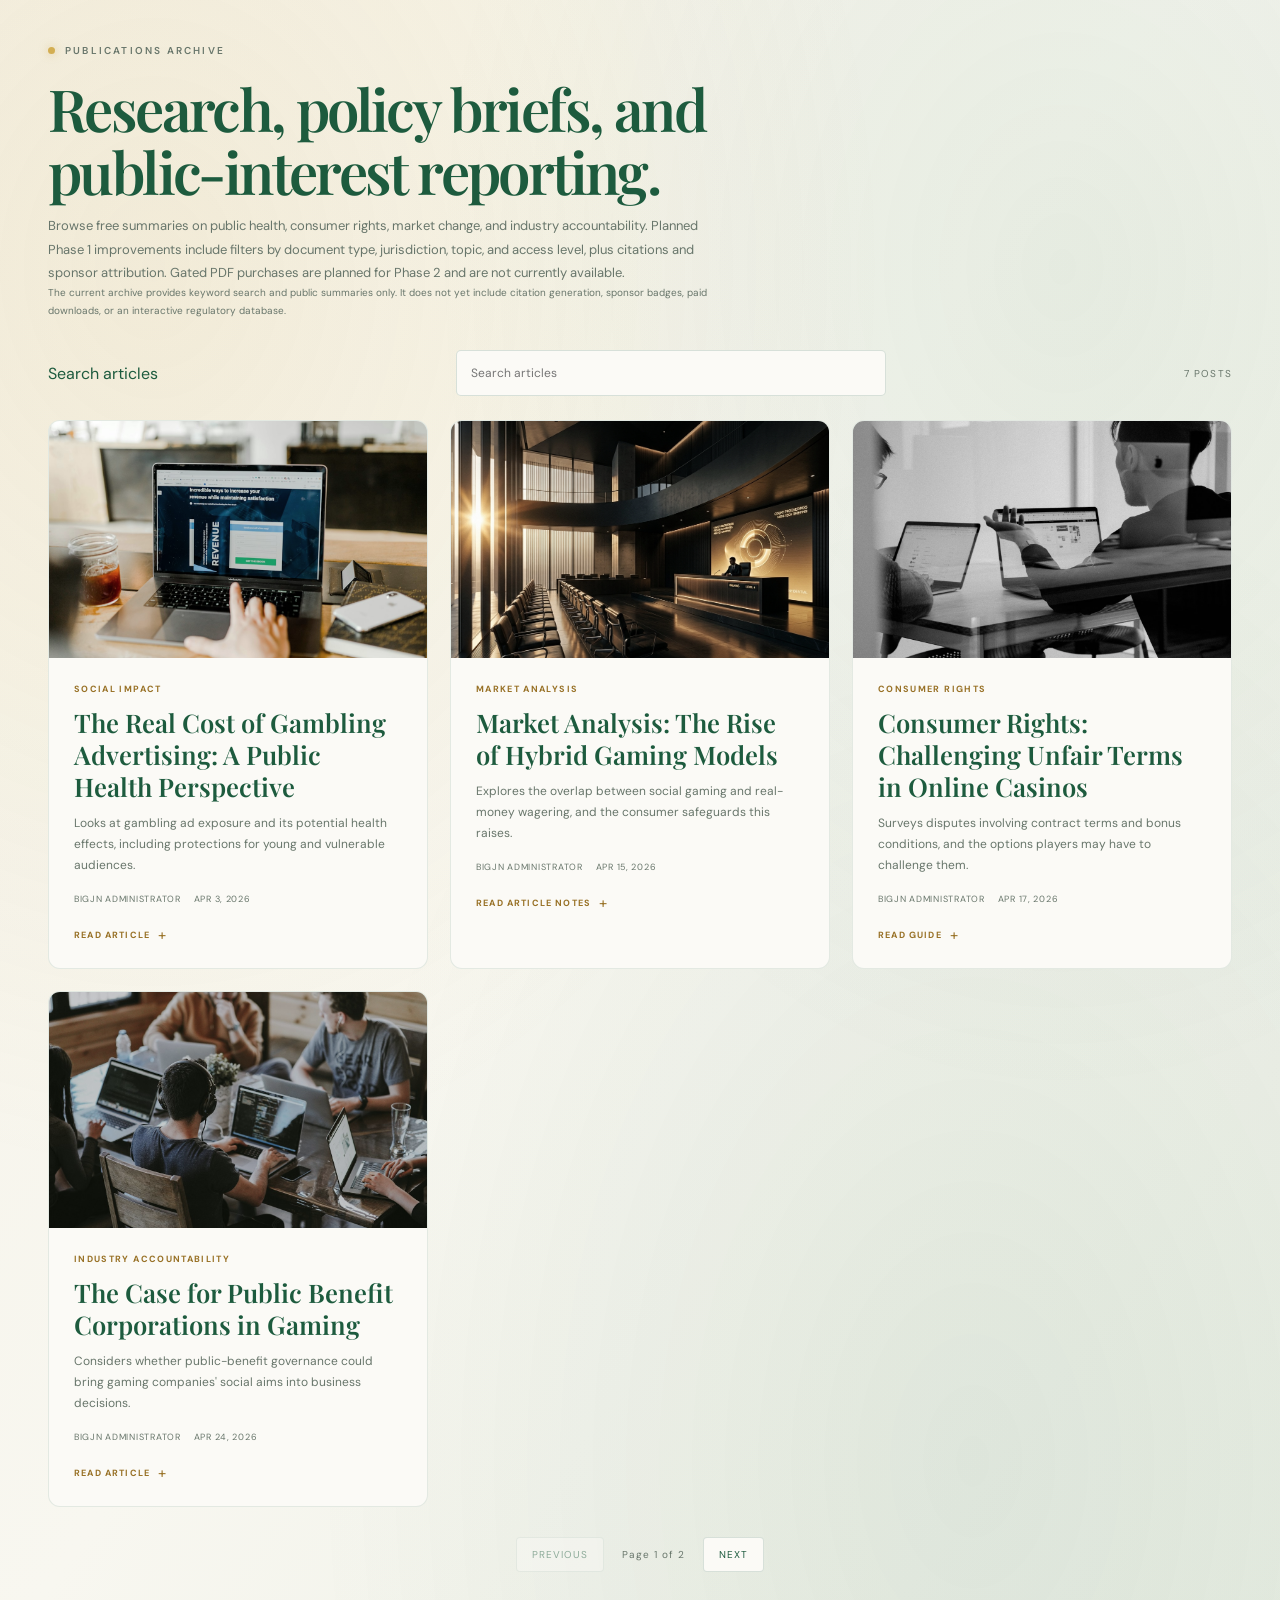
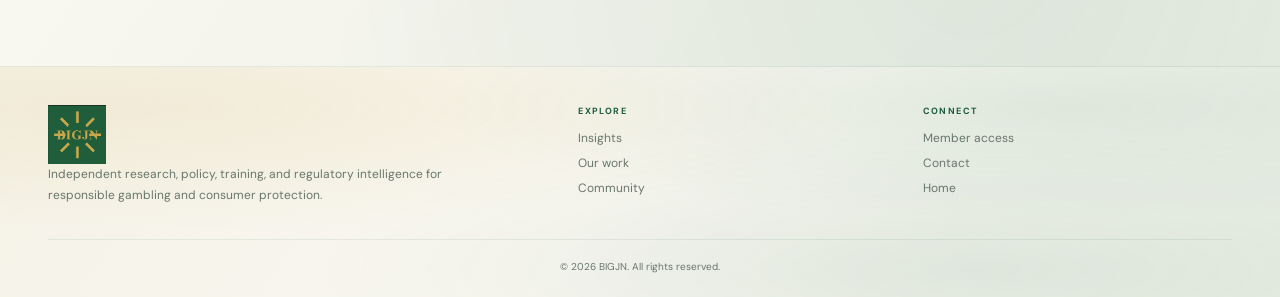
<file: research.html>
<!doctype html>
<html lang="en">
<head>
  <meta charset="utf-8">
  <meta name="viewport" content="width=device-width, initial-scale=1">
  <meta name="theme-color" content="#000000">
  <meta name="description" content="Free BIGJN research and policy summaries on gambling markets, consumer protection, and regulation. Advanced publication filters and paid reports are part of the planned platform.">
  <title>Research &amp; Policy Hub | BIGJN</title>
  <link rel="icon" type="image/png" href="logo.png">
  <link rel="preconnect" href="https://fonts.googleapis.com">
  <link rel="preconnect" href="https://fonts.gstatic.com" crossorigin>
  <link href="https://fonts.googleapis.com/css2?family=DM+Sans:wght@400;500;600;700&family=Playfair+Display:ital,wght@0,500;0,600;0,700;1,500;1,600&display=swap" rel="stylesheet">
  <link rel="stylesheet" href="pages.css">
</head>
<body>
  <a class="skip-link" href="#main">Skip to content</a>
  <header class="site-header">
    <a class="site-brand" href="index.html" aria-label="BIGJN Gambling Justice Network home">
      <img src="logo.png" alt="">
      <span class="site-brand-copy"><span class="site-brand-name">BIGJN</span><span class="site-brand-tagline">Gambling Justice Network</span></span>
    </a>
    <button class="menu-button" type="button" aria-expanded="false" aria-controls="menu-panel"><span>MENU</span><span class="menu-icon" aria-hidden="true"><span></span><span></span></span></button>
  </header>
  <div class="menu-panel" id="menu-panel" aria-hidden="true"><div><nav aria-label="Main navigation">
    <a href="index.html">HOME</a><a href="research.html" aria-current="page">RESEARCH &amp; POLICY</a><a href="index.html#platform">PLATFORM</a><a href="insights.html">INSIGHTS</a><a href="our-work.html">OUR WORK</a><a href="community.html">PARTNERSHIPS &amp; FUNDING</a><a href="connect.html">MEMBER ACCESS</a><a href="contact.html">CONTACT</a>
  </nav><p class="menu-note">Evidence. Accountability. Change.</p></div></div>
  <main id="main">
    <header class="page-hero"><div class="wrap">
      <span class="eyebrow">Research &amp; policy hub</span>
      <h1>Evidence for <span class="gold italic">better decisions.</span></h1>
      <p>Explore public research summaries, policy analysis, and reporting on gambling markets, consumer protection, and harm prevention. The current archive supports keyword search; additional library features are planned in phases.</p>
    </div></header>
    <section class="page-section" id="stories">
      <div class="wrap">
        <header class="section-heading"><span class="eyebrow">Explore the issues</span><h2>Stories that <span class="gold italic">matter.</span></h2><p>Three fronts where evidence, lived experience, and accountability can change the conversation—and the rules.</p></header>
        <div class="chapter-list">
          <article class="chapter">
            <span class="chapter-number">CHAPTER 01</span><h3>The Rise</h3><p class="chapter-subtitle">of i-gaming in emerging markets</p>
            <p class="chapter-intro">Follow how rapid digital expansion reaches new communities—and whether consumer safeguards can keep pace.</p>
            <div class="chapter-stories">
              <article class="chapter-story"><span class="chapter-story-label">Market access</span><h4>Betting in everyone’s pocket</h4><p>Examine how mobile-first platforms change access, spending habits, and the path from casual play to financial strain.</p></article>
              <article class="chapter-story"><span class="chapter-story-label">Cross-border growth</span><h4>When the operator is offshore</h4><p>Explore who answers for complaints, unpaid winnings, and consumer protection when platforms cross jurisdictions.</p></article>
              <article class="chapter-story"><span class="chapter-story-label">New audiences</span><h4>The next generation of bettors</h4><p>Investigate how sports, social media, and digital promotions shape young adults’ first encounters with betting.</p></article>
            </div><a class="chapter-more" href="#reports">Explore related reports <span aria-hidden="true">→</span></a>
          </article>
          <article class="chapter">
            <span class="chapter-number">CHAPTER 02</span><h3>The Hidden</h3><p class="chapter-subtitle">social cost to communities</p>
            <p class="chapter-intro">Look beyond individual losses to the ripple effects felt by families, support services, and local communities.</p>
            <div class="chapter-stories">
              <article class="chapter-story"><span class="chapter-story-label">Household impact</span><h4>The bills gambling leaves behind</h4><p>Trace how debt, secrecy, and financial pressure can affect partners, children, and the stability of a household.</p></article>
              <article class="chapter-story"><span class="chapter-story-label">Public health</span><h4>Finding help before crisis</h4><p>Ask whether people can access timely, affordable support—and what barriers prevent families from seeking help.</p></article>
              <article class="chapter-story"><span class="chapter-story-label">Community costs</span><h4>Who carries the burden?</h4><p>Explore how harms can reach workplaces, community services, and public resources far beyond a betting account.</p></article>
            </div><a class="chapter-more" href="#reports">Explore related reports <span aria-hidden="true">→</span></a>
          </article>
          <article class="chapter">
            <span class="chapter-number">CHAPTER 03</span><h3>Where Regulation</h3><p class="chapter-subtitle">fails the most</p>
            <p class="chapter-intro">Test the promises of oversight against what consumers experience when rules are weak or enforcement falls short.</p>
            <div class="chapter-stories">
              <article class="chapter-story"><span class="chapter-story-label">Enforcement</span><h4>Rules without consequences</h4><p>Follow how complaints are handled, where oversight has gaps, and whether regulators have the power to act.</p></article>
              <article class="chapter-story"><span class="chapter-story-label">Advertising</span><h4>Promotions with no clear owner</h4><p>Examine responsibility for affiliate marketing, misleading offers, and campaigns that reach vulnerable audiences.</p></article>
              <article class="chapter-story"><span class="chapter-story-label">Player protection</span><h4>Safer-play tools that miss the mark</h4><p>Investigate whether limits, self-exclusion, and warnings are accessible, effective, and honored across platforms.</p></article>
            </div><a class="chapter-more" href="#reports">Explore related reports <span aria-hidden="true">→</span></a>
          </article>
        </div>
      </div>
    </section>
    <section class="editorial-section" id="editorial">
      <div class="wrap">
        <header class="section-heading">
          <span class="eyebrow">Our editorial approach</span>
          <h2>From a lead to <span class="gold italic">a reliable record.</span></h2>
          <p>Every story should make clear what is known, how it was checked, and what remains uncertain.</p>
        </header>
        <ol class="editorial-steps">
          <li><span>01</span><h3>Listen</h3><p>Understand the concern, who is affected, and what is already known.</p></li>
          <li><span>02</span><h3>Verify</h3><p>Check records, dates, definitions, and other possible explanations.</p></li>
          <li><span>03</span><h3>Investigate</h3><p>Follow the paper trail, examine incentives, and seek relevant responses.</p></li>
          <li><span>04</span><h3>Publish</h3><p>Separate documented facts from analysis and show where claims come from.</p></li>
          <li><span>05</span><h3>Correct</h3><p>Keep a route open for corrections and explain changes to the record.</p></li>
        </ol>
        <div class="editorial-principles">
          <article><h3>Evidence before emphasis</h3><p>Give context for figures and claims. Explain their sources, limits, and what the available material does not establish.</p></article>
          <article><h3>People beyond statistics</h3><p>Include lived experience with care and context, without reducing people to numbers or case studies.</p></article>
          <article><h3>Accountability both ways</h3><p>Make uncertainty visible, invite correction, and help readers trace the evidence behind a story.</p></article>
        </div>
      </div>
    </section>
    <section class="image-section" id="reports"><div class="wrap">
      <header class="image-section-heading"><h2>Research<br><span class="gold italic">Highlights</span></h2></header>
      <div class="image-grid">
        <article class="image-card"><div class="image-card-photo"><img src="economic-impact.jpg" alt="Data analytics dashboard" loading="lazy" decoding="async" width="1200" height="900"></div><div class="image-card-copy"><span class="image-card-rule"></span><h3>The Economic Impact of Problem Gambling in European Markets</h3><p>An examination of the social and economic costs linked to gambling harm, with policy questions for regulators and public services.</p></div></article>
        <article class="image-card"><div class="image-card-photo"><img src="legal-research.jpg" alt="Legal documents and research papers" loading="lazy" decoding="async" width="1200" height="900"></div><div class="image-card-copy"><span class="image-card-rule"></span><h3>AML Failures in the iGaming Sector: A Data-Driven Investigation</h3><p>A source-led look at anti-money-laundering controls, suspicious activity reporting, and oversight across online gambling.</p></div></article>
        <article class="image-card"><div class="image-card-photo"><img src="responsible-gambling.jpg" alt="Responsible gambling awareness concept" loading="lazy" decoding="async" width="1200" height="900"></div><div class="image-card-copy"><span class="image-card-rule"></span><h3>The Real Cost of Gambling Advertising</h3><p>A public-health perspective on gambling promotion and the need for safeguards that protect vulnerable communities.</p></div></article>
      </div>
    </div></section>
    <section class="image-section" id="blog">
      <div class="wrap">
        <header class="archive-heading">
          <span class="eyebrow">Publications archive</span>
          <h2>Research, policy briefs, and public-interest reporting.</h2>
          <p>Browse free summaries on public health, consumer rights, market change, and industry accountability. Planned Phase 1 improvements include filters by document type, jurisdiction, topic, and access level, plus citations and sponsor attribution. Gated PDF purchases are planned for Phase 2 and are not currently available.</p>
          <p class="aml-note">The current archive provides keyword search and public summaries only. It does not yet include citation generation, sponsor badges, paid downloads, or an interactive regulatory database.</p>
        </header>
        <div class="archive-controls">
          <label class="sr-only" for="article-search">Search articles</label>
          <input id="article-search" type="search" placeholder="Search articles">
          <p id="archive-count" role="status" aria-live="polite">7 posts</p>
        </div>
        <div class="image-grid blog-grid" id="archive-grid">
          <details class="image-card archive-card">
            <summary class="archive-summary">
              <div class="image-card-photo"><img src="responsible-gambling.jpg" alt="Gambling-related public health information" loading="lazy" decoding="async" width="1200" height="750"></div>
              <div class="image-card-copy"><span class="blog-category">Social Impact</span><h3>The Real Cost of Gambling Advertising: A Public Health Perspective</h3><p>Looks at gambling ad exposure and its potential health effects, including protections for young and vulnerable audiences.</p><div class="archive-meta"><span>BIGJN Administrator</span><time datetime="2026-04-03">Apr 3, 2026</time></div><span class="archive-expand">Read article</span></div>
            </summary>
            <div class="archive-details">
              <span class="blog-category">Public Health Perspective</span>
              <h3>Advertising's Hidden Toll</h3>
              <p class="archive-claim">The article discusses the relationship between young people's exposure to gambling ads and risky behaviors.</p>
              <h4>Key Findings</h4>
              <ul>
                <li>Children reportedly see 3–5 gambling advertisements per day during sports broadcasts.</li>
                <li>The report associates early exposure with a 38% increase in problem-gambling risk.</li>
                <li>The article argues current rules do not adequately protect minors.</li>
              </ul>
              <h4>Recommendations</h4>
              <p>The article calls for restrictions on gambling advertising during family viewing hours and on social platforms popular with young people.</p>
              <h4>Article Notes</h4>
              <dl class="article-notes">
                <div><dt>Author</dt><dd>BIGJN Administrator</dd></div>
                <div><dt>Published</dt><dd><time datetime="2026-04-03">April 3, 2026</time></dd></div>
                <div><dt>Status</dt><dd>Published</dd></div>
                <div><dt>Categories</dt><dd>Social Impact; Harm Reduction</dd></div>
              </dl>
              <p class="aml-note">The statistics are presented as stated in the article and have not been independently verified here.</p>
            </div>
          </details>
          <details class="image-card archive-card">
            <summary class="archive-summary">
              <div class="image-card-photo"><img src="hero-bg.jpg" alt="Modern digital gaming environment" loading="lazy" decoding="async" width="1200" height="750"></div>
              <div class="image-card-copy"><span class="blog-category">Market Analysis</span><h3>Market Analysis: The Rise of Hybrid Gaming Models</h3><p>Explores the overlap between social gaming and real-money wagering, and the consumer safeguards this raises.</p><div class="archive-meta"><span>BIGJN Administrator</span><time datetime="2026-04-15">Apr 15, 2026</time></div><span class="archive-expand">Read article notes</span></div>
            </summary>
            <div class="archive-details">
              <h3>The Rise of Hybrid Gaming Models</h3>
              <p class="archive-claim">The article introduction describes how social gaming and real-money gambling are increasingly combined.</p>
              <p>No full article body is available in the supplied post information.</p>
              <h4>Article Notes</h4>
              <dl class="article-notes">
                <div><dt>Author</dt><dd>BIGJN Administrator</dd></div>
                <div><dt>Published</dt><dd><time datetime="2026-04-15">April 15, 2026</time></dd></div>
                <div><dt>Status</dt><dd>Published</dd></div>
                <div><dt>Categories</dt><dd>Market Analysis; Industry Accountability</dd></div>
              </dl>
            </div>
          </details>
          <details class="image-card archive-card">
            <summary class="archive-summary">
              <div class="image-card-photo"><img src="policy-meeting.jpg" alt="People discussing policy and consumer rights" loading="lazy" decoding="async" width="1200" height="750"></div>
              <div class="image-card-copy"><span class="blog-category">Consumer Rights</span><h3>Consumer Rights: Challenging Unfair Terms in Online Casinos</h3><p>Surveys disputes involving contract terms and bonus conditions, and the options players may have to challenge them.</p><div class="archive-meta"><span>BIGJN Administrator</span><time datetime="2026-04-17">Apr 17, 2026</time></div><span class="archive-expand">Read guide</span></div>
            </summary>
            <div class="archive-details">
              <span class="blog-category">Consumer Rights Guide</span>
              <h3>Unfair Terms Exposed</h3>
              <h4>What Makes a Term Unfair?</h4>
              <p>The article discusses the UK Consumer Rights Act 2015 and terms that may create a significant imbalance against consumers.</p>
              <h4>Common Concerns</h4>
              <ul>
                <li>Wagering conditions that are not clearly disclosed.</li>
                <li>Terms that allow an operator to close accounts unilaterally.</li>
                <li>Excessive chargeback fees.</li>
              </ul>
              <h4>Possible Steps to Challenge a Term</h4>
              <ol>
                <li>Keep records, including screenshots, emails, and account communications.</li>
                <li>Raise a complaint with the relevant regulator, such as the UKGC or MGA where applicable.</li>
                <li>Consider qualified legal advice where significant losses are involved.</li>
              </ol>
              <p class="aml-note">This is general information, not legal advice. Consumer protections and complaint routes depend on the jurisdiction and circumstances.</p>
              <h4>Article Notes</h4>
              <dl class="article-notes">
                <div><dt>Author</dt><dd>BIGJN Administrator</dd></div>
                <div><dt>Published</dt><dd><time datetime="2026-04-17">April 17, 2026</time></dd></div>
                <div><dt>Status</dt><dd>Published</dd></div>
                <div><dt>Categories</dt><dd>Consumer Rights; Licensing</dd></div>
              </dl>
            </div>
          </details>
          <details class="image-card archive-card">
            <summary class="archive-summary">
              <div class="image-card-photo"><img src="community-team.jpg" alt="Team collaborating on a shared project" loading="lazy" decoding="async" width="1200" height="750"></div>
              <div class="image-card-copy"><span class="blog-category">Industry Accountability</span><h3>The Case for Public Benefit Corporations in Gaming</h3><p>Considers whether public-benefit governance could bring gaming companies' social aims into business decisions.</p><div class="archive-meta"><span>BIGJN Administrator</span><time datetime="2026-04-24">Apr 24, 2026</time></div><span class="archive-expand">Read article</span></div>
            </summary>
            <div class="archive-details">
              <h3>Gaming for Good</h3>
              <p class="archive-claim">The article examines whether changing gaming operators' corporate structure could better balance commercial goals and public benefit.</p>
              <h4>Rethinking Corporate Structure</h4>
              <p>It contrasts shareholder-focused governance with public-benefit corporations, which are designed to consider stated social objectives alongside financial performance.</p>
              <h4>Potential Advantages</h4>
              <ol>
                <li>Proactive compliance may help reduce some regulatory friction.</li>
                <li>A public-benefit commitment may strengthen brand trust and player loyalty.</li>
                <li>Long-term sustainability can be prioritized over short-term gains.</li>
              </ol>
              <h4>Industry Update</h4>
              <p>The report states that three major operators announced plans to convert in 2024; this claim has not been independently verified here.</p>
              <h4>Article Notes</h4>
              <dl class="article-notes">
                <div><dt>Author</dt><dd>BIGJN Administrator</dd></div>
                <div><dt>Published</dt><dd><time datetime="2026-04-24">April 24, 2026</time></dd></div>
                <div><dt>Status</dt><dd>Published</dd></div>
                <div><dt>Categories</dt><dd>Industry Accountability; Fair Gaming</dd></div>
              </dl>
            </div>
          </details>
          <details class="image-card archive-card">
            <summary class="archive-summary">
              <div class="image-card-photo"><img src="responsible-gambling.jpg" alt="Responsible gambling support resources" loading="lazy" decoding="async" width="1200" height="750"></div>
              <div class="image-card-copy"><span class="blog-category">Harm Reduction</span><h3>Why Responsible Gambling Tools Are Failing a Generation</h3><p>Examines why self-exclusion and deposit caps may not be enough on their own, and how protections could improve.</p><div class="archive-meta"><span>BIGJN Administrator</span><time datetime="2026-04-14">Apr 14, 2026</time></div><span class="archive-expand">Read article</span></div>
            </summary>
            <div class="archive-details harm-details">
              <h3>Beyond Self-Exclusion</h3>
              <p class="archive-claim">Self-exclusion and deposit limits alone may not provide enough protection. The article calls for a broader approach to how operators design safeguards.</p>
              <h4>The Illusion of Control</h4>
              <p>Deposit caps and self-exclusion registers are often treated as primary defenses. The article argues that relying on them alone can leave important gaps.</p>
              <h4>What Could Help</h4>
              <ul>
                <li><strong>Personalized risk scoring:</strong> Use AI-assisted behavioral analysis to identify risk patterns earlier, with appropriate privacy safeguards.</li>
                <li><strong>Cooling-off periods:</strong> Require breaks after defined loss thresholds.</li>
                <li><strong>Staff training:</strong> Help staff recognize potential harm patterns and respond promptly.</li>
              </ul>
              <h4>Article Notes</h4>
              <dl class="article-notes">
                <div><dt>Author</dt><dd>BIGJN Administrator</dd></div>
                <div><dt>Published</dt><dd><time datetime="2026-04-14">April 14, 2026</time></dd></div>
                <div><dt>Status</dt><dd>Published</dd></div>
                <div><dt>Category</dt><dd>Harm Reduction</dd></div>
              </dl>
            </div>
          </details>
          <details class="image-card archive-card">
            <summary class="archive-summary">
              <div class="image-card-photo"><img src="legal-research.jpg" alt="Legal research documents" loading="lazy" decoding="async" width="1200" height="750"></div>
              <div class="image-card-copy"><span class="blog-category">Anti-Money Laundering</span><h3>AML Failures in the iGaming Sector: A Data-Driven Investigation</h3><p>Reviews anti-money-laundering controls, suspicious activity reporting, and oversight in online gambling.</p><div class="archive-meta"><span>BIGJN Administrator</span><time datetime="2026-04-26">Apr 26, 2026</time></div><span class="archive-expand">Read investigation</span></div>
            </summary>
            <div class="archive-details aml-details">
              <span class="blog-category">Data-Driven Investigation</span>
              <h3>AML in iGaming: Systemic Failures</h3>
              <p class="aml-claim">The report states that 67% of operators fail to meet basic AML standards.</p>
              <h4>Methodology</h4>
              <p>Analysis of Suspicious Activity Reports (SARs) from 2022–2024 across major jurisdictions, including the UK, Malta, and Gibraltar.</p>
              <h4>Findings</h4>
              <ul>
                <li>Average SAR filing rate: 0.2% (the report states a benchmark of 2–3%).</li>
                <li>42% of operators have no dedicated AML officer.</li>
                <li>Customer due-diligence gaps in 78% of cases.</li>
              </ul>
              <h4>Example query</h4>
              <p class="aml-filename">query_sar_failures.sql</p>
              <pre class="aml-query"><code>SELECT operator_name, jurisdiction,
    COUNT(*) as total_transactions,
    SUM(CASE WHEN sar_filed = true THEN 1 ELSE 0 END) as sar_count,
    ROUND(SUM(CASE WHEN sar_filed = true THEN 1 ELSE 0 END) * 100.0 / COUNT(*), 2) as sar_percentage
FROM compliance_data
WHERE transaction_amount &gt; 10000
GROUP BY operator_name, jurisdiction
HAVING sar_percentage &lt; 0.5
ORDER BY sar_percentage ASC;</code></pre>
              <p class="aml-note">These figures are presented as stated in the report; the underlying dataset was not supplied with this summary.</p>
            </div>
          </details>
          <details class="image-card archive-card">
            <summary class="archive-summary">
              <div class="image-card-photo"><img src="economic-impact.jpg" alt="Data analytics related to gambling markets" loading="lazy" decoding="async" width="1200" height="750"></div>
              <div class="image-card-copy"><span class="blog-category">Research &amp; Data</span><h3>The Economic Impact of Problem Gambling in European Markets</h3><p>Reviews reported social and economic costs of gambling harm and the policy questions these estimates raise.</p><div class="archive-meta"><span>BIGJN Administrator</span><time datetime="2026-04-08">Apr 8, 2026</time></div><span class="archive-expand">Read report summary</span></div>
            </summary>
            <div class="archive-details economic-details">
              <h3>The Economic Impact of Problem Gambling</h3>
              <p class="archive-claim">The report describes a cross-national study of 15 European markets and calls for stronger responses to gambling-related harm.</p>
              <h4>Executive Summary</h4>
              <p>The report says the research team gathered information from more than 50,000 people across 15 European countries. It concludes that existing regulatory frameworks do not adequately address the harm identified.</p>
              <h4>Key Metrics</h4>
              <ul>
                <li><strong>Annual social cost:</strong> €15.3 billion, according to the report.</li>
                <li><strong>Treatment gap:</strong> 85% of affected people reportedly receive no support.</li>
                <li><strong>Regulatory coverage:</strong> 40% of markets reportedly have adequate player protections.</li>
              </ul>
              <h4>Full Report</h4>
              <p>The source describes a 120-page report containing methodology, raw data, and policy recommendations. A PDF is not hosted on this site.</p>
              <p class="aml-note">These figures are presented as stated in the report; the underlying dataset was not supplied with this summary.</p>
              <h4>Article Notes</h4>
              <dl class="article-notes">
                <div><dt>Author</dt><dd>BIGJN Administrator</dd></div>
                <div><dt>Published</dt><dd><time datetime="2026-04-08">April 8, 2026</time></dd></div>
                <div><dt>Status</dt><dd>Published</dd></div>
                <div><dt>Category</dt><dd>Research &amp; Data</dd></div>
              </dl>
            </div>
          </details>
        </div>
        <p class="archive-empty" id="archive-empty" hidden>No articles match your search.</p>
        <nav class="archive-pagination" aria-label="Article archive pages">
          <button id="archive-previous" type="button" disabled>Previous</button>
          <span id="archive-page" aria-live="polite">Page 1 of 2</span>
          <button id="archive-next" type="button">Next</button>
        </nav>
      </div>
    </section>
  </main>
  <footer class="site-footer"><div class="wrap">      <div class="footer-grid"><div><img class="brand-logo" src="logo.png" alt="BIGJN"><p class="footer-blurb">Independent research, policy, training, and regulatory intelligence for responsible gambling and consumer protection.</p></div><div><h3 class="footer-title">Explore</h3><nav class="footer-links"><a href="insights.html">Insights</a><a href="our-work.html">Our work</a><a href="community.html">Community</a></nav></div><div><h3 class="footer-title">Connect</h3><nav class="footer-links"><a href="connect.html">Member access</a><a href="contact.html">Contact</a><a href="index.html">Home</a></nav></div></div><div class="copyright">© 2026 BIGJN. All rights reserved.</div></div></footer>
  <script src="site.js"></script>
</body>
</html>
</file>
<file: pages.css>
:root {
  color-scheme: light;
  --sapphire: #1d5b3e;
  --ocean: #2e7650;
  --jade: #d3ae52;
  --ink: var(--sapphire);
  --ink-soft: #e4eadf;
  --paper: #f7f5ec;
  --muted: #68766b;
  --gold: #987126;
  --line: rgba(29,91,62,.16);
  --backdrop: radial-gradient(ellipse at 12% 18%, rgba(211,174,82,.12), transparent 46%), radial-gradient(ellipse at 83% 18%, rgba(46,118,80,.09), transparent 42%), radial-gradient(ellipse at 76% 88%, rgba(29,91,62,.08), transparent 48%), linear-gradient(125deg, #f5f2e7 0%, #f8f7f0 48%, #e9eee4 100%);
  --serif: "Playfair Display", Georgia, serif;
  --sans: "DM Sans", Arial, sans-serif;
}

* { box-sizing: border-box; }
html { scroll-behavior: smooth; scroll-padding-top: 110px; }
body { margin: 0; background: var(--backdrop); color: var(--ink); font-family: var(--sans); -webkit-font-smoothing: antialiased; }
body.menu-open { overflow: hidden; }
a { color: inherit; text-decoration: none; }
button { font: inherit; }
h1, h2, h3, h4, p { margin-top: 0; }
.wrap { width: min(1240px, calc(100% - 96px)); margin-inline: auto; }
.gold { color: var(--gold); }
.italic { font-style: italic; }
.eyebrow { display: inline-flex; align-items: center; gap: 10px; color: var(--muted); font-size: 10px; font-weight: 600; letter-spacing: .22em; text-transform: uppercase; }
.eyebrow::before { width: 7px; height: 7px; border-radius: 50%; background: var(--jade); box-shadow: 0 0 9px rgba(211,174,82,.5); content: ""; }
.skip-link { position: absolute; z-index: 30; top: 10px; left: 10px; padding: 12px; transform: translateY(-160%); background: #fff; color: var(--ink); }
.skip-link:focus { transform: translateY(0); }
.site-header { position: fixed; z-index: 20; inset: 0 0 auto; height: 96px; border-bottom: 2px solid rgba(211,174,82,.8); background: rgba(10,10,9,.98); backdrop-filter: blur(16px); }
.site-brand { position: absolute; z-index: 20; top: 19px; left: max(40px, calc((100vw - 1240px) / 2)); display: flex; align-items: center; gap: 12px; width: max-content; height: 58px; }
.site-brand img { display: block; flex: 0 0 58px; width: 58px; height: 58px; object-fit: contain; }
.site-brand-copy { display: grid; gap: 3px; }
.site-brand-name { color: var(--paper); font-size: 15px; font-weight: 700; letter-spacing: .12em; line-height: 1; }
.site-brand-tagline { color: var(--gold); font-size: 10px; letter-spacing: .04em; line-height: 1.2; white-space: nowrap; }
.brand-logo { display: block; width: 58px; height: auto; }
.menu-button { position: absolute; z-index: 21; top: 19px; right: max(40px, calc((100vw - 1240px) / 2)); display: flex; align-items: center; gap: 22px; padding: 15px 24px; color: var(--jade); border: 1px solid rgba(211,174,82,.6); border-radius: 100px; background: rgba(10,10,9,.75); backdrop-filter: blur(16px); cursor: pointer; font-size: 10px; letter-spacing: .24em; }
.menu-button:hover { border-color: var(--jade); background: var(--jade); color: #111; }
.menu-icon { display: grid; gap: 5px; }
.menu-icon span { width: 19px; height: 1px; background: var(--jade); transition: transform .25s; }
.menu-button[aria-expanded="true"] .menu-icon span:first-child { transform: translateY(3px) rotate(45deg); }
.menu-button[aria-expanded="true"] .menu-icon span:last-child { transform: translateY(-3px) rotate(-45deg); }
.menu-panel { position: fixed; z-index: 19; inset: 0; display: grid; align-content: center; justify-items: end; padding: 100px max(56px, calc((100vw - 1240px) / 2)); background: var(--backdrop); opacity: 0; visibility: hidden; transition: opacity .3s, visibility .3s; }
.menu-panel.open { opacity: 1; visibility: visible; }
.menu-panel nav { display: grid; gap: 12px; }
.menu-panel nav a { font-family: var(--serif); font-size: clamp(30px, 4vw, 52px); font-weight: 600; transition: color .2s, transform .2s; }
.menu-panel nav a:hover, .menu-panel nav a[aria-current="page"] { color: var(--ocean); }
.menu-panel nav a:hover { transform: translateX(8px); }
.menu-note { margin: 42px 0 0; color: var(--muted); font-size: 10px; letter-spacing: .18em; text-transform: uppercase; }
.page-hero { position: relative; overflow: hidden; padding: 175px 0 83px; border-bottom: 1px solid rgba(29,91,62,.09); background: var(--backdrop); }
.page-hero h1 { max-width: 930px; margin: 24px 0 20px; font-family: var(--serif); font-size: clamp(58px, 8vw, 100px); font-weight: 600; letter-spacing: -.055em; line-height: .99; }
.page-hero p { max-width: 700px; margin: 0; color: var(--muted); font-size: clamp(16px, 1.8vw, 20px); line-height: 1.8; }
.page-section { padding: 85px 0 105px; }
.editorial-section { padding: 85px 0 105px; border-block: 1px solid rgba(29,91,62,.09); background: var(--backdrop); }
.page-section, .editorial-section, .image-section { scroll-margin-top: 110px; }
.editorial-steps { display: grid; grid-template-columns: repeat(5, minmax(0, 1fr)); gap: 14px; margin: 0; padding: 0; list-style: none; }
.editorial-steps li, .editorial-principles article { min-width: 0; padding: 23px 20px; border: 1px solid rgba(29,91,62,.11); border-radius: 10px; background: #fbfaf6; }
.editorial-steps li > span { color: var(--gold); font-size: 9px; font-weight: 700; letter-spacing: .18em; }
.editorial-steps h3, .editorial-principles h3 { margin: 15px 0 8px; font-family: var(--serif); font-size: 21px; font-weight: 600; }
.editorial-steps p, .editorial-principles p { margin: 0; color: var(--muted); font-size: 11px; line-height: 1.75; }
.editorial-principles { display: grid; grid-template-columns: repeat(3, minmax(0, 1fr)); gap: 14px; margin-top: 22px; }
.editorial-principles h3 { margin-top: 0; }
.section-heading { max-width: 770px; margin: 0 auto 52px; text-align: center; }
.section-heading h2 { margin: 18px 0 14px; font-family: var(--serif); font-size: clamp(38px, 5vw, 58px); font-weight: 600; letter-spacing: -.045em; line-height: 1.08; }
.section-heading p { margin: 0; color: var(--muted); font-size: 14px; line-height: 1.8; }
.image-section { padding: 18px 0 94px; }
.image-section + .image-section { padding-top: 78px; border-top: 1px solid rgba(29,91,62,.09); background: var(--backdrop); }
.image-section-heading { display: flex; align-items: end; justify-content: space-between; gap: 24px; margin-bottom: 38px; }
.image-section-heading h2 { margin: 0; font-family: var(--serif); font-size: clamp(40px, 5.5vw, 66px); font-weight: 600; letter-spacing: -.045em; line-height: 1.05; }
.section-link { padding-bottom: 8px; border-bottom: 1px solid var(--line); color: var(--muted); font-size: 9px; letter-spacing: .2em; text-transform: uppercase; }
.section-link:hover { border-color: var(--gold); color: var(--gold); }
.image-grid { display: grid; grid-template-columns: repeat(3, minmax(0, 1fr)); gap: 22px; }
.image-card { display: flex; min-width: 0; flex-direction: column; overflow: hidden; border: 1px solid rgba(29,91,62,.11); border-radius: 12px; background: #fbfaf6; transition: transform .3s, border-color .3s; }
.image-card:hover { transform: translateY(-5px); border-color: rgba(152,113,38,.3); }
.image-card-photo { position: relative; overflow: hidden; aspect-ratio: 4 / 3; background: var(--ink-soft); }
.blog-grid .image-card-photo { aspect-ratio: 16 / 10; }
.image-card-photo img { display: block; width: 100%; height: 100%; object-fit: cover; filter: grayscale(20%); transition: transform .65s, filter .4s; }
.image-card:hover .image-card-photo img { transform: scale(1.05); filter: grayscale(0); }
.image-card-copy { display: flex; flex: 1; flex-direction: column; align-items: start; padding: 25px 25px 23px; }
.image-card-rule { width: 32px; height: 1px; margin-bottom: 16px; background: var(--gold); }
.image-card h3 { margin: 0 0 11px; font-family: var(--serif); font-size: clamp(21px, 2vw, 27px); font-weight: 600; line-height: 1.25; }
.image-card:hover h3 { color: var(--gold); }
.image-card p { margin: 0; color: var(--muted); font-size: 12px; line-height: 1.75; }
.image-card-cta { display: inline-flex; align-items: center; gap: 9px; margin-top: 22px; color: var(--gold); font-size: 9px; font-weight: 700; letter-spacing: .15em; text-transform: uppercase; }
.blog-category { margin-bottom: 11px; color: var(--gold); font-size: 9px; font-weight: 700; letter-spacing: .15em; text-transform: uppercase; }
.blog-date { margin-top: 16px !important; color: var(--muted) !important; font-size: 9px !important; letter-spacing: .1em; }
.archive-heading { max-width: 820px; margin-bottom: 30px; }
.archive-heading h2 { margin: 18px 0 12px; font-family: var(--serif); font-size: clamp(38px, 5vw, 58px); font-weight: 600; letter-spacing: -.045em; line-height: 1.08; }
.archive-heading p { max-width: 680px; margin: 0; color: var(--muted); font-size: 13px; line-height: 1.8; }
.archive-controls { display: flex; align-items: center; justify-content: space-between; gap: 20px; margin-bottom: 24px; }
.archive-controls input { width: min(100%, 430px); min-height: 46px; padding: 11px 14px; border: 1px solid rgba(29,91,62,.16); border-radius: 5px; outline: none; background: #fbfaf6; color: var(--ink); font: 12px var(--sans); }
.archive-controls input:focus { border-color: var(--ocean); box-shadow: 0 0 0 3px rgba(152,113,38,.14); }
.archive-controls > p { margin: 0; color: var(--muted); font-size: 10px; letter-spacing: .12em; text-transform: uppercase; }
.archive-card[hidden] { display: none; }
.archive-summary { display: flex; width: 100%; flex-direction: column; cursor: pointer; list-style: none; }
.archive-summary::-webkit-details-marker { display: none; }
.archive-summary:focus-visible { outline: 2px solid var(--gold); outline-offset: -4px; }
.archive-expand { display: inline-flex; align-items: center; gap: 8px; margin-top: 20px; color: var(--gold); font-size: 9px; font-weight: 700; letter-spacing: .13em; text-transform: uppercase; }
.archive-expand::after { content: "+"; font-size: 15px; font-weight: 400; }
.archive-card[open] .archive-expand::after { content: "\2212"; }
.archive-details { margin: 0 25px 24px; padding-top: 20px; border-top: 1px solid rgba(29,91,62,.11); }
.archive-details h3 { margin: 12px 0; font-family: var(--serif); font-size: 25px; line-height: 1.2; }
.archive-details h4 { margin: 20px 0 8px; font-family: var(--serif); font-size: 17px; }
.archive-details p, .archive-details li { color: var(--muted); font-size: 11px; line-height: 1.75; }
.archive-details ul { display: grid; gap: 7px; margin: 0; padding-left: 18px; }
.aml-claim, .archive-claim { color: var(--ink) !important; font-size: 13px !important; font-weight: 600; }
.aml-filename { margin-bottom: 8px; color: var(--ink) !important; font: 10px Consolas, monospace !important; }
.aml-query { max-width: 100%; overflow-x: auto; margin: 0; padding: 14px; border-radius: 6px; background: #edf0e7; color: var(--ink); font: 10px/1.65 Consolas, monospace; white-space: pre; }
.aml-note { margin: 14px 0 0; font-size: 10px !important; }
.article-notes { display: grid; grid-template-columns: repeat(2, minmax(0, 1fr)); gap: 9px; margin: 0; }
.article-notes > div { padding: 10px 12px; border: 1px solid rgba(29,91,62,.1); border-radius: 5px; background: #fbfaf6; }
.article-notes dt { color: var(--muted); font-size: 8px; letter-spacing: .12em; text-transform: uppercase; }
.article-notes dd { margin: 4px 0 0; color: var(--ink); font-size: 11px; }
.archive-meta { display: flex; flex-wrap: wrap; gap: 7px 13px; margin-top: auto; padding-top: 17px; color: var(--muted); font-size: 9px; letter-spacing: .08em; text-transform: uppercase; }
.archive-empty { margin: 30px 0 0; color: var(--muted); font-size: 13px; text-align: center; }
.archive-pagination { display: flex; align-items: center; justify-content: center; gap: 18px; margin-top: 30px; }
.archive-pagination button { padding: 10px 15px; border: 1px solid rgba(29,91,62,.16); border-radius: 4px; background: #fbfaf6; color: var(--ink); cursor: pointer; font-size: 10px; letter-spacing: .1em; text-transform: uppercase; }
.archive-pagination button:disabled { opacity: .45; cursor: default; }
.archive-pagination button:not(:disabled):hover { border-color: var(--gold); color: var(--gold); }
.archive-pagination span { color: var(--muted); font-size: 10px; letter-spacing: .1em; }
.chapter-list { display: grid; grid-template-columns: repeat(3, minmax(0, 1fr)); gap: 18px; }
.chapter { min-width: 0; padding: 27px 23px 24px; border: 1px solid rgba(29,91,62,.1); border-radius: 12px; background: #fbfaf6; }
.chapter-number { display: inline-flex; align-items: center; gap: 9px; color: var(--gold); font-size: 9px; font-weight: 700; letter-spacing: .2em; }
.chapter-number::before { width: 18px; height: 1px; background: var(--gold); content: ""; }
.chapter h3 { margin: 22px 0 5px; font-family: var(--serif); font-size: clamp(32px, 3.2vw, 43px); letter-spacing: -.04em; line-height: 1.05; }
.chapter-subtitle { margin: 0; color: var(--gold); font-family: var(--serif); font-size: 16px; font-style: italic; line-height: 1.45; }
.chapter-intro { margin: 16px 0 20px; color: var(--muted); font-size: 11px; line-height: 1.75; }
.chapter-story { padding: 15px 0; border-top: 1px solid rgba(29,91,62,.11); }
.chapter-story-label { display: block; margin-bottom: 6px; color: var(--muted); font-size: 8px; font-weight: 700; letter-spacing: .15em; text-transform: uppercase; }
.chapter-story h4 { margin: 0 0 5px; font-family: var(--serif); font-size: 17px; line-height: 1.35; }
.chapter-story p { margin: 0; color: var(--muted); font-size: 10px; line-height: 1.7; }
.chapter-more { display: inline-flex; gap: 8px; margin-top: 11px; color: var(--gold); font-size: 9px; font-weight: 700; letter-spacing: .13em; text-transform: uppercase; }
.pillar-grid, .audience-grid { display: grid; grid-template-columns: repeat(3, minmax(0, 1fr)); gap: 22px; }
.pillar { min-width: 0; border: 1px solid rgba(29,91,62,.11); border-radius: 17px; background: radial-gradient(ellipse at 82% 25%, rgba(211,174,82,.12), transparent 30%), linear-gradient(145deg, #fbfaf6, #edf0e7 75%); transition: border-color .25s, transform .25s; }
.pillar:hover, .pillar[open] { transform: translateY(-3px); border-color: rgba(152,113,38,.3); }
.pillar-toggle { display: block; min-height: 250px; padding: 34px 30px 26px; cursor: pointer; list-style: none; }
.pillar-toggle::-webkit-details-marker { display: none; }
.pillar-toggle:focus-visible { outline: 2px solid var(--gold); outline-offset: -5px; border-radius: inherit; }
.pillar-icon { display: grid; width: 46px; height: 46px; margin-bottom: 24px; place-items: center; border: 1px solid rgba(152,113,38,.24); color: var(--ocean); transition: background .25s, transform .35s; }
.pillar[open] .pillar-icon { transform: rotate(45deg); background: rgba(211,174,82,.2); }
.pillar h3, .audience h3 { margin-bottom: 11px; font-family: var(--serif); font-size: 25px; }
.pillar-summary { margin: 0; color: var(--muted); font-size: 12px; line-height: 1.8; }
.pillar-more { display: inline-flex; align-items: center; gap: 8px; margin-top: 18px; color: var(--gold); font-size: 9px; font-weight: 700; letter-spacing: .13em; text-transform: uppercase; }
.pillar-more::after { content: "+"; font-size: 15px; font-weight: 400; transition: transform .25s; }
.pillar[open] .pillar-more::after { transform: rotate(45deg); }
.pillar-details { padding: 0 30px 26px; animation: pillar-reveal .25s ease-out; }
.pillar-details > p { margin: 0 0 15px; color: var(--muted); font-size: 12px; line-height: 1.8; }
.pillar-details h4 { margin: 18px 0 9px; color: var(--ink); font-family: var(--serif); font-size: 17px; }
.pillar-details ul { display: grid; gap: 9px; margin: 0; padding: 0; list-style: none; }
.pillar-details li { position: relative; padding-left: 15px; color: var(--muted); font-size: 11px; line-height: 1.65; }
.pillar-details li::before { position: absolute; top: .65em; left: 0; width: 6px; height: 1px; background: var(--gold); content: ""; }
.pillar-link { display: inline-flex; gap: 8px; margin-top: 18px; color: var(--gold); font-size: 9px; font-weight: 700; letter-spacing: .12em; text-transform: uppercase; }
.pillar-link:hover { text-decoration: underline; }
@keyframes pillar-reveal { from { opacity: 0; transform: translateY(-5px); } to { opacity: 1; transform: translateY(0); } }
.audience h3 { font-family: var(--serif); font-size: 27px; }
.audience p { margin: 0; color: var(--muted); font-size: 13px; line-height: 1.8; }
.audience { display: flex; min-height: 280px; flex-direction: column; padding: 35px 31px; border: 1px solid rgba(29,91,62,.11); background: #fbfaf6; }
.audience-rule { width: 36px; height: 1px; margin-bottom: 28px; background: var(--gold); }
.audience p { flex: 1; }
.access { display: flex; align-items: center; gap: 10px; margin-top: 25px; padding: 12px; border: 1px solid rgba(29,91,62,.11); border-radius: 5px; font-size: 9px; letter-spacing: .12em; text-transform: uppercase; }
.access::before { width: 7px; height: 7px; border-radius: 50%; background: var(--jade); box-shadow: 0 0 8px rgba(211,174,82,.5); content: ""; }
.community-quote { padding: 85px 0 95px; text-align: center; }
.community-quote .eyebrow::before { display: none; }
.quote { max-width: 950px; margin: 25px auto 50px; font-family: var(--serif); font-size: clamp(30px, 4.5vw, 52px); font-style: italic; line-height: 1.35; }
.partners { display: flex; flex-wrap: wrap; justify-content: center; gap: 24px clamp(35px, 6vw, 85px); color: var(--muted); font-family: var(--serif); font-size: 16px; font-style: italic; }
.community-callout { padding: 76px 0; border-block: 1px solid rgba(29,91,62,.09); background: var(--backdrop); text-align: center; }
.community-callout h2 { margin: 19px 0; font-family: var(--serif); font-size: clamp(42px, 6vw, 68px); }
.community-callout p { max-width: 660px; margin: 0 auto 27px; color: var(--muted); font-size: 14px; line-height: 1.8; }
.actions { display: flex; flex-wrap: wrap; justify-content: center; gap: 13px; }
.button { display: inline-flex; min-height: 52px; align-items: center; justify-content: center; gap: 11px; padding: 0 24px; border: 1px solid var(--line); border-radius: 4px; background: #fbfaf6; color: var(--ink); font-size: 12px; font-weight: 600; }
.button:hover { border-color: var(--ocean); transform: translateY(-2px); }
.button-primary { border-color: var(--jade); background: var(--jade); color: var(--sapphire); }
.button-primary:hover { border-color: var(--ocean); background: var(--ocean); color: #fff; }
.arrow { font-size: 17px; }
.contact-section { padding: 80px 0 105px; background: var(--backdrop); }
.connect-section { min-height: calc(100svh - 96px); padding: 132px 0 82px; background: var(--backdrop); }
.connect-layout { display: grid; min-height: 570px; grid-template-columns: minmax(0, .95fr) minmax(0, 1.05fr); overflow: hidden; border: 1px solid rgba(29,91,62,.12); border-radius: 14px; background: #fbfaf6; box-shadow: 0 20px 70px rgba(29,91,62,.12); }
.connect-panel { display: flex; align-items: center; justify-content: center; padding: clamp(28px, 5vw, 66px); }
.connect-content { width: min(100%, 430px); }
.connect-home { display: inline-flex; align-items: center; gap: 10px; margin-bottom: 34px; font-family: var(--serif); font-size: 20px; font-weight: 600; }
.connect-home img { display: block; width: 42px; height: 42px; object-fit: contain; }
.connect-content > .eyebrow { margin-bottom: 12px; }
.connect-content h1 { margin: 0 0 10px; font-family: var(--serif); font-size: clamp(36px, 4vw, 48px); font-weight: 600; letter-spacing: -.04em; line-height: 1.1; }
.connect-intro { margin: 0; color: var(--muted); font-size: 13px; line-height: 1.7; }
.connect-divider { display: flex; align-items: center; gap: 13px; margin: 28px 0 22px; color: var(--muted); font-size: 9px; letter-spacing: .13em; text-transform: uppercase; }
.connect-divider::before, .connect-divider::after { height: 1px; flex: 1; background: rgba(29,91,62,.13); content: ""; }
.connect-form { display: grid; gap: 16px; }
.connect-field { display: grid; gap: 7px; }
.connect-field[hidden] { display: none; }
.connect-label-row { display: flex; align-items: center; justify-content: space-between; gap: 12px; }
.connect-field label { color: var(--ink); font-size: 11px; font-weight: 600; }
.connect-field input { width: 100%; min-height: 47px; padding: 12px 13px; border: 1px solid rgba(29,91,62,.18); border-radius: 5px; outline: none; background: #fff; color: var(--ink); font: 12px var(--sans); }
.connect-field input:focus { border-color: var(--ocean); box-shadow: 0 0 0 3px rgba(152,113,38,.14); }
.connect-text-button { padding: 0; border: 0; background: transparent; color: var(--gold); cursor: pointer; font: 600 10px var(--sans); }
.connect-text-button:hover { text-decoration: underline; }
.connect-submit { width: 100%; margin-top: 3px; cursor: pointer; }
.connect-submit:disabled, .connect-text-button:disabled { opacity: .55; cursor: not-allowed; }
.connect-switch { margin: 20px 0 0; color: var(--muted); font-size: 11px; text-align: center; }
.connect-status { min-height: 19px; margin: 14px 0 0; color: var(--ink); font-size: 11px; line-height: 1.6; }
.connect-status.is-error { color: #8a3128 !important; }
.connect-note { margin: 8px 0 0; color: var(--muted); font-size: 9px; line-height: 1.6; text-align: center; }
.signed-in-panel { padding-top: 15px; }
.signed-in-panel[hidden] { display: none; }
.signed-in-panel p { margin: 0 0 16px; color: var(--muted); font-size: 12px; overflow-wrap: anywhere; }
.connect-art { position: relative; display: flex; min-height: 100%; align-items: end; overflow: hidden; padding: 40px; background: var(--ink); }
.connect-art::after { position: absolute; inset: 0; background: linear-gradient(0deg, rgba(29,91,62,.82), rgba(29,91,62,.04) 76%); content: ""; }
.connect-art > img { position: absolute; inset: 0; width: 100%; height: 100%; object-fit: cover; filter: grayscale(20%); }
.connect-art-copy { position: relative; z-index: 1; max-width: 430px; color: #fff !important; }
.connect-art-copy > span { display: block; margin-bottom: 14px; color: var(--jade) !important; font-size: 9px; font-weight: 700; letter-spacing: .2em; }
.connect-art-copy p { margin: 0; color: #fff !important; font-family: var(--serif); font-size: clamp(26px, 3vw, 40px); line-height: 1.25; }
.contact-heading { max-width: 820px; margin-bottom: 38px; }
.contact-heading h2 { margin: 18px 0; font-family: var(--serif); font-size: clamp(42px, 6vw, 70px); letter-spacing: -.05em; line-height: 1.04; }
.contact-heading > p { max-width: 700px; color: var(--muted); font-size: 14px; line-height: 1.8; }
.contact-summary { display: grid; grid-template-columns: repeat(3, minmax(0, 1fr)); gap: 13px; margin-bottom: 32px; }
.contact-summary-item { padding: 17px 19px; border: 1px solid rgba(29,91,62,.09); border-radius: 9px; background: #fbfaf6; }
.contact-summary-item span { display: block; margin-bottom: 8px; color: var(--muted); font-size: 9px; font-weight: 600; letter-spacing: .16em; text-transform: uppercase; }
.contact-summary-item strong { font-family: var(--serif); font-size: 18px; font-weight: 500; }
.contact-layout { display: grid; grid-template-columns: minmax(0, .9fr) minmax(0, 1.1fr); align-items: start; gap: 20px; }
.contact-paths, .contact-form { min-width: 0; padding: clamp(21px, 3vw, 34px); border: 1px solid rgba(29,91,62,.1); border-radius: 13px; background: #fbfaf6; }
.contact-panel-heading { margin-bottom: 21px; }
.contact-panel-heading > span { color: var(--gold); font-size: 9px; font-weight: 700; letter-spacing: .18em; text-transform: uppercase; }
.contact-panel-heading h3 { margin: 9px 0 0; font-family: var(--serif); font-size: clamp(24px, 3vw, 31px); font-weight: 500; line-height: 1.2; }
.contact-path-list { display: grid; gap: 10px; }
.contact-path { display: grid; grid-template-columns: 39px minmax(0, 1fr); gap: 12px; padding: 14px; border: 1px solid rgba(29,91,62,.09); border-radius: 8px; background: #edf0e7; }
.contact-path-icon { display: grid; width: 38px; height: 38px; place-items: center; border: 1px solid rgba(152,113,38,.25); border-radius: 50%; color: var(--ocean); }
.contact-path h4 { margin: 0 0 5px; font-family: var(--serif); font-size: 17px; }
.contact-path p { margin: 0 0 6px; color: var(--muted); font-size: 11px; line-height: 1.6; }
.contact-path a { color: var(--gold); font-size: 11px; overflow-wrap: anywhere; }
.contact-guidance { display: grid; gap: 8px; margin-top: 16px; }
.contact-guidance p { margin: 0; padding: 11px 13px; border-left: 2px solid rgba(152,113,38,.5); background: rgba(152,113,38,.04); color: var(--muted); font-size: 11px; line-height: 1.6; }
.contact-form { display: grid; gap: 14px; }
.contact-form .contact-panel-heading { margin-bottom: 0; }
.contact-fields-row { display: grid; grid-template-columns: repeat(2, minmax(0, 1fr)); gap: 12px; }
.contact-field { display: grid; min-width: 0; gap: 7px; }
.contact-field label { color: var(--ink); font-size: 10px; font-weight: 600; }
.contact-field input, .contact-field select, .contact-field textarea { display: block; width: 100%; max-width: 100%; min-height: 46px; padding: 11px 12px; border: 1px solid rgba(29,91,62,.16); border-radius: 5px; outline: none; background: #fff; color: var(--ink); font: 12px var(--sans); }
.contact-field textarea { min-height: 130px; resize: vertical; line-height: 1.6; }
.contact-field input::placeholder, .contact-field textarea::placeholder { color: var(--muted); }
.contact-field input:focus, .contact-field select:focus, .contact-field textarea:focus { border-color: var(--ocean); box-shadow: 0 0 0 3px rgba(152,113,38,.14); }
.contact-submit { justify-self: start; border: 0; cursor: pointer; }
.contact-form-note { margin: -4px 0 0; color: var(--muted); font-size: 9px; line-height: 1.6; }
.contact-status { min-height: 1em; margin: 0; color: var(--gold); font-size: 11px; }
.site-footer { padding: 38px 0 24px; border-top: 1px solid rgba(29,91,62,.09); background: var(--backdrop); }
.footer-grid { display: grid; grid-template-columns: 1.6fr 1fr 1fr; gap: 35px; padding-bottom: 32px; }
.brand { margin: 0 0 11px; color: var(--gold); font-family: var(--serif); font-size: 20px; font-style: italic; line-height: 1.25; }
.footer-blurb { max-width: 400px; margin: 0; color: var(--muted); font-size: 12px; line-height: 1.8; }
.footer-title { margin-bottom: 13px; font-size: 9px; letter-spacing: .16em; text-transform: uppercase; }
.footer-links { display: grid; gap: 9px; color: var(--muted); font-size: 12px; }
.footer-links a:hover { color: var(--gold); }
.copyright { padding-top: 20px; border-top: 1px solid rgba(29,91,62,.09); color: var(--muted); font-size: 10px; text-align: center; }

@media (max-width: 900px) {
  .chapter-list, .pillar-grid, .audience-grid { grid-template-columns: minmax(0, 1fr); gap: 14px; }
  .editorial-steps { grid-template-columns: repeat(3, minmax(0, 1fr)); }
  .editorial-principles { grid-template-columns: minmax(0, 1fr); }
  .chapter { padding: 26px; }
  .pillar-toggle { min-height: 0; padding: 28px 25px 22px; }
  .pillar-details { padding: 0 25px 24px; }
  .chapter-intro { margin-bottom: 15px; }
  .image-grid { gap: 14px; }
  .contact-layout { grid-template-columns: minmax(0, 1fr); }
  .connect-layout { grid-template-columns: minmax(0, 1fr); }
  .connect-art { min-height: 360px; }
}
@media (max-width: 640px) {
  .wrap { width: calc(100% - 40px); }
  .site-header { height: 76px; }
  .site-brand { top: 10px; left: 20px; gap: 9px; height: 48px; }
  .site-brand img { flex-basis: 48px; width: 48px; height: 48px; }
  .site-brand-name { font-size: 12px; }
  .site-brand-tagline { font-size: 9px; }
  .brand-logo { width: 48px; }
  .menu-button { top: 13px; right: 18px; padding: 12px 16px; gap: 14px; }
  .menu-panel { justify-items: start; padding: 95px 28px; }
  .page-hero { padding: 130px 0 60px; }
  .page-hero h1 { font-size: clamp(50px, 14vw, 66px); }
  .page-hero p { font-size: 14px; }
  .page-section { padding: 65px 0 75px; }
  .editorial-section { padding: 65px 0 75px; }
  .editorial-steps { grid-template-columns: minmax(0, 1fr); }
  .section-heading { margin-bottom: 35px; }
  .section-heading h2 { font-size: 39px; }
  .image-section { padding-bottom: 68px; }
  .image-section + .image-section { padding-top: 65px; }
  .image-section-heading { align-items: start; flex-direction: column; margin-bottom: 26px; }
  .image-grid { grid-template-columns: minmax(0, 1fr); gap: 16px; }
  .image-card-copy { padding: 22px; }
  .archive-controls { align-items: stretch; flex-direction: column; gap: 10px; }
  .archive-controls input { width: 100%; }
  .article-notes { grid-template-columns: minmax(0, 1fr); }
  .chapter { padding: 23px 20px; }
  .community-quote { padding: 65px 0 72px; }
  .quote { margin: 20px auto 35px; }
  .partners { gap: 20px 28px; font-size: 14px; }
  .community-callout { padding: 62px 0; }
  .contact-section { padding: 63px 0 75px; }
  .connect-section { min-height: 0; padding: 104px 0 60px; }
  .connect-layout { border-radius: 10px; }
  .connect-panel { padding: 27px 20px; }
  .connect-home { margin-bottom: 26px; }
  .connect-art { min-height: 290px; padding: 26px; }
  .contact-heading h2 { font-size: clamp(39px, 11vw, 54px); }
  .contact-summary { grid-template-columns: minmax(0, 1fr); gap: 8px; margin-bottom: 23px; }
  .contact-summary-item { padding: 14px 16px; }
  .contact-paths, .contact-form { padding: 19px 16px; }
  .contact-fields-row { grid-template-columns: minmax(0, 1fr); }
  .contact-submit { width: 100%; }
  .footer-grid { grid-template-columns: repeat(2, minmax(0, 1fr)); gap: 24px 16px; }
  .footer-about { grid-column: 1 / -1; }
}
@media (max-width: 360px) {
  .site-brand-name { font-size: 11px; }
  .site-brand-tagline { font-size: 8px; letter-spacing: 0; }
  .menu-button { gap: 9px; padding: 10px; font-size: 10px; letter-spacing: .18em; }
}
@media (prefers-reduced-motion: reduce) {
  *, *::before, *::after { scroll-behavior: auto !important; transition-duration: .01ms !important; }
}
</file>
